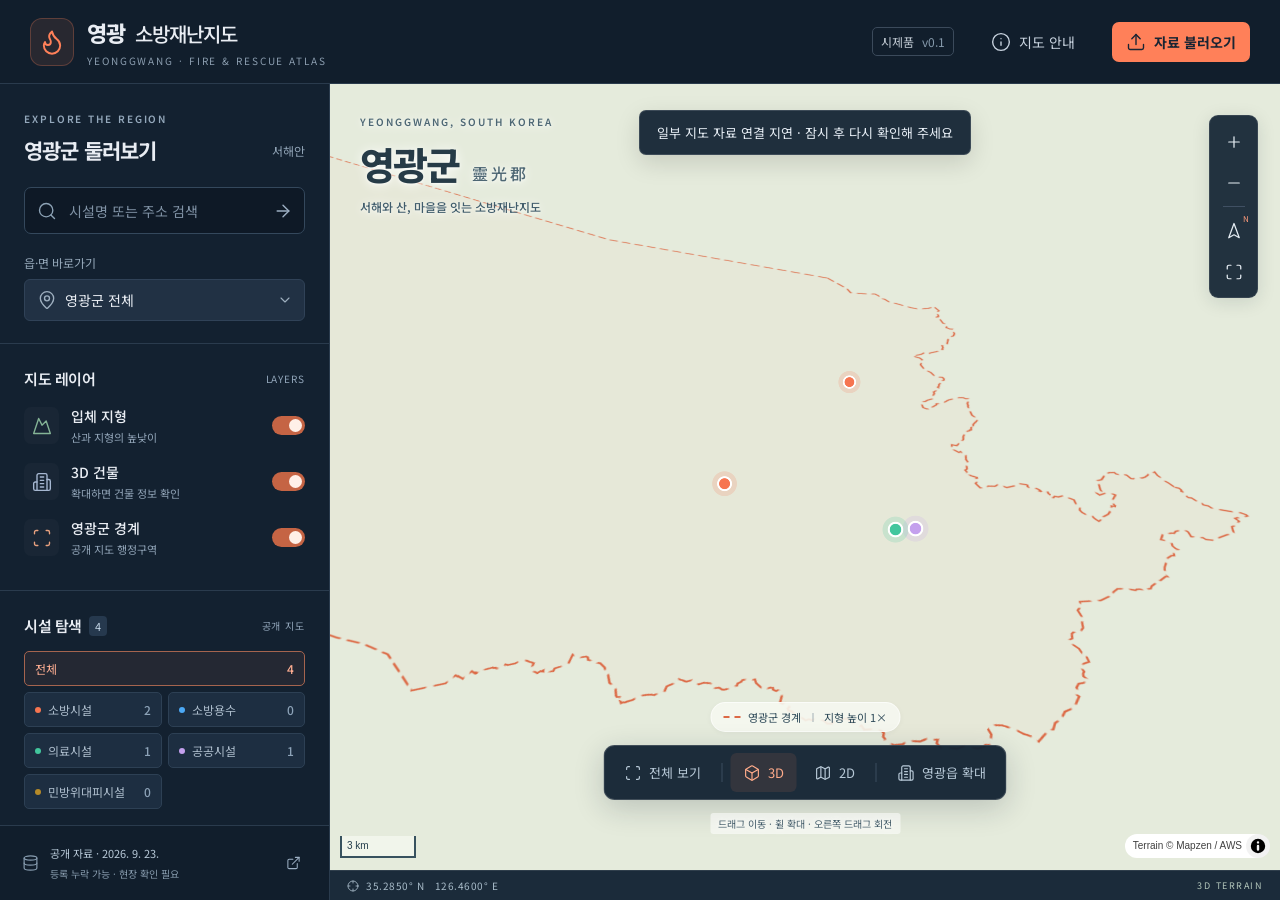
<file: atlas.html>
<!doctype html>
<html lang="ko">
  <head>
    <meta charset="UTF-8" />
    <meta name="viewport" content="width=device-width, initial-scale=1.0" />
    <meta name="theme-color" content="#121e2b" />
    <meta name="description" content="영광군의 지형, 건물과 소방시설을 함께 탐색하는 3D 소방재난지도 시제품" />
    <title>영광 소방재난지도 · YEONGGWANG ATLAS</title>
    <link rel="icon" type="image/svg+xml" href="./favicon.svg" />
    <script type="module" crossorigin src="./assets/atlas-DmpNaq7n.js"></script>
    <link rel="modulepreload" crossorigin href="./assets/data-SANiwDEJ.js">
    <link rel="modulepreload" crossorigin href="./assets/lucide-BBvHu4Dg.js">
    <link rel="stylesheet" crossorigin href="./assets/data-DFvSk16B.css">
    <link rel="stylesheet" crossorigin href="./assets/atlas-B3_RAtGn.css">
  </head>
  <body>
    <div id="app"></div>
  </body>
</html>
</file>
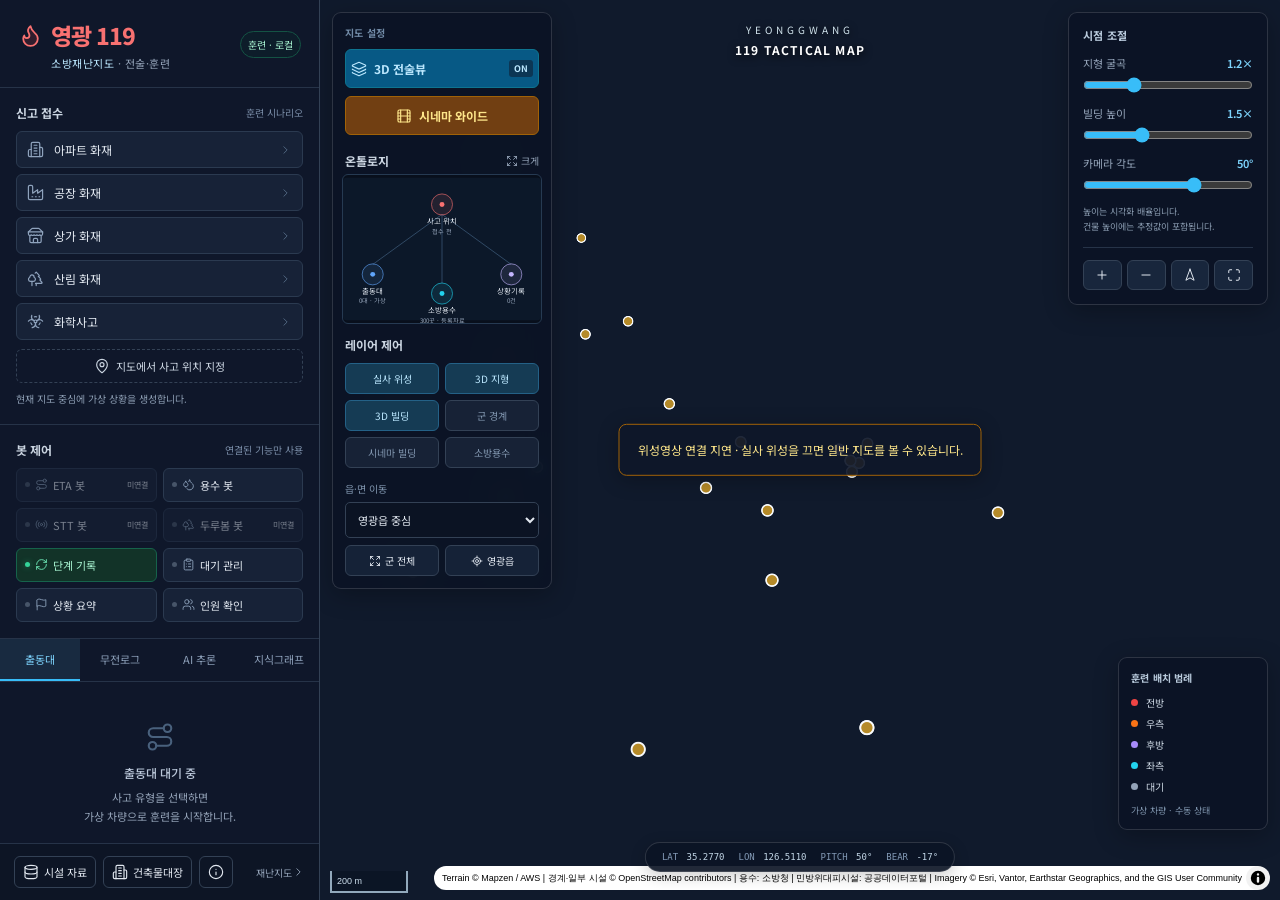
<file: legacy-tactical.html>
<!doctype html><html lang="ko"><head><meta charset="UTF-8"><meta name="viewport" content="width=device-width,initial-scale=1"><meta name="theme-color" content="#121e2b"><title>영광 소방재난지도 · 전술·훈련</title><link rel="icon" type="image/svg+xml" href="./favicon.svg">  <script type="module" crossorigin src="./assets/legacyTactical-Dq6RXsyk.js"></script>
  <link rel="modulepreload" crossorigin href="./assets/data-SANiwDEJ.js">
  <link rel="modulepreload" crossorigin href="./assets/disaster-data-BzEFAUMm.js">
  <link rel="modulepreload" crossorigin href="./assets/building-register-Cu9JhWpi.js">
  <link rel="modulepreload" crossorigin href="./assets/lucide-BBvHu4Dg.js">
  <link rel="stylesheet" crossorigin href="./assets/data-DFvSk16B.css">
  <link rel="stylesheet" crossorigin href="./assets/legacyTactical-CcXcIkit.css">
</head><body><div id="app"></div></body></html>
</file>
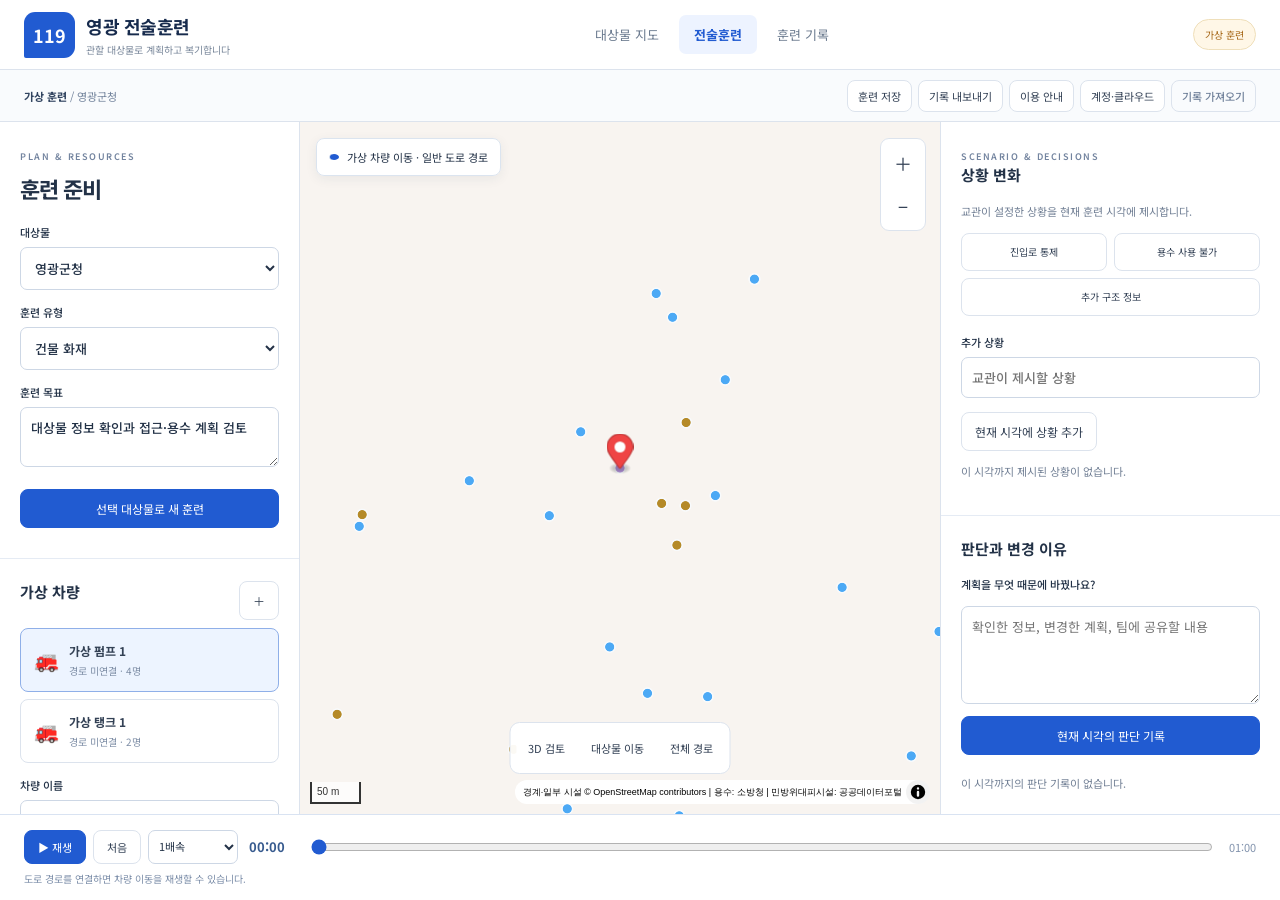
<file: tactical.html>
<!doctype html><html lang="ko"><head><meta charset="UTF-8"><meta name="viewport" content="width=device-width,initial-scale=1"><meta name="theme-color" content="#121e2b"><title>영광 전술훈련 · 계획과 복기</title><link rel="icon" type="image/svg+xml" href="./favicon.svg">  <script type="module" crossorigin src="./assets/tactical-gU9xKY63.js"></script>
  <link rel="modulepreload" crossorigin href="./assets/data-SANiwDEJ.js">
  <link rel="modulepreload" crossorigin href="./assets/disaster-data-BzEFAUMm.js">
  <link rel="modulepreload" crossorigin href="./assets/cloud-records-7QhD1fW4.js">
  <link rel="stylesheet" crossorigin href="./assets/data-DFvSk16B.css">
  <link rel="stylesheet" crossorigin href="./assets/tactical-Bhf662YB.css">
</head><body><div id="app"></div></body></html>
</file>
<file: assets/data-DFvSk16B.css>
.maplibregl-map{font:12px/20px Helvetica Neue,Arial,Helvetica,sans-serif;overflow:hidden;position:relative;-webkit-tap-highlight-color:rgb(0 0 0/0);-webkit-touch-callout:none}.maplibregl-canvas{position:absolute;left:0;top:0}.maplibregl-map:fullscreen{width:100%;height:100%}.maplibregl-ctrl-group button.maplibregl-ctrl-compass{touch-action:none}.maplibregl-canvas-container.maplibregl-interactive,.maplibregl-ctrl-group button.maplibregl-ctrl-compass{cursor:grab;-webkit-user-select:none;-moz-user-select:none;user-select:none}.maplibregl-canvas-container.maplibregl-interactive.maplibregl-track-pointer{cursor:pointer}.maplibregl-canvas-container.maplibregl-interactive:active,.maplibregl-ctrl-group button.maplibregl-ctrl-compass:active{cursor:grabbing}.maplibregl-canvas-container.maplibregl-touch-zoom-rotate,.maplibregl-canvas-container.maplibregl-touch-zoom-rotate .maplibregl-canvas{touch-action:pan-x pan-y}.maplibregl-canvas-container.maplibregl-touch-drag-pan,.maplibregl-canvas-container.maplibregl-touch-drag-pan .maplibregl-canvas{touch-action:pinch-zoom}.maplibregl-canvas-container.maplibregl-touch-zoom-rotate.maplibregl-touch-drag-pan,.maplibregl-canvas-container.maplibregl-touch-zoom-rotate.maplibregl-touch-drag-pan .maplibregl-canvas{touch-action:none}.maplibregl-canvas-container.maplibregl-touch-drag-pan.maplibregl-cooperative-gestures,.maplibregl-canvas-container.maplibregl-touch-drag-pan.maplibregl-cooperative-gestures .maplibregl-canvas{touch-action:pan-x pan-y}.maplibregl-ctrl-bottom-left,.maplibregl-ctrl-bottom-right,.maplibregl-ctrl-top-left,.maplibregl-ctrl-top-right{position:absolute;pointer-events:none;z-index:2}.maplibregl-ctrl-top-left{top:0;left:0}.maplibregl-ctrl-top-right{top:0;right:0}.maplibregl-ctrl-bottom-left{bottom:0;left:0}.maplibregl-ctrl-bottom-right{right:0;bottom:0}.maplibregl-ctrl{clear:both;pointer-events:auto;transform:translate(0)}.maplibregl-ctrl-top-left .maplibregl-ctrl{margin:10px 0 0 10px;float:left}.maplibregl-ctrl-top-right .maplibregl-ctrl{margin:10px 10px 0 0;float:right}.maplibregl-ctrl-bottom-left .maplibregl-ctrl{margin:0 0 10px 10px;float:left}.maplibregl-ctrl-bottom-right .maplibregl-ctrl{margin:0 10px 10px 0;float:right}.maplibregl-ctrl-group{border-radius:4px;background:#fff}.maplibregl-ctrl-group:not(:empty){box-shadow:0 0 0 2px #0000001a}@media(forced-colors:active){.maplibregl-ctrl-group:not(:empty){box-shadow:0 0 0 2px ButtonText}}.maplibregl-ctrl-group button{width:29px;height:29px;display:block;padding:0;outline:none;border:0;box-sizing:border-box;background-color:transparent;cursor:pointer}.maplibregl-ctrl button{-webkit-user-select:none;-moz-user-select:none;user-select:none}.maplibregl-ctrl-group button+button{border-top:1px solid #ddd}.maplibregl-ctrl button .maplibregl-ctrl-icon{display:block;width:100%;height:100%;background-repeat:no-repeat;background-position:50%}@media(forced-colors:active){.maplibregl-ctrl-icon{background-color:transparent}.maplibregl-ctrl-group button+button{border-top:1px solid ButtonText}}.maplibregl-ctrl button::-moz-focus-inner{border:0;padding:0}.maplibregl-ctrl-attrib-button:focus,.maplibregl-ctrl-group button:focus{box-shadow:0 0 2px 2px #0096ff}.maplibregl-ctrl button:disabled{cursor:not-allowed}.maplibregl-ctrl button:disabled .maplibregl-ctrl-icon{opacity:.25}@media(hover:hover){.maplibregl-ctrl button:not(:disabled):hover{background-color:#0000000d}}.maplibregl-ctrl button:not(:disabled):active{background-color:#0000000d}.maplibregl-ctrl-group button:focus:focus-visible{box-shadow:0 0 2px 2px #0096ff}.maplibregl-ctrl-group button:focus:not(:focus-visible){box-shadow:none}.maplibregl-ctrl-group button:focus:first-child{border-radius:4px 4px 0 0}.maplibregl-ctrl-group button:focus:last-child{border-radius:0 0 4px 4px}.maplibregl-ctrl-group button:focus:only-child{border-radius:inherit}.maplibregl-ctrl button.maplibregl-ctrl-zoom-out .maplibregl-ctrl-icon{background-image:url(data:image/svg+xml;charset=utf-8,%3Csvg%20xmlns%3D%22http%3A%2F%2Fwww.w3.org%2F2000%2Fsvg%22%20width%3D%2229%22%20height%3D%2229%22%20fill%3D%22%23333%22%20viewBox%3D%220%200%2029%2029%22%3E%3Cpath%20d%3D%22M10%2013c-.75%200-1.5.75-1.5%201.5S9.25%2016%2010%2016h9c.75%200%201.5-.75%201.5-1.5S19.75%2013%2019%2013z%22%2F%3E%3C%2Fsvg%3E)}.maplibregl-ctrl button.maplibregl-ctrl-zoom-in .maplibregl-ctrl-icon{background-image:url(data:image/svg+xml;charset=utf-8,%3Csvg%20xmlns%3D%22http%3A%2F%2Fwww.w3.org%2F2000%2Fsvg%22%20width%3D%2229%22%20height%3D%2229%22%20fill%3D%22%23333%22%20viewBox%3D%220%200%2029%2029%22%3E%3Cpath%20d%3D%22M14.5%208.5c-.75%200-1.5.75-1.5%201.5v3h-3c-.75%200-1.5.75-1.5%201.5S9.25%2016%2010%2016h3v3c0%20.75.75%201.5%201.5%201.5S16%2019.75%2016%2019v-3h3c.75%200%201.5-.75%201.5-1.5S19.75%2013%2019%2013h-3v-3c0-.75-.75-1.5-1.5-1.5%22%2F%3E%3C%2Fsvg%3E)}@media(forced-colors:active){.maplibregl-ctrl button.maplibregl-ctrl-zoom-out .maplibregl-ctrl-icon{background-image:url(data:image/svg+xml;charset=utf-8,%3Csvg%20xmlns%3D%22http%3A%2F%2Fwww.w3.org%2F2000%2Fsvg%22%20width%3D%2229%22%20height%3D%2229%22%20fill%3D%22%23fff%22%20viewBox%3D%220%200%2029%2029%22%3E%3Cpath%20d%3D%22M10%2013c-.75%200-1.5.75-1.5%201.5S9.25%2016%2010%2016h9c.75%200%201.5-.75%201.5-1.5S19.75%2013%2019%2013z%22%2F%3E%3C%2Fsvg%3E)}.maplibregl-ctrl button.maplibregl-ctrl-zoom-in .maplibregl-ctrl-icon{background-image:url(data:image/svg+xml;charset=utf-8,%3Csvg%20xmlns%3D%22http%3A%2F%2Fwww.w3.org%2F2000%2Fsvg%22%20width%3D%2229%22%20height%3D%2229%22%20fill%3D%22%23fff%22%20viewBox%3D%220%200%2029%2029%22%3E%3Cpath%20d%3D%22M14.5%208.5c-.75%200-1.5.75-1.5%201.5v3h-3c-.75%200-1.5.75-1.5%201.5S9.25%2016%2010%2016h3v3c0%20.75.75%201.5%201.5%201.5S16%2019.75%2016%2019v-3h3c.75%200%201.5-.75%201.5-1.5S19.75%2013%2019%2013h-3v-3c0-.75-.75-1.5-1.5-1.5%22%2F%3E%3C%2Fsvg%3E)}}@media(forced-colors:active)and (prefers-color-scheme:light){.maplibregl-ctrl button.maplibregl-ctrl-zoom-out .maplibregl-ctrl-icon{background-image:url(data:image/svg+xml;charset=utf-8,%3Csvg%20xmlns%3D%22http%3A%2F%2Fwww.w3.org%2F2000%2Fsvg%22%20width%3D%2229%22%20height%3D%2229%22%20viewBox%3D%220%200%2029%2029%22%3E%3Cpath%20d%3D%22M10%2013c-.75%200-1.5.75-1.5%201.5S9.25%2016%2010%2016h9c.75%200%201.5-.75%201.5-1.5S19.75%2013%2019%2013z%22%2F%3E%3C%2Fsvg%3E)}.maplibregl-ctrl button.maplibregl-ctrl-zoom-in .maplibregl-ctrl-icon{background-image:url(data:image/svg+xml;charset=utf-8,%3Csvg%20xmlns%3D%22http%3A%2F%2Fwww.w3.org%2F2000%2Fsvg%22%20width%3D%2229%22%20height%3D%2229%22%20viewBox%3D%220%200%2029%2029%22%3E%3Cpath%20d%3D%22M14.5%208.5c-.75%200-1.5.75-1.5%201.5v3h-3c-.75%200-1.5.75-1.5%201.5S9.25%2016%2010%2016h3v3c0%20.75.75%201.5%201.5%201.5S16%2019.75%2016%2019v-3h3c.75%200%201.5-.75%201.5-1.5S19.75%2013%2019%2013h-3v-3c0-.75-.75-1.5-1.5-1.5%22%2F%3E%3C%2Fsvg%3E)}}.maplibregl-ctrl button.maplibregl-ctrl-fullscreen .maplibregl-ctrl-icon{background-image:url(data:image/svg+xml;charset=utf-8,%3Csvg%20xmlns%3D%22http%3A%2F%2Fwww.w3.org%2F2000%2Fsvg%22%20width%3D%2229%22%20height%3D%2229%22%20fill%3D%22%23333%22%20viewBox%3D%220%200%2029%2029%22%3E%3Cpath%20d%3D%22M24%2016v5.5c0%201.75-.75%202.5-2.5%202.5H16v-1l3-1.5-4-5.5%201-1%205.5%204%201.5-3zM6%2016l1.5%203%205.5-4%201%201-4%205.5%203%201.5v1H7.5C5.75%2024%205%2023.25%205%2021.5V16zm7-11v1l-3%201.5%204%205.5-1%201-5.5-4L6%2013H5V7.5C5%205.75%205.75%205%207.5%205zm11%202.5c0-1.75-.75-2.5-2.5-2.5H16v1l3%201.5-4%205.5%201%201%205.5-4%201.5%203h1z%22%2F%3E%3C%2Fsvg%3E)}.maplibregl-ctrl button.maplibregl-ctrl-shrink .maplibregl-ctrl-icon{background-image:url(data:image/svg+xml;charset=utf-8,%3Csvg%20xmlns%3D%22http%3A%2F%2Fwww.w3.org%2F2000%2Fsvg%22%20width%3D%2229%22%20height%3D%2229%22%20viewBox%3D%220%200%2029%2029%22%3E%3Cpath%20d%3D%22M18.5%2016c-1.75%200-2.5.75-2.5%202.5V24h1l1.5-3%205.5%204%201-1-4-5.5%203-1.5v-1zM13%2018.5c0-1.75-.75-2.5-2.5-2.5H5v1l3%201.5L4%2024l1%201%205.5-4%201.5%203h1zm3-8c0%201.75.75%202.5%202.5%202.5H24v-1l-3-1.5L25%205l-1-1-5.5%204L17%205h-1zM10.5%2013c1.75%200%202.5-.75%202.5-2.5V5h-1l-1.5%203L5%204%204%205l4%205.5L5%2012v1z%22%2F%3E%3C%2Fsvg%3E)}@media(forced-colors:active){.maplibregl-ctrl button.maplibregl-ctrl-fullscreen .maplibregl-ctrl-icon{background-image:url(data:image/svg+xml;charset=utf-8,%3Csvg%20xmlns%3D%22http%3A%2F%2Fwww.w3.org%2F2000%2Fsvg%22%20width%3D%2229%22%20height%3D%2229%22%20fill%3D%22%23fff%22%20viewBox%3D%220%200%2029%2029%22%3E%3Cpath%20d%3D%22M24%2016v5.5c0%201.75-.75%202.5-2.5%202.5H16v-1l3-1.5-4-5.5%201-1%205.5%204%201.5-3zM6%2016l1.5%203%205.5-4%201%201-4%205.5%203%201.5v1H7.5C5.75%2024%205%2023.25%205%2021.5V16zm7-11v1l-3%201.5%204%205.5-1%201-5.5-4L6%2013H5V7.5C5%205.75%205.75%205%207.5%205zm11%202.5c0-1.75-.75-2.5-2.5-2.5H16v1l3%201.5-4%205.5%201%201%205.5-4%201.5%203h1z%22%2F%3E%3C%2Fsvg%3E)}.maplibregl-ctrl button.maplibregl-ctrl-shrink .maplibregl-ctrl-icon{background-image:url(data:image/svg+xml;charset=utf-8,%3Csvg%20xmlns%3D%22http%3A%2F%2Fwww.w3.org%2F2000%2Fsvg%22%20width%3D%2229%22%20height%3D%2229%22%20fill%3D%22%23fff%22%20viewBox%3D%220%200%2029%2029%22%3E%3Cpath%20d%3D%22M18.5%2016c-1.75%200-2.5.75-2.5%202.5V24h1l1.5-3%205.5%204%201-1-4-5.5%203-1.5v-1zM13%2018.5c0-1.75-.75-2.5-2.5-2.5H5v1l3%201.5L4%2024l1%201%205.5-4%201.5%203h1zm3-8c0%201.75.75%202.5%202.5%202.5H24v-1l-3-1.5L25%205l-1-1-5.5%204L17%205h-1zM10.5%2013c1.75%200%202.5-.75%202.5-2.5V5h-1l-1.5%203L5%204%204%205l4%205.5L5%2012v1z%22%2F%3E%3C%2Fsvg%3E)}}@media(forced-colors:active)and (prefers-color-scheme:light){.maplibregl-ctrl button.maplibregl-ctrl-fullscreen .maplibregl-ctrl-icon{background-image:url(data:image/svg+xml;charset=utf-8,%3Csvg%20xmlns%3D%22http%3A%2F%2Fwww.w3.org%2F2000%2Fsvg%22%20width%3D%2229%22%20height%3D%2229%22%20viewBox%3D%220%200%2029%2029%22%3E%3Cpath%20d%3D%22M24%2016v5.5c0%201.75-.75%202.5-2.5%202.5H16v-1l3-1.5-4-5.5%201-1%205.5%204%201.5-3zM6%2016l1.5%203%205.5-4%201%201-4%205.5%203%201.5v1H7.5C5.75%2024%205%2023.25%205%2021.5V16zm7-11v1l-3%201.5%204%205.5-1%201-5.5-4L6%2013H5V7.5C5%205.75%205.75%205%207.5%205zm11%202.5c0-1.75-.75-2.5-2.5-2.5H16v1l3%201.5-4%205.5%201%201%205.5-4%201.5%203h1z%22%2F%3E%3C%2Fsvg%3E)}.maplibregl-ctrl button.maplibregl-ctrl-shrink .maplibregl-ctrl-icon{background-image:url(data:image/svg+xml;charset=utf-8,%3Csvg%20xmlns%3D%22http%3A%2F%2Fwww.w3.org%2F2000%2Fsvg%22%20width%3D%2229%22%20height%3D%2229%22%20viewBox%3D%220%200%2029%2029%22%3E%3Cpath%20d%3D%22M18.5%2016c-1.75%200-2.5.75-2.5%202.5V24h1l1.5-3%205.5%204%201-1-4-5.5%203-1.5v-1zM13%2018.5c0-1.75-.75-2.5-2.5-2.5H5v1l3%201.5L4%2024l1%201%205.5-4%201.5%203h1zm3-8c0%201.75.75%202.5%202.5%202.5H24v-1l-3-1.5L25%205l-1-1-5.5%204L17%205h-1zM10.5%2013c1.75%200%202.5-.75%202.5-2.5V5h-1l-1.5%203L5%204%204%205l4%205.5L5%2012v1z%22%2F%3E%3C%2Fsvg%3E)}}.maplibregl-ctrl button.maplibregl-ctrl-compass .maplibregl-ctrl-icon{background-image:url(data:image/svg+xml;charset=utf-8,%3Csvg%20xmlns%3D%22http%3A%2F%2Fwww.w3.org%2F2000%2Fsvg%22%20width%3D%2229%22%20height%3D%2229%22%20fill%3D%22%23333%22%20viewBox%3D%220%200%2029%2029%22%3E%3Cpath%20d%3D%22m10.5%2014%204-8%204%208z%22%2F%3E%3Cpath%20fill%3D%22%23ccc%22%20d%3D%22m10.5%2016%204%208%204-8z%22%2F%3E%3C%2Fsvg%3E)}@media(forced-colors:active){.maplibregl-ctrl button.maplibregl-ctrl-compass .maplibregl-ctrl-icon{background-image:url(data:image/svg+xml;charset=utf-8,%3Csvg%20xmlns%3D%22http%3A%2F%2Fwww.w3.org%2F2000%2Fsvg%22%20width%3D%2229%22%20height%3D%2229%22%20fill%3D%22%23fff%22%20viewBox%3D%220%200%2029%2029%22%3E%3Cpath%20d%3D%22m10.5%2014%204-8%204%208z%22%2F%3E%3Cpath%20fill%3D%22%23ccc%22%20d%3D%22m10.5%2016%204%208%204-8z%22%2F%3E%3C%2Fsvg%3E)}}@media(forced-colors:active)and (prefers-color-scheme:light){.maplibregl-ctrl button.maplibregl-ctrl-compass .maplibregl-ctrl-icon{background-image:url(data:image/svg+xml;charset=utf-8,%3Csvg%20xmlns%3D%22http%3A%2F%2Fwww.w3.org%2F2000%2Fsvg%22%20width%3D%2229%22%20height%3D%2229%22%20viewBox%3D%220%200%2029%2029%22%3E%3Cpath%20d%3D%22m10.5%2014%204-8%204%208z%22%2F%3E%3Cpath%20fill%3D%22%23ccc%22%20d%3D%22m10.5%2016%204%208%204-8z%22%2F%3E%3C%2Fsvg%3E)}}.maplibregl-ctrl button.maplibregl-ctrl-globe .maplibregl-ctrl-icon{background-image:url(data:image/svg+xml;charset=utf-8,%3Csvg%20xmlns%3D%22http%3A%2F%2Fwww.w3.org%2F2000%2Fsvg%22%20width%3D%2222%22%20height%3D%2222%22%20fill%3D%22none%22%20stroke%3D%22%23333%22%20viewBox%3D%220%200%2022%2022%22%3E%3Ccircle%20cx%3D%2211%22%20cy%3D%2211%22%20r%3D%228.5%22%2F%3E%3Cpath%20d%3D%22M17.5%2011c0%204.819-3.02%208.5-6.5%208.5S4.5%2015.819%204.5%2011%207.52%202.5%2011%202.5s6.5%203.681%206.5%208.5Z%22%2F%3E%3Cpath%20d%3D%22M13.5%2011c0%202.447-.331%204.64-.853%206.206-.262.785-.562%201.384-.872%201.777-.314.399-.58.517-.775.517s-.461-.118-.775-.517c-.31-.393-.61-.992-.872-1.777C8.831%2015.64%208.5%2013.446%208.5%2011s.331-4.64.853-6.206c.262-.785.562-1.384.872-1.777.314-.399.58-.517.775-.517s.461.118.775.517c.31.393.61.992.872%201.777.522%201.565.853%203.76.853%206.206Z%22%2F%3E%3Cpath%20d%3D%22M11%207.5c-1.909%200-3.622-.166-4.845-.428-.616-.132-1.08-.283-1.379-.434a1.3%201.3%200%200%201-.224-.138q.07-.058.224-.138c.299-.151.763-.302%201.379-.434C7.378%205.666%209.091%205.5%2011%205.5s3.622.166%204.845.428c.616.132%201.08.283%201.379.434.105.053.177.1.224.138q-.07.058-.224.138c-.299.151-.763.302-1.379.434-1.223.262-2.936.428-4.845.428Zm0%209c-1.909%200-3.622-.166-4.845-.428-.616-.132-1.08-.283-1.379-.434a1.3%201.3%200%200%201-.224-.138%201.3%201.3%200%200%201%20.224-.138c.299-.151.763-.302%201.379-.434C7.378%2014.666%209.091%2014.5%2011%2014.5s3.622.166%204.845.428c.616.132%201.08.283%201.379.434.105.053.177.1.224.138a1.3%201.3%200%200%201-.224.138c-.299.151-.763.302-1.379.434-1.223.262-2.936.428-4.845.428Zm0-4c-2.46%200-4.672-.222-6.255-.574-.796-.177-1.406-.38-1.805-.59a1.5%201.5%200%200%201-.39-.272.3.3%200%200%201-.047-.064.3.3%200%200%201%20.048-.064c.066-.073.189-.167.389-.272.399-.21%201.009-.413%201.805-.59C6.328%209.722%208.54%209.5%2011%209.5s4.672.222%206.256.574c.795.177%201.405.38%201.804.59.2.105.323.2.39.272a.3.3%200%200%201%20.047.064.3.3%200%200%201-.048.064%201.4%201.4%200%200%201-.389.272c-.399.21-1.009.413-1.804.59-1.584.352-3.796.574-6.256.574Zm-8.501-1.51v.002zm0%20.018v.002zm17.002.002v-.002zm0-.018v-.002z%22%2F%3E%3C%2Fsvg%3E)}.maplibregl-ctrl button.maplibregl-ctrl-globe-enabled .maplibregl-ctrl-icon{background-image:url(data:image/svg+xml;charset=utf-8,%3Csvg%20xmlns%3D%22http%3A%2F%2Fwww.w3.org%2F2000%2Fsvg%22%20width%3D%2222%22%20height%3D%2222%22%20fill%3D%22none%22%20stroke%3D%22%2333b5e5%22%20viewBox%3D%220%200%2022%2022%22%3E%3Ccircle%20cx%3D%2211%22%20cy%3D%2211%22%20r%3D%228.5%22%2F%3E%3Cpath%20d%3D%22M17.5%2011c0%204.819-3.02%208.5-6.5%208.5S4.5%2015.819%204.5%2011%207.52%202.5%2011%202.5s6.5%203.681%206.5%208.5Z%22%2F%3E%3Cpath%20d%3D%22M13.5%2011c0%202.447-.331%204.64-.853%206.206-.262.785-.562%201.384-.872%201.777-.314.399-.58.517-.775.517s-.461-.118-.775-.517c-.31-.393-.61-.992-.872-1.777C8.831%2015.64%208.5%2013.446%208.5%2011s.331-4.64.853-6.206c.262-.785.562-1.384.872-1.777.314-.399.58-.517.775-.517s.461.118.775.517c.31.393.61.992.872%201.777.522%201.565.853%203.76.853%206.206Z%22%2F%3E%3Cpath%20d%3D%22M11%207.5c-1.909%200-3.622-.166-4.845-.428-.616-.132-1.08-.283-1.379-.434a1.3%201.3%200%200%201-.224-.138q.07-.058.224-.138c.299-.151.763-.302%201.379-.434C7.378%205.666%209.091%205.5%2011%205.5s3.622.166%204.845.428c.616.132%201.08.283%201.379.434.105.053.177.1.224.138q-.07.058-.224.138c-.299.151-.763.302-1.379.434-1.223.262-2.936.428-4.845.428Zm0%209c-1.909%200-3.622-.166-4.845-.428-.616-.132-1.08-.283-1.379-.434a1.3%201.3%200%200%201-.224-.138%201.3%201.3%200%200%201%20.224-.138c.299-.151.763-.302%201.379-.434C7.378%2014.666%209.091%2014.5%2011%2014.5s3.622.166%204.845.428c.616.132%201.08.283%201.379.434.105.053.177.1.224.138a1.3%201.3%200%200%201-.224.138c-.299.151-.763.302-1.379.434-1.223.262-2.936.428-4.845.428Zm0-4c-2.46%200-4.672-.222-6.255-.574-.796-.177-1.406-.38-1.805-.59a1.5%201.5%200%200%201-.39-.272.3.3%200%200%201-.047-.064.3.3%200%200%201%20.048-.064c.066-.073.189-.167.389-.272.399-.21%201.009-.413%201.805-.59C6.328%209.722%208.54%209.5%2011%209.5s4.672.222%206.256.574c.795.177%201.405.38%201.804.59.2.105.323.2.39.272a.3.3%200%200%201%20.047.064.3.3%200%200%201-.048.064%201.4%201.4%200%200%201-.389.272c-.399.21-1.009.413-1.804.59-1.584.352-3.796.574-6.256.574Zm-8.501-1.51v.002zm0%20.018v.002zm17.002.002v-.002zm0-.018v-.002z%22%2F%3E%3C%2Fsvg%3E)}.maplibregl-ctrl button.maplibregl-ctrl-terrain .maplibregl-ctrl-icon{background-image:url(data:image/svg+xml;charset=utf-8,%3Csvg%20xmlns%3D%22http%3A%2F%2Fwww.w3.org%2F2000%2Fsvg%22%20width%3D%2222%22%20height%3D%2222%22%20fill%3D%22%23333%22%20viewBox%3D%220%200%2022%2022%22%3E%3Cpath%20d%3D%22m1.754%2013.406%204.453-4.851%203.09%203.09%203.281%203.277.969-.969-3.309-3.312%203.844-4.121%206.148%206.886h1.082v-.855l-7.207-8.07-4.84%205.187L6.169%206.57l-5.48%205.965v.871ZM.688%2016.844h20.625v1.375H.688Zm0%200%22%2F%3E%3C%2Fsvg%3E)}.maplibregl-ctrl button.maplibregl-ctrl-terrain-enabled .maplibregl-ctrl-icon{background-image:url(data:image/svg+xml;charset=utf-8,%3Csvg%20xmlns%3D%22http%3A%2F%2Fwww.w3.org%2F2000%2Fsvg%22%20width%3D%2222%22%20height%3D%2222%22%20fill%3D%22%2333b5e5%22%20viewBox%3D%220%200%2022%2022%22%3E%3Cpath%20d%3D%22m1.754%2013.406%204.453-4.851%203.09%203.09%203.281%203.277.969-.969-3.309-3.312%203.844-4.121%206.148%206.886h1.082v-.855l-7.207-8.07-4.84%205.187L6.169%206.57l-5.48%205.965v.871ZM.688%2016.844h20.625v1.375H.688Zm0%200%22%2F%3E%3C%2Fsvg%3E)}.maplibregl-ctrl button.maplibregl-ctrl-geolocate .maplibregl-ctrl-icon{background-image:url(data:image/svg+xml;charset=utf-8,%3Csvg%20xmlns%3D%22http%3A%2F%2Fwww.w3.org%2F2000%2Fsvg%22%20width%3D%2229%22%20height%3D%2229%22%20fill%3D%22%23333%22%20viewBox%3D%220%200%2020%2020%22%3E%3Cpath%20d%3D%22M10%204C9%204%209%205%209%205v.1A5%205%200%200%200%205.1%209H5s-1%200-1%201%201%201%201%201h.1A5%205%200%200%200%209%2014.9v.1s0%201%201%201%201-1%201-1v-.1a5%205%200%200%200%203.9-3.9h.1s1%200%201-1-1-1-1-1h-.1A5%205%200%200%200%2011%205.1V5s0-1-1-1m0%202.5a3.5%203.5%200%201%201%200%207%203.5%203.5%200%201%201%200-7%22%2F%3E%3Ccircle%20cx%3D%2210%22%20cy%3D%2210%22%20r%3D%222%22%2F%3E%3C%2Fsvg%3E)}.maplibregl-ctrl button.maplibregl-ctrl-geolocate:disabled .maplibregl-ctrl-icon{background-image:url(data:image/svg+xml;charset=utf-8,%3Csvg%20xmlns%3D%22http%3A%2F%2Fwww.w3.org%2F2000%2Fsvg%22%20width%3D%2229%22%20height%3D%2229%22%20fill%3D%22%23aaa%22%20viewBox%3D%220%200%2020%2020%22%3E%3Cpath%20d%3D%22M10%204C9%204%209%205%209%205v.1A5%205%200%200%200%205.1%209H5s-1%200-1%201%201%201%201%201h.1A5%205%200%200%200%209%2014.9v.1s0%201%201%201%201-1%201-1v-.1a5%205%200%200%200%203.9-3.9h.1s1%200%201-1-1-1-1-1h-.1A5%205%200%200%200%2011%205.1V5s0-1-1-1m0%202.5a3.5%203.5%200%201%201%200%207%203.5%203.5%200%201%201%200-7%22%2F%3E%3Ccircle%20cx%3D%2210%22%20cy%3D%2210%22%20r%3D%222%22%2F%3E%3Cpath%20fill%3D%22red%22%20d%3D%22m14%205%201%201-9%209-1-1z%22%2F%3E%3C%2Fsvg%3E)}.maplibregl-ctrl button.maplibregl-ctrl-geolocate.maplibregl-ctrl-geolocate-active .maplibregl-ctrl-icon{background-image:url(data:image/svg+xml;charset=utf-8,%3Csvg%20xmlns%3D%22http%3A%2F%2Fwww.w3.org%2F2000%2Fsvg%22%20width%3D%2229%22%20height%3D%2229%22%20fill%3D%22%2333b5e5%22%20viewBox%3D%220%200%2020%2020%22%3E%3Cpath%20d%3D%22M10%204C9%204%209%205%209%205v.1A5%205%200%200%200%205.1%209H5s-1%200-1%201%201%201%201%201h.1A5%205%200%200%200%209%2014.9v.1s0%201%201%201%201-1%201-1v-.1a5%205%200%200%200%203.9-3.9h.1s1%200%201-1-1-1-1-1h-.1A5%205%200%200%200%2011%205.1V5s0-1-1-1m0%202.5a3.5%203.5%200%201%201%200%207%203.5%203.5%200%201%201%200-7%22%2F%3E%3Ccircle%20cx%3D%2210%22%20cy%3D%2210%22%20r%3D%222%22%2F%3E%3C%2Fsvg%3E)}.maplibregl-ctrl button.maplibregl-ctrl-geolocate.maplibregl-ctrl-geolocate-active-error .maplibregl-ctrl-icon{background-image:url(data:image/svg+xml;charset=utf-8,%3Csvg%20xmlns%3D%22http%3A%2F%2Fwww.w3.org%2F2000%2Fsvg%22%20width%3D%2229%22%20height%3D%2229%22%20fill%3D%22%23e58978%22%20viewBox%3D%220%200%2020%2020%22%3E%3Cpath%20d%3D%22M10%204C9%204%209%205%209%205v.1A5%205%200%200%200%205.1%209H5s-1%200-1%201%201%201%201%201h.1A5%205%200%200%200%209%2014.9v.1s0%201%201%201%201-1%201-1v-.1a5%205%200%200%200%203.9-3.9h.1s1%200%201-1-1-1-1-1h-.1A5%205%200%200%200%2011%205.1V5s0-1-1-1m0%202.5a3.5%203.5%200%201%201%200%207%203.5%203.5%200%201%201%200-7%22%2F%3E%3Ccircle%20cx%3D%2210%22%20cy%3D%2210%22%20r%3D%222%22%2F%3E%3C%2Fsvg%3E)}.maplibregl-ctrl button.maplibregl-ctrl-geolocate.maplibregl-ctrl-geolocate-background .maplibregl-ctrl-icon{background-image:url(data:image/svg+xml;charset=utf-8,%3Csvg%20xmlns%3D%22http%3A%2F%2Fwww.w3.org%2F2000%2Fsvg%22%20width%3D%2229%22%20height%3D%2229%22%20fill%3D%22%2333b5e5%22%20viewBox%3D%220%200%2020%2020%22%3E%3Cpath%20d%3D%22M10%204C9%204%209%205%209%205v.1A5%205%200%200%200%205.1%209H5s-1%200-1%201%201%201%201%201h.1A5%205%200%200%200%209%2014.9v.1s0%201%201%201%201-1%201-1v-.1a5%205%200%200%200%203.9-3.9h.1s1%200%201-1-1-1-1-1h-.1A5%205%200%200%200%2011%205.1V5s0-1-1-1m0%202.5a3.5%203.5%200%201%201%200%207%203.5%203.5%200%201%201%200-7%22%2F%3E%3C%2Fsvg%3E)}.maplibregl-ctrl button.maplibregl-ctrl-geolocate.maplibregl-ctrl-geolocate-background-error .maplibregl-ctrl-icon{background-image:url(data:image/svg+xml;charset=utf-8,%3Csvg%20xmlns%3D%22http%3A%2F%2Fwww.w3.org%2F2000%2Fsvg%22%20width%3D%2229%22%20height%3D%2229%22%20fill%3D%22%23e54e33%22%20viewBox%3D%220%200%2020%2020%22%3E%3Cpath%20d%3D%22M10%204C9%204%209%205%209%205v.1A5%205%200%200%200%205.1%209H5s-1%200-1%201%201%201%201%201h.1A5%205%200%200%200%209%2014.9v.1s0%201%201%201%201-1%201-1v-.1a5%205%200%200%200%203.9-3.9h.1s1%200%201-1-1-1-1-1h-.1A5%205%200%200%200%2011%205.1V5s0-1-1-1m0%202.5a3.5%203.5%200%201%201%200%207%203.5%203.5%200%201%201%200-7%22%2F%3E%3C%2Fsvg%3E)}.maplibregl-ctrl button.maplibregl-ctrl-geolocate.maplibregl-ctrl-geolocate-waiting .maplibregl-ctrl-icon{animation:maplibregl-spin 2s linear infinite}@media(forced-colors:active){.maplibregl-ctrl button.maplibregl-ctrl-geolocate .maplibregl-ctrl-icon{background-image:url(data:image/svg+xml;charset=utf-8,%3Csvg%20xmlns%3D%22http%3A%2F%2Fwww.w3.org%2F2000%2Fsvg%22%20width%3D%2229%22%20height%3D%2229%22%20fill%3D%22%23fff%22%20viewBox%3D%220%200%2020%2020%22%3E%3Cpath%20d%3D%22M10%204C9%204%209%205%209%205v.1A5%205%200%200%200%205.1%209H5s-1%200-1%201%201%201%201%201h.1A5%205%200%200%200%209%2014.9v.1s0%201%201%201%201-1%201-1v-.1a5%205%200%200%200%203.9-3.9h.1s1%200%201-1-1-1-1-1h-.1A5%205%200%200%200%2011%205.1V5s0-1-1-1m0%202.5a3.5%203.5%200%201%201%200%207%203.5%203.5%200%201%201%200-7%22%2F%3E%3Ccircle%20cx%3D%2210%22%20cy%3D%2210%22%20r%3D%222%22%2F%3E%3C%2Fsvg%3E)}.maplibregl-ctrl button.maplibregl-ctrl-geolocate:disabled .maplibregl-ctrl-icon{background-image:url(data:image/svg+xml;charset=utf-8,%3Csvg%20xmlns%3D%22http%3A%2F%2Fwww.w3.org%2F2000%2Fsvg%22%20width%3D%2229%22%20height%3D%2229%22%20fill%3D%22%23999%22%20viewBox%3D%220%200%2020%2020%22%3E%3Cpath%20d%3D%22M10%204C9%204%209%205%209%205v.1A5%205%200%200%200%205.1%209H5s-1%200-1%201%201%201%201%201h.1A5%205%200%200%200%209%2014.9v.1s0%201%201%201%201-1%201-1v-.1a5%205%200%200%200%203.9-3.9h.1s1%200%201-1-1-1-1-1h-.1A5%205%200%200%200%2011%205.1V5s0-1-1-1m0%202.5a3.5%203.5%200%201%201%200%207%203.5%203.5%200%201%201%200-7%22%2F%3E%3Ccircle%20cx%3D%2210%22%20cy%3D%2210%22%20r%3D%222%22%2F%3E%3Cpath%20fill%3D%22red%22%20d%3D%22m14%205%201%201-9%209-1-1z%22%2F%3E%3C%2Fsvg%3E)}.maplibregl-ctrl button.maplibregl-ctrl-geolocate.maplibregl-ctrl-geolocate-active .maplibregl-ctrl-icon{background-image:url(data:image/svg+xml;charset=utf-8,%3Csvg%20xmlns%3D%22http%3A%2F%2Fwww.w3.org%2F2000%2Fsvg%22%20width%3D%2229%22%20height%3D%2229%22%20fill%3D%22%2333b5e5%22%20viewBox%3D%220%200%2020%2020%22%3E%3Cpath%20d%3D%22M10%204C9%204%209%205%209%205v.1A5%205%200%200%200%205.1%209H5s-1%200-1%201%201%201%201%201h.1A5%205%200%200%200%209%2014.9v.1s0%201%201%201%201-1%201-1v-.1a5%205%200%200%200%203.9-3.9h.1s1%200%201-1-1-1-1-1h-.1A5%205%200%200%200%2011%205.1V5s0-1-1-1m0%202.5a3.5%203.5%200%201%201%200%207%203.5%203.5%200%201%201%200-7%22%2F%3E%3Ccircle%20cx%3D%2210%22%20cy%3D%2210%22%20r%3D%222%22%2F%3E%3C%2Fsvg%3E)}.maplibregl-ctrl button.maplibregl-ctrl-geolocate.maplibregl-ctrl-geolocate-active-error .maplibregl-ctrl-icon{background-image:url(data:image/svg+xml;charset=utf-8,%3Csvg%20xmlns%3D%22http%3A%2F%2Fwww.w3.org%2F2000%2Fsvg%22%20width%3D%2229%22%20height%3D%2229%22%20fill%3D%22%23e58978%22%20viewBox%3D%220%200%2020%2020%22%3E%3Cpath%20d%3D%22M10%204C9%204%209%205%209%205v.1A5%205%200%200%200%205.1%209H5s-1%200-1%201%201%201%201%201h.1A5%205%200%200%200%209%2014.9v.1s0%201%201%201%201-1%201-1v-.1a5%205%200%200%200%203.9-3.9h.1s1%200%201-1-1-1-1-1h-.1A5%205%200%200%200%2011%205.1V5s0-1-1-1m0%202.5a3.5%203.5%200%201%201%200%207%203.5%203.5%200%201%201%200-7%22%2F%3E%3Ccircle%20cx%3D%2210%22%20cy%3D%2210%22%20r%3D%222%22%2F%3E%3C%2Fsvg%3E)}.maplibregl-ctrl button.maplibregl-ctrl-geolocate.maplibregl-ctrl-geolocate-background .maplibregl-ctrl-icon{background-image:url(data:image/svg+xml;charset=utf-8,%3Csvg%20xmlns%3D%22http%3A%2F%2Fwww.w3.org%2F2000%2Fsvg%22%20width%3D%2229%22%20height%3D%2229%22%20fill%3D%22%2333b5e5%22%20viewBox%3D%220%200%2020%2020%22%3E%3Cpath%20d%3D%22M10%204C9%204%209%205%209%205v.1A5%205%200%200%200%205.1%209H5s-1%200-1%201%201%201%201%201h.1A5%205%200%200%200%209%2014.9v.1s0%201%201%201%201-1%201-1v-.1a5%205%200%200%200%203.9-3.9h.1s1%200%201-1-1-1-1-1h-.1A5%205%200%200%200%2011%205.1V5s0-1-1-1m0%202.5a3.5%203.5%200%201%201%200%207%203.5%203.5%200%201%201%200-7%22%2F%3E%3C%2Fsvg%3E)}.maplibregl-ctrl button.maplibregl-ctrl-geolocate.maplibregl-ctrl-geolocate-background-error .maplibregl-ctrl-icon{background-image:url(data:image/svg+xml;charset=utf-8,%3Csvg%20xmlns%3D%22http%3A%2F%2Fwww.w3.org%2F2000%2Fsvg%22%20width%3D%2229%22%20height%3D%2229%22%20fill%3D%22%23e54e33%22%20viewBox%3D%220%200%2020%2020%22%3E%3Cpath%20d%3D%22M10%204C9%204%209%205%209%205v.1A5%205%200%200%200%205.1%209H5s-1%200-1%201%201%201%201%201h.1A5%205%200%200%200%209%2014.9v.1s0%201%201%201%201-1%201-1v-.1a5%205%200%200%200%203.9-3.9h.1s1%200%201-1-1-1-1-1h-.1A5%205%200%200%200%2011%205.1V5s0-1-1-1m0%202.5a3.5%203.5%200%201%201%200%207%203.5%203.5%200%201%201%200-7%22%2F%3E%3C%2Fsvg%3E)}}@media(forced-colors:active)and (prefers-color-scheme:light){.maplibregl-ctrl button.maplibregl-ctrl-geolocate .maplibregl-ctrl-icon{background-image:url(data:image/svg+xml;charset=utf-8,%3Csvg%20xmlns%3D%22http%3A%2F%2Fwww.w3.org%2F2000%2Fsvg%22%20width%3D%2229%22%20height%3D%2229%22%20viewBox%3D%220%200%2020%2020%22%3E%3Cpath%20d%3D%22M10%204C9%204%209%205%209%205v.1A5%205%200%200%200%205.1%209H5s-1%200-1%201%201%201%201%201h.1A5%205%200%200%200%209%2014.9v.1s0%201%201%201%201-1%201-1v-.1a5%205%200%200%200%203.9-3.9h.1s1%200%201-1-1-1-1-1h-.1A5%205%200%200%200%2011%205.1V5s0-1-1-1m0%202.5a3.5%203.5%200%201%201%200%207%203.5%203.5%200%201%201%200-7%22%2F%3E%3Ccircle%20cx%3D%2210%22%20cy%3D%2210%22%20r%3D%222%22%2F%3E%3C%2Fsvg%3E)}.maplibregl-ctrl button.maplibregl-ctrl-geolocate:disabled .maplibregl-ctrl-icon{background-image:url(data:image/svg+xml;charset=utf-8,%3Csvg%20xmlns%3D%22http%3A%2F%2Fwww.w3.org%2F2000%2Fsvg%22%20width%3D%2229%22%20height%3D%2229%22%20fill%3D%22%23666%22%20viewBox%3D%220%200%2020%2020%22%3E%3Cpath%20d%3D%22M10%204C9%204%209%205%209%205v.1A5%205%200%200%200%205.1%209H5s-1%200-1%201%201%201%201%201h.1A5%205%200%200%200%209%2014.9v.1s0%201%201%201%201-1%201-1v-.1a5%205%200%200%200%203.9-3.9h.1s1%200%201-1-1-1-1-1h-.1A5%205%200%200%200%2011%205.1V5s0-1-1-1m0%202.5a3.5%203.5%200%201%201%200%207%203.5%203.5%200%201%201%200-7%22%2F%3E%3Ccircle%20cx%3D%2210%22%20cy%3D%2210%22%20r%3D%222%22%2F%3E%3Cpath%20fill%3D%22red%22%20d%3D%22m14%205%201%201-9%209-1-1z%22%2F%3E%3C%2Fsvg%3E)}}@keyframes maplibregl-spin{0%{transform:rotate(0)}to{transform:rotate(1turn)}}a.maplibregl-ctrl-logo{width:88px;height:23px;margin:0 0 -4px -4px;display:block;background-repeat:no-repeat;cursor:pointer;overflow:hidden;background-image:url("data:image/svg+xml;charset=utf-8,%3Csvg%20xmlns%3D%22http%3A%2F%2Fwww.w3.org%2F2000%2Fsvg%22%20width%3D%2288%22%20height%3D%2223%22%20fill%3D%22none%22%3E%3Cpath%20fill%3D%22%23000%22%20fill-opacity%3D%22.4%22%20fill-rule%3D%22evenodd%22%20d%3D%22M17.408%2016.796h-1.827l2.501-12.095h.198l3.324%206.533.988%202.19.988-2.19%203.258-6.533h.181l2.6%2012.095h-1.81l-1.218-5.644-.362-1.71-.658%201.71-2.929%205.644h-.098l-2.914-5.644-.757-1.71-.345%201.71zm1.958-3.42-.726%203.663a1.255%201.255%200%200%201-1.232%201.011h-1.827a1.255%201.255%200%200%201-1.229-1.509l2.501-12.095a1.255%201.255%200%200%201%201.23-1.001h.197a1.25%201.25%200%200%201%201.12.685l3.19%206.273%203.125-6.263a1.25%201.25%200%200%201%201.123-.695h.181a1.255%201.255%200%200%201%201.227.991l1.443%206.71a5%205%200%200%201%20.314-.787l.009-.016a4.6%204.6%200%200%201%201.777-1.887c.782-.46%201.668-.667%202.611-.667a4.6%204.6%200%200%201%201.7.32l.306.134c.21-.16.474-.256.759-.256h1.694a1.255%201.255%200%200%201%201.212.925%201.255%201.255%200%200%201%201.212-.925h1.711c.284%200%20.545.094.755.252.613-.3%201.312-.45%202.075-.45%201.356%200%202.557.445%203.482%201.4q.47.48.763%201.064V4.701a1.255%201.255%200%200%201%201.255-1.255h1.86A1.255%201.255%200%200%201%2054.44%204.7v9.194h2.217c.19%200%20.37.043.532.118v-4.77c0-.356.147-.678.385-.906a2.42%202.42%200%200%201-.682-1.71c0-.665.267-1.253.735-1.7a2.45%202.45%200%200%201%201.722-.674%202.43%202.43%200%200%201%201.705.675q.318.302.504.683V4.7a1.255%201.255%200%200%201%201.255-1.255h1.744A1.255%201.255%200%200%201%2065.812%204.7v3.335a4.8%204.8%200%200%201%201.526-.246c.938%200%201.817.214%202.59.69a4.47%204.47%200%200%201%201.67%201.743v-.98a1.255%201.255%200%200%201%201.256-1.256h1.777c.233%200%20.451.064.639.174a3.4%203.4%200%200%201%201.567-.372c.346%200%20.861.02%201.285.232a1.25%201.25%200%200%201%20.689%201.004%204.7%204.7%200%200%201%20.853-.588c.795-.44%201.675-.647%202.61-.647%201.385%200%202.65.39%203.525%201.396.836.938%201.168%202.173%201.168%203.528q-.001.515-.056%201.051a1.255%201.255%200%200%201-.947%201.09l.408.952a1.255%201.255%200%200%201-.477%201.552c-.418.268-.92.463-1.458.612-.613.171-1.304.244-2.049.244-1.06%200-2.043-.207-2.886-.698l-.015-.008c-.798-.48-1.419-1.135-1.818-1.963l-.004-.008a5.8%205.8%200%200%201-.548-2.512q0-.429.053-.843a1.3%201.3%200%200%201-.333-.086l-.166-.004c-.223%200-.426.062-.643.228-.03.024-.142.139-.142.59v3.883a1.255%201.255%200%200%201-1.256%201.256h-1.777a1.255%201.255%200%200%201-1.256-1.256V15.69l-.032.057a4.8%204.8%200%200%201-1.86%201.833%205.04%205.04%200%200%201-2.484.634%204.5%204.5%200%200%201-1.935-.424%201.25%201.25%200%200%201-.764.258h-1.71a1.255%201.255%200%200%201-1.256-1.255V7.687a2.4%202.4%200%200%201-.428.625c.253.23.412.561.412.93v7.553a1.255%201.255%200%200%201-1.256%201.255h-1.843a1.25%201.25%200%200%201-.894-.373c-.228.23-.544.373-.894.373H51.32a1.255%201.255%200%200%201-1.256-1.255v-1.251l-.061.117a4.7%204.7%200%200%201-1.782%201.884%204.77%204.77%200%200%201-2.485.67%205.6%205.6%200%200%201-1.485-.188l.009%202.764a1.255%201.255%200%200%201-1.255%201.259h-1.729a1.255%201.255%200%200%201-1.255-1.255v-3.537a1.255%201.255%200%200%201-1.167.793h-1.679a1.25%201.25%200%200%201-.77-.263%204.5%204.5%200%200%201-1.945.429c-.885%200-1.724-.21-2.495-.632l-.017-.01a5%205%200%200%201-1.081-.836%201.255%201.255%200%200%201-1.254%201.312h-1.81a1.255%201.255%200%200%201-1.228-.99l-.782-3.625-2.044%203.939a1.25%201.25%200%200%201-1.115.676h-.098a1.25%201.25%200%200%201-1.116-.68l-2.061-3.994zM35.92%2016.63l.207-.114.223-.15q.493-.356.735-.785l.061-.118.033%201.332h1.678V9.242h-1.694l-.033%201.267q-.133-.329-.526-.658l-.032-.028a3.2%203.2%200%200%200-.668-.428l-.27-.12a3.3%203.3%200%200%200-1.235-.23q-1.136-.001-1.974.493a3.36%203.36%200%200%200-1.3%201.382q-.445.89-.444%202.074%200%201.2.51%202.107a3.8%203.8%200%200%200%201.382%201.381%203.9%203.9%200%200%200%201.893.477q.795%200%201.455-.33zm-2.789-5.38q-.576.675-.575%201.762%200%201.102.559%201.794.576.675%201.645.675a2.25%202.25%200%200%200%20.934-.19%202.2%202.2%200%200%200%20.468-.29l.178-.161a2.2%202.2%200%200%200%20.397-.561q.244-.5.244-1.15v-.115q0-.708-.296-1.267l-.043-.077a2.2%202.2%200%200%200-.633-.709l-.13-.086-.047-.028a2.1%202.1%200%200%200-1.073-.285q-1.052%200-1.629.692zm2.316%202.706c.163-.17.28-.407.28-.83v-.114c0-.292-.06-.508-.15-.68a.96.96%200%200%200-.353-.389.85.85%200%200%200-.464-.127c-.4%200-.56.114-.664.239l-.01.012c-.148.174-.275.45-.275.945%200%20.506.122.801.27.99.097.11.266.224.68.224.303%200%20.504-.09.687-.269zm7.545%201.705a2.6%202.6%200%200%200%20.331.423q.319.33.755.548l.173.074q.65.255%201.49.255%201.02%200%201.844-.493a3.45%203.45%200%200%200%201.316-1.4q.493-.904.493-2.089%200-1.909-.988-2.913-.988-1.02-2.584-1.02-.898%200-1.575.347a3%203%200%200%200-.415.262l-.199.166a3.4%203.4%200%200%200-.64.82V9.242h-1.712v11.553h1.729l-.017-5.134zm.53-1.138q.206.29.48.5l.155.11.053.034q.51.296%201.119.297%201.07%200%201.645-.675.577-.69.576-1.762%200-1.119-.576-1.777-.558-.675-1.645-.675-.435%200-.835.16a2%202%200%200%200-.284.136%202%202%200%200%200-.363.254%202.2%202.2%200%200%200-.46.569l-.082.162a2.6%202.6%200%200%200-.213%201.072v.115q0%20.707.296%201.267l.135.211zm.964-.818a1.1%201.1%200%200%200%20.367.385.94.94%200%200%200%20.476.118c.423%200%20.59-.117.687-.23.159-.194.28-.478.28-.95%200-.53-.133-.8-.266-.952l-.021-.025c-.078-.094-.231-.221-.68-.221a1%201%200%200%200-.503.135l-.012.007a.86.86%200%200%200-.335.343c-.073.133-.132.324-.132.614v.115a1.4%201.4%200%200%200%20.14.66zm15.7-6.222q.347-.346.346-.856a1.05%201.05%200%200%200-.345-.79%201.18%201.18%200%200%200-.84-.329q-.51%200-.855.33a1.05%201.05%200%200%200-.346.79q0%20.51.346.855.345.346.856.346.51%200%20.839-.346zm4.337%209.314.033-1.332q.191.403.59.747l.098.081a4%204%200%200%200%20.316.224l.223.122a3.2%203.2%200%200%200%201.44.322%203.8%203.8%200%200%200%201.875-.477%203.5%203.5%200%200%200%201.382-1.366q.527-.89.526-2.09%200-1.184-.444-2.073a3.24%203.24%200%200%200-1.283-1.399q-.823-.51-1.942-.51a3.5%203.5%200%200%200-1.527.344l-.086.043-.165.09a3%203%200%200%200-.33.214q-.432.315-.656.707a2%202%200%200%200-.099.198l.082-1.283V4.701h-1.744v12.095zm.473-2.509a2.5%202.5%200%200%200%20.566.7q.117.098.245.18l.144.08a2.1%202.1%200%200%200%20.975.232q1.07%200%201.645-.675.576-.69.576-1.778%200-1.102-.576-1.777-.56-.691-1.645-.692a2.2%202.2%200%200%200-1.015.235q-.22.113-.415.282l-.15.142a2.1%202.1%200%200%200-.42.594q-.223.479-.223%201.1v.115q0%20.705.293%201.26zm2.616-.293c.157-.191.28-.479.28-.967%200-.51-.13-.79-.276-.961l-.021-.026c-.082-.1-.232-.225-.67-.225a.87.87%200%200%200-.681.279l-.012.011c-.154.155-.274.38-.274.807v.115c0%20.285.057.499.144.669a1.1%201.1%200%200%200%20.367.405c.137.082.28.123.455.123.423%200%20.59-.118.686-.23zm8.266-3.013q.345-.13.724-.14l.069-.002q.493%200%20.642.099l.247-1.794q-.196-.099-.717-.099a2.3%202.3%200%200%200-.545.063%202%202%200%200%200-.411.148%202.2%202.2%200%200%200-.4.249%202.5%202.5%200%200%200-.485.499%202.7%202.7%200%200%200-.32.581l-.05.137v-1.48h-1.778v7.553h1.777v-3.884q0-.546.159-.943a1.5%201.5%200%200%201%20.466-.636%202.5%202.5%200%200%201%20.399-.253%202%202%200%200%201%20.224-.099zm9.784%202.656.05-.922q0-1.743-.856-2.698-.838-.97-2.584-.97-1.119-.001-2.007.493a3.46%203.46%200%200%200-1.4%201.382q-.493.906-.493%202.106%200%201.07.428%201.975.428.89%201.332%201.432.906.526%202.255.526.973%200%201.668-.185l.044-.012.135-.04q.613-.184.984-.421l-.542-1.267q-.3.162-.642.274l-.297.087q-.51.131-1.3.131-.954%200-1.497-.444a1.6%201.6%200%200%201-.192-.193q-.366-.44-.512-1.234l-.004-.021zm-5.427-1.256-.003.022h3.752v-.138q-.011-.727-.288-1.118a1%201%200%200%200-.156-.176q-.46-.428-1.316-.428-.986%200-1.494.604-.379.45-.494%201.234zm-27.053%202.77V4.7h-1.86v12.095h5.333V15.15zm7.103-5.908v7.553h-1.843V9.242h1.843z%22%2F%3E%3Cpath%20fill%3D%22%23fff%22%20d%3D%22m19.63%2011.151-.757-1.71-.345%201.71-1.12%205.644h-1.827L18.083%204.7h.197l3.325%206.533.988%202.19.988-2.19L26.839%204.7h.181l2.6%2012.095h-1.81l-1.218-5.644-.362-1.71-.658%201.71-2.93%205.644h-.098l-2.913-5.644zm14.836%205.81q-1.02%200-1.893-.478a3.8%203.8%200%200%201-1.381-1.382q-.51-.906-.51-2.106%200-1.185.444-2.074a3.36%203.36%200%200%201%201.3-1.382q.839-.494%201.974-.494a3.3%203.3%200%200%201%201.234.231%203.3%203.3%200%200%201%20.97.575q.396.33.527.659l.033-1.267h1.694v7.553H37.18l-.033-1.332q-.279.593-1.02%201.053a3.17%203.17%200%200%201-1.662.444zm.296-1.482q.938%200%201.58-.642.642-.66.642-1.711v-.115q0-.708-.296-1.267a2.2%202.2%200%200%200-.807-.872%202.1%202.1%200%200%200-1.119-.313q-1.053%200-1.629.692-.575.675-.575%201.76%200%201.103.559%201.795.577.675%201.645.675zm6.521-6.237h1.711v1.4q.906-1.597%202.83-1.597%201.596%200%202.584%201.02.988%201.005.988%202.914%200%201.185-.493%202.09a3.46%203.46%200%200%201-1.316%201.399%203.5%203.5%200%200%201-1.844.493q-.954%200-1.662-.329a2.67%202.67%200%200%201-1.086-.97l.017%205.134h-1.728zm4.048%206.22q1.07%200%201.645-.674.577-.69.576-1.762%200-1.119-.576-1.777-.558-.675-1.645-.675-.592%200-1.12.296-.51.28-.822.823-.296.527-.296%201.234v.115q0%20.708.296%201.267.313.543.823.855.51.296%201.119.297z%22%2F%3E%3Cpath%20fill%3D%22%23e1e3e9%22%20d%3D%22M51.325%204.7h1.86v10.45h3.473v1.646h-5.333zm7.12%204.542h1.843v7.553h-1.843zm.905-1.415a1.16%201.16%200%200%201-.856-.346%201.17%201.17%200%200%201-.346-.856%201.05%201.05%200%200%201%20.346-.79q.346-.329.856-.329.494%200%20.839.33a1.05%201.05%200%200%201%20.345.79%201.16%201.16%200%200%201-.345.855q-.33.346-.84.346zm7.875%209.133a3.17%203.17%200%200%201-1.662-.444q-.723-.46-1.004-1.053l-.033%201.332h-1.71V4.701h1.743v4.657l-.082%201.283q.279-.658%201.086-1.119a3.5%203.5%200%200%201%201.778-.477q1.119%200%201.942.51a3.24%203.24%200%200%201%201.283%201.4q.445.888.444%202.072%200%201.201-.526%202.09a3.5%203.5%200%200%201-1.382%201.366%203.8%203.8%200%200%201-1.876.477zm-.296-1.481q1.069%200%201.645-.675.577-.69.577-1.778%200-1.102-.577-1.776-.56-.691-1.645-.692a2.12%202.12%200%200%200-1.58.659q-.642.641-.642%201.694v.115q0%20.71.296%201.267a2.4%202.4%200%200%200%20.807.872%202.1%202.1%200%200%200%201.119.313zm5.927-6.237h1.777v1.481q.263-.757.856-1.217a2.14%202.14%200%200%201%201.349-.46q.527%200%20.724.098l-.247%201.794q-.149-.099-.642-.099-.774%200-1.416.494-.626.493-.626%201.58v3.883h-1.777V9.242zm9.534%207.718q-1.35%200-2.255-.526-.904-.543-1.332-1.432a4.6%204.6%200%200%201-.428-1.975q0-1.2.493-2.106a3.46%203.46%200%200%201%201.4-1.382q.889-.495%202.007-.494%201.744%200%202.584.97.855.956.856%202.7%200%20.444-.05.92h-5.43q.18%201.005.708%201.45.542.443%201.497.443.79%200%201.3-.131a4%204%200%200%200%20.938-.362l.542%201.267q-.411.263-1.119.46-.708.198-1.711.197zm1.596-4.558q.016-1.02-.444-1.432-.46-.428-1.316-.428-1.728%200-1.991%201.86z%22%2F%3E%3Cpath%20d%3D%22M5.074%2015.948a.484.657%200%200%200-.486.659v1.84a.484.657%200%200%200%20.486.659h4.101a.484.657%200%200%200%20.486-.659v-1.84a.484.657%200%200%200-.486-.659zm3.56%201.16H5.617v.838h3.017z%22%20style%3D%22fill%3A%23fff%3Bfill-rule%3Aevenodd%3Bstroke-width%3A1.03600001%22%2F%3E%3Cg%20style%3D%22stroke-width%3A1.12603545%22%3E%3Cpath%20d%3D%22M-9.408-1.416c-3.833-.025-7.056%202.912-7.08%206.615-.02%203.08%201.653%204.832%203.107%206.268.903.892%201.721%201.74%202.32%202.902l-.525-.004c-.543-.003-.992.304-1.24.639a1.87%201.87%200%200%200-.362%201.121l-.011%201.877c-.003.402.104.787.347%201.125.244.338.688.653%201.23.656l4.142.028c.542.003.99-.306%201.238-.641a1.87%201.87%200%200%200%20.363-1.121l.012-1.875a1.87%201.87%200%200%200-.348-1.127c-.243-.338-.688-.653-1.23-.656l-.518-.004c.597-1.145%201.425-1.983%202.348-2.87%201.473-1.414%203.18-3.149%203.2-6.226-.016-3.59-2.923-6.684-6.993-6.707m-.006%201.1v.002c3.274.02%205.92%202.532%205.9%205.6-.017%202.706-1.39%204.026-2.863%205.44-1.034.994-2.118%202.033-2.814%203.633-.018.041-.052.055-.075.065q-.013.004-.02.01a.34.34%200%200%201-.226.084.34.34%200%200%201-.224-.086l-.092-.077c-.699-1.615-1.768-2.669-2.781-3.67-1.454-1.435-2.797-2.762-2.78-5.478.02-3.067%202.7-5.545%205.975-5.523m-.02%202.826c-1.62-.01-2.944%201.315-2.955%202.96-.01%201.646%201.295%202.988%202.916%202.999h.002c1.621.01%202.943-1.316%202.953-2.961.011-1.646-1.294-2.988-2.916-2.998m-.005%201.1c1.017.006%201.829.83%201.822%201.89s-.83%201.874-1.848%201.867c-1.018-.006-1.829-.83-1.822-1.89s.83-1.874%201.848-1.868m-2.155%2011.857%204.14.025c.271.002.49.305.487.676l-.013%201.875c-.003.37-.224.67-.495.668l-4.14-.025c-.27-.002-.487-.306-.485-.676l.012-1.875c.003-.37.224-.67.494-.668%22%20style%3D%22color%3A%23000%3Bfont-style%3Anormal%3Bfont-variant%3Anormal%3Bfont-weight%3A400%3Bfont-stretch%3Anormal%3Bfont-size%3Amedium%3Bline-height%3Anormal%3Bfont-family%3Asans-serif%3Bfont-variant-ligatures%3Anormal%3Bfont-variant-position%3Anormal%3Bfont-variant-caps%3Anormal%3Bfont-variant-numeric%3Anormal%3Bfont-variant-alternates%3Anormal%3Bfont-feature-settings%3Anormal%3Btext-indent%3A0%3Btext-align%3Astart%3Btext-decoration%3Anone%3Btext-decoration-line%3Anone%3Btext-decoration-style%3Asolid%3Btext-decoration-color%3A%23000%3Bletter-spacing%3Anormal%3Bword-spacing%3Anormal%3Btext-transform%3Anone%3Bwriting-mode%3Alr-tb%3Bdirection%3Altr%3Btext-orientation%3Amixed%3Bdominant-baseline%3Aauto%3Bbaseline-shift%3Abaseline%3Btext-anchor%3Astart%3Bwhite-space%3Anormal%3Bshape-padding%3A0%3Bclip-rule%3Aevenodd%3Bdisplay%3Ainline%3Boverflow%3Avisible%3Bvisibility%3Avisible%3Bopacity%3A1%3Bisolation%3Aauto%3Bmix-blend-mode%3Anormal%3Bcolor-interpolation%3AsRGB%3Bcolor-interpolation-filters%3AlinearRGB%3Bsolid-color%3A%23000%3Bsolid-opacity%3A1%3Bvector-effect%3Anone%3Bfill%3A%23000%3Bfill-opacity%3A.4%3Bfill-rule%3Aevenodd%3Bstroke%3Anone%3Bstroke-width%3A2.47727823%3Bstroke-linecap%3Abutt%3Bstroke-linejoin%3Amiter%3Bstroke-miterlimit%3A4%3Bstroke-dasharray%3Anone%3Bstroke-dashoffset%3A0%3Bstroke-opacity%3A1%3Bcolor-rendering%3Aauto%3Bimage-rendering%3Aauto%3Bshape-rendering%3Aauto%3Btext-rendering%3Aauto%22%20transform%3D%22translate(15.553%202.85)scale(.88807)%22%2F%3E%3Cpath%20d%3D%22M-9.415-.316C-12.69-.338-15.37%202.14-15.39%205.207c-.017%202.716%201.326%204.041%202.78%205.477%201.013%201%202.081%202.055%202.78%203.67l.092.076a.34.34%200%200%200%20.225.086.34.34%200%200%200%20.227-.083l.019-.01c.022-.009.057-.024.074-.064.697-1.6%201.78-2.64%202.814-3.634%201.473-1.414%202.847-2.733%202.864-5.44.02-3.067-2.627-5.58-5.901-5.601m-.057%208.784c1.621.011%202.944-1.315%202.955-2.96.01-1.646-1.295-2.988-2.916-2.999-1.622-.01-2.945%201.315-2.955%202.96s1.295%202.989%202.916%203%22%20style%3D%22clip-rule%3Aevenodd%3Bfill%3A%23e1e3e9%3Bfill-opacity%3A1%3Bfill-rule%3Aevenodd%3Bstroke%3Anone%3Bstroke-width%3A2.47727823%3Bstroke-miterlimit%3A4%3Bstroke-dasharray%3Anone%3Bstroke-opacity%3A.4%22%20transform%3D%22translate(15.553%202.85)scale(.88807)%22%2F%3E%3Cpath%20d%3D%22M-11.594%2015.465c-.27-.002-.492.297-.494.668l-.012%201.876c-.003.371.214.673.485.675l4.14.027c.271.002.492-.298.495-.668l.012-1.877c.003-.37-.215-.672-.485-.674z%22%20style%3D%22clip-rule%3Aevenodd%3Bfill%3A%23fff%3Bfill-opacity%3A1%3Bfill-rule%3Aevenodd%3Bstroke%3Anone%3Bstroke-width%3A2.47727823%3Bstroke-miterlimit%3A4%3Bstroke-dasharray%3Anone%3Bstroke-opacity%3A.4%22%20transform%3D%22translate(15.553%202.85)scale(.88807)%22%2F%3E%3C%2Fg%3E%3C%2Fsvg%3E")}a.maplibregl-ctrl-logo.maplibregl-compact{width:14px}@media(forced-colors:active){a.maplibregl-ctrl-logo{background-color:transparent;background-image:url("data:image/svg+xml;charset=utf-8,%3Csvg%20xmlns%3D%22http%3A%2F%2Fwww.w3.org%2F2000%2Fsvg%22%20width%3D%2288%22%20height%3D%2223%22%20fill%3D%22none%22%3E%3Cpath%20fill%3D%22%23000%22%20fill-opacity%3D%22.4%22%20fill-rule%3D%22evenodd%22%20d%3D%22M17.408%2016.796h-1.827l2.501-12.095h.198l3.324%206.533.988%202.19.988-2.19%203.258-6.533h.181l2.6%2012.095h-1.81l-1.218-5.644-.362-1.71-.658%201.71-2.929%205.644h-.098l-2.914-5.644-.757-1.71-.345%201.71zm1.958-3.42-.726%203.663a1.255%201.255%200%200%201-1.232%201.011h-1.827a1.255%201.255%200%200%201-1.229-1.509l2.501-12.095a1.255%201.255%200%200%201%201.23-1.001h.197a1.25%201.25%200%200%201%201.12.685l3.19%206.273%203.125-6.263a1.25%201.25%200%200%201%201.123-.695h.181a1.255%201.255%200%200%201%201.227.991l1.443%206.71a5%205%200%200%201%20.314-.787l.009-.016a4.6%204.6%200%200%201%201.777-1.887c.782-.46%201.668-.667%202.611-.667a4.6%204.6%200%200%201%201.7.32l.306.134c.21-.16.474-.256.759-.256h1.694a1.255%201.255%200%200%201%201.212.925%201.255%201.255%200%200%201%201.212-.925h1.711c.284%200%20.545.094.755.252.613-.3%201.312-.45%202.075-.45%201.356%200%202.557.445%203.482%201.4q.47.48.763%201.064V4.701a1.255%201.255%200%200%201%201.255-1.255h1.86A1.255%201.255%200%200%201%2054.44%204.7v9.194h2.217c.19%200%20.37.043.532.118v-4.77c0-.356.147-.678.385-.906a2.42%202.42%200%200%201-.682-1.71c0-.665.267-1.253.735-1.7a2.45%202.45%200%200%201%201.722-.674%202.43%202.43%200%200%201%201.705.675q.318.302.504.683V4.7a1.255%201.255%200%200%201%201.255-1.255h1.744A1.255%201.255%200%200%201%2065.812%204.7v3.335a4.8%204.8%200%200%201%201.526-.246c.938%200%201.817.214%202.59.69a4.47%204.47%200%200%201%201.67%201.743v-.98a1.255%201.255%200%200%201%201.256-1.256h1.777c.233%200%20.451.064.639.174a3.4%203.4%200%200%201%201.567-.372c.346%200%20.861.02%201.285.232a1.25%201.25%200%200%201%20.689%201.004%204.7%204.7%200%200%201%20.853-.588c.795-.44%201.675-.647%202.61-.647%201.385%200%202.65.39%203.525%201.396.836.938%201.168%202.173%201.168%203.528q-.001.515-.056%201.051a1.255%201.255%200%200%201-.947%201.09l.408.952a1.255%201.255%200%200%201-.477%201.552c-.418.268-.92.463-1.458.612-.613.171-1.304.244-2.049.244-1.06%200-2.043-.207-2.886-.698l-.015-.008c-.798-.48-1.419-1.135-1.818-1.963l-.004-.008a5.8%205.8%200%200%201-.548-2.512q0-.429.053-.843a1.3%201.3%200%200%201-.333-.086l-.166-.004c-.223%200-.426.062-.643.228-.03.024-.142.139-.142.59v3.883a1.255%201.255%200%200%201-1.256%201.256h-1.777a1.255%201.255%200%200%201-1.256-1.256V15.69l-.032.057a4.8%204.8%200%200%201-1.86%201.833%205.04%205.04%200%200%201-2.484.634%204.5%204.5%200%200%201-1.935-.424%201.25%201.25%200%200%201-.764.258h-1.71a1.255%201.255%200%200%201-1.256-1.255V7.687a2.4%202.4%200%200%201-.428.625c.253.23.412.561.412.93v7.553a1.255%201.255%200%200%201-1.256%201.255h-1.843a1.25%201.25%200%200%201-.894-.373c-.228.23-.544.373-.894.373H51.32a1.255%201.255%200%200%201-1.256-1.255v-1.251l-.061.117a4.7%204.7%200%200%201-1.782%201.884%204.77%204.77%200%200%201-2.485.67%205.6%205.6%200%200%201-1.485-.188l.009%202.764a1.255%201.255%200%200%201-1.255%201.259h-1.729a1.255%201.255%200%200%201-1.255-1.255v-3.537a1.255%201.255%200%200%201-1.167.793h-1.679a1.25%201.25%200%200%201-.77-.263%204.5%204.5%200%200%201-1.945.429c-.885%200-1.724-.21-2.495-.632l-.017-.01a5%205%200%200%201-1.081-.836%201.255%201.255%200%200%201-1.254%201.312h-1.81a1.255%201.255%200%200%201-1.228-.99l-.782-3.625-2.044%203.939a1.25%201.25%200%200%201-1.115.676h-.098a1.25%201.25%200%200%201-1.116-.68l-2.061-3.994zM35.92%2016.63l.207-.114.223-.15q.493-.356.735-.785l.061-.118.033%201.332h1.678V9.242h-1.694l-.033%201.267q-.133-.329-.526-.658l-.032-.028a3.2%203.2%200%200%200-.668-.428l-.27-.12a3.3%203.3%200%200%200-1.235-.23q-1.136-.001-1.974.493a3.36%203.36%200%200%200-1.3%201.382q-.445.89-.444%202.074%200%201.2.51%202.107a3.8%203.8%200%200%200%201.382%201.381%203.9%203.9%200%200%200%201.893.477q.795%200%201.455-.33zm-2.789-5.38q-.576.675-.575%201.762%200%201.102.559%201.794.576.675%201.645.675a2.25%202.25%200%200%200%20.934-.19%202.2%202.2%200%200%200%20.468-.29l.178-.161a2.2%202.2%200%200%200%20.397-.561q.244-.5.244-1.15v-.115q0-.708-.296-1.267l-.043-.077a2.2%202.2%200%200%200-.633-.709l-.13-.086-.047-.028a2.1%202.1%200%200%200-1.073-.285q-1.052%200-1.629.692zm2.316%202.706c.163-.17.28-.407.28-.83v-.114c0-.292-.06-.508-.15-.68a.96.96%200%200%200-.353-.389.85.85%200%200%200-.464-.127c-.4%200-.56.114-.664.239l-.01.012c-.148.174-.275.45-.275.945%200%20.506.122.801.27.99.097.11.266.224.68.224.303%200%20.504-.09.687-.269zm7.545%201.705a2.6%202.6%200%200%200%20.331.423q.319.33.755.548l.173.074q.65.255%201.49.255%201.02%200%201.844-.493a3.45%203.45%200%200%200%201.316-1.4q.493-.904.493-2.089%200-1.909-.988-2.913-.988-1.02-2.584-1.02-.898%200-1.575.347a3%203%200%200%200-.415.262l-.199.166a3.4%203.4%200%200%200-.64.82V9.242h-1.712v11.553h1.729l-.017-5.134zm.53-1.138q.206.29.48.5l.155.11.053.034q.51.296%201.119.297%201.07%200%201.645-.675.577-.69.576-1.762%200-1.119-.576-1.777-.558-.675-1.645-.675-.435%200-.835.16a2%202%200%200%200-.284.136%202%202%200%200%200-.363.254%202.2%202.2%200%200%200-.46.569l-.082.162a2.6%202.6%200%200%200-.213%201.072v.115q0%20.707.296%201.267l.135.211zm.964-.818a1.1%201.1%200%200%200%20.367.385.94.94%200%200%200%20.476.118c.423%200%20.59-.117.687-.23.159-.194.28-.478.28-.95%200-.53-.133-.8-.266-.952l-.021-.025c-.078-.094-.231-.221-.68-.221a1%201%200%200%200-.503.135l-.012.007a.86.86%200%200%200-.335.343c-.073.133-.132.324-.132.614v.115a1.4%201.4%200%200%200%20.14.66zm15.7-6.222q.347-.346.346-.856a1.05%201.05%200%200%200-.345-.79%201.18%201.18%200%200%200-.84-.329q-.51%200-.855.33a1.05%201.05%200%200%200-.346.79q0%20.51.346.855.345.346.856.346.51%200%20.839-.346zm4.337%209.314.033-1.332q.191.403.59.747l.098.081a4%204%200%200%200%20.316.224l.223.122a3.2%203.2%200%200%200%201.44.322%203.8%203.8%200%200%200%201.875-.477%203.5%203.5%200%200%200%201.382-1.366q.527-.89.526-2.09%200-1.184-.444-2.073a3.24%203.24%200%200%200-1.283-1.399q-.823-.51-1.942-.51a3.5%203.5%200%200%200-1.527.344l-.086.043-.165.09a3%203%200%200%200-.33.214q-.432.315-.656.707a2%202%200%200%200-.099.198l.082-1.283V4.701h-1.744v12.095zm.473-2.509a2.5%202.5%200%200%200%20.566.7q.117.098.245.18l.144.08a2.1%202.1%200%200%200%20.975.232q1.07%200%201.645-.675.576-.69.576-1.778%200-1.102-.576-1.777-.56-.691-1.645-.692a2.2%202.2%200%200%200-1.015.235q-.22.113-.415.282l-.15.142a2.1%202.1%200%200%200-.42.594q-.223.479-.223%201.1v.115q0%20.705.293%201.26zm2.616-.293c.157-.191.28-.479.28-.967%200-.51-.13-.79-.276-.961l-.021-.026c-.082-.1-.232-.225-.67-.225a.87.87%200%200%200-.681.279l-.012.011c-.154.155-.274.38-.274.807v.115c0%20.285.057.499.144.669a1.1%201.1%200%200%200%20.367.405c.137.082.28.123.455.123.423%200%20.59-.118.686-.23zm8.266-3.013q.345-.13.724-.14l.069-.002q.493%200%20.642.099l.247-1.794q-.196-.099-.717-.099a2.3%202.3%200%200%200-.545.063%202%202%200%200%200-.411.148%202.2%202.2%200%200%200-.4.249%202.5%202.5%200%200%200-.485.499%202.7%202.7%200%200%200-.32.581l-.05.137v-1.48h-1.778v7.553h1.777v-3.884q0-.546.159-.943a1.5%201.5%200%200%201%20.466-.636%202.5%202.5%200%200%201%20.399-.253%202%202%200%200%201%20.224-.099zm9.784%202.656.05-.922q0-1.743-.856-2.698-.838-.97-2.584-.97-1.119-.001-2.007.493a3.46%203.46%200%200%200-1.4%201.382q-.493.906-.493%202.106%200%201.07.428%201.975.428.89%201.332%201.432.906.526%202.255.526.973%200%201.668-.185l.044-.012.135-.04q.613-.184.984-.421l-.542-1.267q-.3.162-.642.274l-.297.087q-.51.131-1.3.131-.954%200-1.497-.444a1.6%201.6%200%200%201-.192-.193q-.366-.44-.512-1.234l-.004-.021zm-5.427-1.256-.003.022h3.752v-.138q-.011-.727-.288-1.118a1%201%200%200%200-.156-.176q-.46-.428-1.316-.428-.986%200-1.494.604-.379.45-.494%201.234zm-27.053%202.77V4.7h-1.86v12.095h5.333V15.15zm7.103-5.908v7.553h-1.843V9.242h1.843z%22%2F%3E%3Cpath%20fill%3D%22%23fff%22%20d%3D%22m19.63%2011.151-.757-1.71-.345%201.71-1.12%205.644h-1.827L18.083%204.7h.197l3.325%206.533.988%202.19.988-2.19L26.839%204.7h.181l2.6%2012.095h-1.81l-1.218-5.644-.362-1.71-.658%201.71-2.93%205.644h-.098l-2.913-5.644zm14.836%205.81q-1.02%200-1.893-.478a3.8%203.8%200%200%201-1.381-1.382q-.51-.906-.51-2.106%200-1.185.444-2.074a3.36%203.36%200%200%201%201.3-1.382q.839-.494%201.974-.494a3.3%203.3%200%200%201%201.234.231%203.3%203.3%200%200%201%20.97.575q.396.33.527.659l.033-1.267h1.694v7.553H37.18l-.033-1.332q-.279.593-1.02%201.053a3.17%203.17%200%200%201-1.662.444zm.296-1.482q.938%200%201.58-.642.642-.66.642-1.711v-.115q0-.708-.296-1.267a2.2%202.2%200%200%200-.807-.872%202.1%202.1%200%200%200-1.119-.313q-1.053%200-1.629.692-.575.675-.575%201.76%200%201.103.559%201.795.577.675%201.645.675zm6.521-6.237h1.711v1.4q.906-1.597%202.83-1.597%201.596%200%202.584%201.02.988%201.005.988%202.914%200%201.185-.493%202.09a3.46%203.46%200%200%201-1.316%201.399%203.5%203.5%200%200%201-1.844.493q-.954%200-1.662-.329a2.67%202.67%200%200%201-1.086-.97l.017%205.134h-1.728zm4.048%206.22q1.07%200%201.645-.674.577-.69.576-1.762%200-1.119-.576-1.777-.558-.675-1.645-.675-.592%200-1.12.296-.51.28-.822.823-.296.527-.296%201.234v.115q0%20.708.296%201.267.313.543.823.855.51.296%201.119.297z%22%2F%3E%3Cpath%20fill%3D%22%23e1e3e9%22%20d%3D%22M51.325%204.7h1.86v10.45h3.473v1.646h-5.333zm7.12%204.542h1.843v7.553h-1.843zm.905-1.415a1.16%201.16%200%200%201-.856-.346%201.17%201.17%200%200%201-.346-.856%201.05%201.05%200%200%201%20.346-.79q.346-.329.856-.329.494%200%20.839.33a1.05%201.05%200%200%201%20.345.79%201.16%201.16%200%200%201-.345.855q-.33.346-.84.346zm7.875%209.133a3.17%203.17%200%200%201-1.662-.444q-.723-.46-1.004-1.053l-.033%201.332h-1.71V4.701h1.743v4.657l-.082%201.283q.279-.658%201.086-1.119a3.5%203.5%200%200%201%201.778-.477q1.119%200%201.942.51a3.24%203.24%200%200%201%201.283%201.4q.445.888.444%202.072%200%201.201-.526%202.09a3.5%203.5%200%200%201-1.382%201.366%203.8%203.8%200%200%201-1.876.477zm-.296-1.481q1.069%200%201.645-.675.577-.69.577-1.778%200-1.102-.577-1.776-.56-.691-1.645-.692a2.12%202.12%200%200%200-1.58.659q-.642.641-.642%201.694v.115q0%20.71.296%201.267a2.4%202.4%200%200%200%20.807.872%202.1%202.1%200%200%200%201.119.313zm5.927-6.237h1.777v1.481q.263-.757.856-1.217a2.14%202.14%200%200%201%201.349-.46q.527%200%20.724.098l-.247%201.794q-.149-.099-.642-.099-.774%200-1.416.494-.626.493-.626%201.58v3.883h-1.777V9.242zm9.534%207.718q-1.35%200-2.255-.526-.904-.543-1.332-1.432a4.6%204.6%200%200%201-.428-1.975q0-1.2.493-2.106a3.46%203.46%200%200%201%201.4-1.382q.889-.495%202.007-.494%201.744%200%202.584.97.855.956.856%202.7%200%20.444-.05.92h-5.43q.18%201.005.708%201.45.542.443%201.497.443.79%200%201.3-.131a4%204%200%200%200%20.938-.362l.542%201.267q-.411.263-1.119.46-.708.198-1.711.197zm1.596-4.558q.016-1.02-.444-1.432-.46-.428-1.316-.428-1.728%200-1.991%201.86z%22%2F%3E%3Cpath%20d%3D%22M5.074%2015.948a.484.657%200%200%200-.486.659v1.84a.484.657%200%200%200%20.486.659h4.101a.484.657%200%200%200%20.486-.659v-1.84a.484.657%200%200%200-.486-.659zm3.56%201.16H5.617v.838h3.017z%22%20style%3D%22fill%3A%23fff%3Bfill-rule%3Aevenodd%3Bstroke-width%3A1.03600001%22%2F%3E%3Cg%20style%3D%22stroke-width%3A1.12603545%22%3E%3Cpath%20d%3D%22M-9.408-1.416c-3.833-.025-7.056%202.912-7.08%206.615-.02%203.08%201.653%204.832%203.107%206.268.903.892%201.721%201.74%202.32%202.902l-.525-.004c-.543-.003-.992.304-1.24.639a1.87%201.87%200%200%200-.362%201.121l-.011%201.877c-.003.402.104.787.347%201.125.244.338.688.653%201.23.656l4.142.028c.542.003.99-.306%201.238-.641a1.87%201.87%200%200%200%20.363-1.121l.012-1.875a1.87%201.87%200%200%200-.348-1.127c-.243-.338-.688-.653-1.23-.656l-.518-.004c.597-1.145%201.425-1.983%202.348-2.87%201.473-1.414%203.18-3.149%203.2-6.226-.016-3.59-2.923-6.684-6.993-6.707m-.006%201.1v.002c3.274.02%205.92%202.532%205.9%205.6-.017%202.706-1.39%204.026-2.863%205.44-1.034.994-2.118%202.033-2.814%203.633-.018.041-.052.055-.075.065q-.013.004-.02.01a.34.34%200%200%201-.226.084.34.34%200%200%201-.224-.086l-.092-.077c-.699-1.615-1.768-2.669-2.781-3.67-1.454-1.435-2.797-2.762-2.78-5.478.02-3.067%202.7-5.545%205.975-5.523m-.02%202.826c-1.62-.01-2.944%201.315-2.955%202.96-.01%201.646%201.295%202.988%202.916%202.999h.002c1.621.01%202.943-1.316%202.953-2.961.011-1.646-1.294-2.988-2.916-2.998m-.005%201.1c1.017.006%201.829.83%201.822%201.89s-.83%201.874-1.848%201.867c-1.018-.006-1.829-.83-1.822-1.89s.83-1.874%201.848-1.868m-2.155%2011.857%204.14.025c.271.002.49.305.487.676l-.013%201.875c-.003.37-.224.67-.495.668l-4.14-.025c-.27-.002-.487-.306-.485-.676l.012-1.875c.003-.37.224-.67.494-.668%22%20style%3D%22color%3A%23000%3Bfont-style%3Anormal%3Bfont-variant%3Anormal%3Bfont-weight%3A400%3Bfont-stretch%3Anormal%3Bfont-size%3Amedium%3Bline-height%3Anormal%3Bfont-family%3Asans-serif%3Bfont-variant-ligatures%3Anormal%3Bfont-variant-position%3Anormal%3Bfont-variant-caps%3Anormal%3Bfont-variant-numeric%3Anormal%3Bfont-variant-alternates%3Anormal%3Bfont-feature-settings%3Anormal%3Btext-indent%3A0%3Btext-align%3Astart%3Btext-decoration%3Anone%3Btext-decoration-line%3Anone%3Btext-decoration-style%3Asolid%3Btext-decoration-color%3A%23000%3Bletter-spacing%3Anormal%3Bword-spacing%3Anormal%3Btext-transform%3Anone%3Bwriting-mode%3Alr-tb%3Bdirection%3Altr%3Btext-orientation%3Amixed%3Bdominant-baseline%3Aauto%3Bbaseline-shift%3Abaseline%3Btext-anchor%3Astart%3Bwhite-space%3Anormal%3Bshape-padding%3A0%3Bclip-rule%3Aevenodd%3Bdisplay%3Ainline%3Boverflow%3Avisible%3Bvisibility%3Avisible%3Bopacity%3A1%3Bisolation%3Aauto%3Bmix-blend-mode%3Anormal%3Bcolor-interpolation%3AsRGB%3Bcolor-interpolation-filters%3AlinearRGB%3Bsolid-color%3A%23000%3Bsolid-opacity%3A1%3Bvector-effect%3Anone%3Bfill%3A%23000%3Bfill-opacity%3A.4%3Bfill-rule%3Aevenodd%3Bstroke%3Anone%3Bstroke-width%3A2.47727823%3Bstroke-linecap%3Abutt%3Bstroke-linejoin%3Amiter%3Bstroke-miterlimit%3A4%3Bstroke-dasharray%3Anone%3Bstroke-dashoffset%3A0%3Bstroke-opacity%3A1%3Bcolor-rendering%3Aauto%3Bimage-rendering%3Aauto%3Bshape-rendering%3Aauto%3Btext-rendering%3Aauto%22%20transform%3D%22translate(15.553%202.85)scale(.88807)%22%2F%3E%3Cpath%20d%3D%22M-9.415-.316C-12.69-.338-15.37%202.14-15.39%205.207c-.017%202.716%201.326%204.041%202.78%205.477%201.013%201%202.081%202.055%202.78%203.67l.092.076a.34.34%200%200%200%20.225.086.34.34%200%200%200%20.227-.083l.019-.01c.022-.009.057-.024.074-.064.697-1.6%201.78-2.64%202.814-3.634%201.473-1.414%202.847-2.733%202.864-5.44.02-3.067-2.627-5.58-5.901-5.601m-.057%208.784c1.621.011%202.944-1.315%202.955-2.96.01-1.646-1.295-2.988-2.916-2.999-1.622-.01-2.945%201.315-2.955%202.96s1.295%202.989%202.916%203%22%20style%3D%22clip-rule%3Aevenodd%3Bfill%3A%23e1e3e9%3Bfill-opacity%3A1%3Bfill-rule%3Aevenodd%3Bstroke%3Anone%3Bstroke-width%3A2.47727823%3Bstroke-miterlimit%3A4%3Bstroke-dasharray%3Anone%3Bstroke-opacity%3A.4%22%20transform%3D%22translate(15.553%202.85)scale(.88807)%22%2F%3E%3Cpath%20d%3D%22M-11.594%2015.465c-.27-.002-.492.297-.494.668l-.012%201.876c-.003.371.214.673.485.675l4.14.027c.271.002.492-.298.495-.668l.012-1.877c.003-.37-.215-.672-.485-.674z%22%20style%3D%22clip-rule%3Aevenodd%3Bfill%3A%23fff%3Bfill-opacity%3A1%3Bfill-rule%3Aevenodd%3Bstroke%3Anone%3Bstroke-width%3A2.47727823%3Bstroke-miterlimit%3A4%3Bstroke-dasharray%3Anone%3Bstroke-opacity%3A.4%22%20transform%3D%22translate(15.553%202.85)scale(.88807)%22%2F%3E%3C%2Fg%3E%3C%2Fsvg%3E")}}@media(forced-colors:active)and (prefers-color-scheme:light){a.maplibregl-ctrl-logo{background-image:url("data:image/svg+xml;charset=utf-8,%3Csvg%20xmlns%3D%22http%3A%2F%2Fwww.w3.org%2F2000%2Fsvg%22%20width%3D%2288%22%20height%3D%2223%22%20fill%3D%22none%22%3E%3Cpath%20fill%3D%22%23000%22%20fill-opacity%3D%22.4%22%20fill-rule%3D%22evenodd%22%20d%3D%22M17.408%2016.796h-1.827l2.501-12.095h.198l3.324%206.533.988%202.19.988-2.19%203.258-6.533h.181l2.6%2012.095h-1.81l-1.218-5.644-.362-1.71-.658%201.71-2.929%205.644h-.098l-2.914-5.644-.757-1.71-.345%201.71zm1.958-3.42-.726%203.663a1.255%201.255%200%200%201-1.232%201.011h-1.827a1.255%201.255%200%200%201-1.229-1.509l2.501-12.095a1.255%201.255%200%200%201%201.23-1.001h.197a1.25%201.25%200%200%201%201.12.685l3.19%206.273%203.125-6.263a1.25%201.25%200%200%201%201.123-.695h.181a1.255%201.255%200%200%201%201.227.991l1.443%206.71a5%205%200%200%201%20.314-.787l.009-.016a4.6%204.6%200%200%201%201.777-1.887c.782-.46%201.668-.667%202.611-.667a4.6%204.6%200%200%201%201.7.32l.306.134c.21-.16.474-.256.759-.256h1.694a1.255%201.255%200%200%201%201.212.925%201.255%201.255%200%200%201%201.212-.925h1.711c.284%200%20.545.094.755.252.613-.3%201.312-.45%202.075-.45%201.356%200%202.557.445%203.482%201.4q.47.48.763%201.064V4.701a1.255%201.255%200%200%201%201.255-1.255h1.86A1.255%201.255%200%200%201%2054.44%204.7v9.194h2.217c.19%200%20.37.043.532.118v-4.77c0-.356.147-.678.385-.906a2.42%202.42%200%200%201-.682-1.71c0-.665.267-1.253.735-1.7a2.45%202.45%200%200%201%201.722-.674%202.43%202.43%200%200%201%201.705.675q.318.302.504.683V4.7a1.255%201.255%200%200%201%201.255-1.255h1.744A1.255%201.255%200%200%201%2065.812%204.7v3.335a4.8%204.8%200%200%201%201.526-.246c.938%200%201.817.214%202.59.69a4.47%204.47%200%200%201%201.67%201.743v-.98a1.255%201.255%200%200%201%201.256-1.256h1.777c.233%200%20.451.064.639.174a3.4%203.4%200%200%201%201.567-.372c.346%200%20.861.02%201.285.232a1.25%201.25%200%200%201%20.689%201.004%204.7%204.7%200%200%201%20.853-.588c.795-.44%201.675-.647%202.61-.647%201.385%200%202.65.39%203.525%201.396.836.938%201.168%202.173%201.168%203.528q-.001.515-.056%201.051a1.255%201.255%200%200%201-.947%201.09l.408.952a1.255%201.255%200%200%201-.477%201.552c-.418.268-.92.463-1.458.612-.613.171-1.304.244-2.049.244-1.06%200-2.043-.207-2.886-.698l-.015-.008c-.798-.48-1.419-1.135-1.818-1.963l-.004-.008a5.8%205.8%200%200%201-.548-2.512q0-.429.053-.843a1.3%201.3%200%200%201-.333-.086l-.166-.004c-.223%200-.426.062-.643.228-.03.024-.142.139-.142.59v3.883a1.255%201.255%200%200%201-1.256%201.256h-1.777a1.255%201.255%200%200%201-1.256-1.256V15.69l-.032.057a4.8%204.8%200%200%201-1.86%201.833%205.04%205.04%200%200%201-2.484.634%204.5%204.5%200%200%201-1.935-.424%201.25%201.25%200%200%201-.764.258h-1.71a1.255%201.255%200%200%201-1.256-1.255V7.687a2.4%202.4%200%200%201-.428.625c.253.23.412.561.412.93v7.553a1.255%201.255%200%200%201-1.256%201.255h-1.843a1.25%201.25%200%200%201-.894-.373c-.228.23-.544.373-.894.373H51.32a1.255%201.255%200%200%201-1.256-1.255v-1.251l-.061.117a4.7%204.7%200%200%201-1.782%201.884%204.77%204.77%200%200%201-2.485.67%205.6%205.6%200%200%201-1.485-.188l.009%202.764a1.255%201.255%200%200%201-1.255%201.259h-1.729a1.255%201.255%200%200%201-1.255-1.255v-3.537a1.255%201.255%200%200%201-1.167.793h-1.679a1.25%201.25%200%200%201-.77-.263%204.5%204.5%200%200%201-1.945.429c-.885%200-1.724-.21-2.495-.632l-.017-.01a5%205%200%200%201-1.081-.836%201.255%201.255%200%200%201-1.254%201.312h-1.81a1.255%201.255%200%200%201-1.228-.99l-.782-3.625-2.044%203.939a1.25%201.25%200%200%201-1.115.676h-.098a1.25%201.25%200%200%201-1.116-.68l-2.061-3.994zM35.92%2016.63l.207-.114.223-.15q.493-.356.735-.785l.061-.118.033%201.332h1.678V9.242h-1.694l-.033%201.267q-.133-.329-.526-.658l-.032-.028a3.2%203.2%200%200%200-.668-.428l-.27-.12a3.3%203.3%200%200%200-1.235-.23q-1.136-.001-1.974.493a3.36%203.36%200%200%200-1.3%201.382q-.445.89-.444%202.074%200%201.2.51%202.107a3.8%203.8%200%200%200%201.382%201.381%203.9%203.9%200%200%200%201.893.477q.795%200%201.455-.33zm-2.789-5.38q-.576.675-.575%201.762%200%201.102.559%201.794.576.675%201.645.675a2.25%202.25%200%200%200%20.934-.19%202.2%202.2%200%200%200%20.468-.29l.178-.161a2.2%202.2%200%200%200%20.397-.561q.244-.5.244-1.15v-.115q0-.708-.296-1.267l-.043-.077a2.2%202.2%200%200%200-.633-.709l-.13-.086-.047-.028a2.1%202.1%200%200%200-1.073-.285q-1.052%200-1.629.692zm2.316%202.706c.163-.17.28-.407.28-.83v-.114c0-.292-.06-.508-.15-.68a.96.96%200%200%200-.353-.389.85.85%200%200%200-.464-.127c-.4%200-.56.114-.664.239l-.01.012c-.148.174-.275.45-.275.945%200%20.506.122.801.27.99.097.11.266.224.68.224.303%200%20.504-.09.687-.269zm7.545%201.705a2.6%202.6%200%200%200%20.331.423q.319.33.755.548l.173.074q.65.255%201.49.255%201.02%200%201.844-.493a3.45%203.45%200%200%200%201.316-1.4q.493-.904.493-2.089%200-1.909-.988-2.913-.988-1.02-2.584-1.02-.898%200-1.575.347a3%203%200%200%200-.415.262l-.199.166a3.4%203.4%200%200%200-.64.82V9.242h-1.712v11.553h1.729l-.017-5.134zm.53-1.138q.206.29.48.5l.155.11.053.034q.51.296%201.119.297%201.07%200%201.645-.675.577-.69.576-1.762%200-1.119-.576-1.777-.558-.675-1.645-.675-.435%200-.835.16a2%202%200%200%200-.284.136%202%202%200%200%200-.363.254%202.2%202.2%200%200%200-.46.569l-.082.162a2.6%202.6%200%200%200-.213%201.072v.115q0%20.707.296%201.267l.135.211zm.964-.818a1.1%201.1%200%200%200%20.367.385.94.94%200%200%200%20.476.118c.423%200%20.59-.117.687-.23.159-.194.28-.478.28-.95%200-.53-.133-.8-.266-.952l-.021-.025c-.078-.094-.231-.221-.68-.221a1%201%200%200%200-.503.135l-.012.007a.86.86%200%200%200-.335.343c-.073.133-.132.324-.132.614v.115a1.4%201.4%200%200%200%20.14.66zm15.7-6.222q.347-.346.346-.856a1.05%201.05%200%200%200-.345-.79%201.18%201.18%200%200%200-.84-.329q-.51%200-.855.33a1.05%201.05%200%200%200-.346.79q0%20.51.346.855.345.346.856.346.51%200%20.839-.346zm4.337%209.314.033-1.332q.191.403.59.747l.098.081a4%204%200%200%200%20.316.224l.223.122a3.2%203.2%200%200%200%201.44.322%203.8%203.8%200%200%200%201.875-.477%203.5%203.5%200%200%200%201.382-1.366q.527-.89.526-2.09%200-1.184-.444-2.073a3.24%203.24%200%200%200-1.283-1.399q-.823-.51-1.942-.51a3.5%203.5%200%200%200-1.527.344l-.086.043-.165.09a3%203%200%200%200-.33.214q-.432.315-.656.707a2%202%200%200%200-.099.198l.082-1.283V4.701h-1.744v12.095zm.473-2.509a2.5%202.5%200%200%200%20.566.7q.117.098.245.18l.144.08a2.1%202.1%200%200%200%20.975.232q1.07%200%201.645-.675.576-.69.576-1.778%200-1.102-.576-1.777-.56-.691-1.645-.692a2.2%202.2%200%200%200-1.015.235q-.22.113-.415.282l-.15.142a2.1%202.1%200%200%200-.42.594q-.223.479-.223%201.1v.115q0%20.705.293%201.26zm2.616-.293c.157-.191.28-.479.28-.967%200-.51-.13-.79-.276-.961l-.021-.026c-.082-.1-.232-.225-.67-.225a.87.87%200%200%200-.681.279l-.012.011c-.154.155-.274.38-.274.807v.115c0%20.285.057.499.144.669a1.1%201.1%200%200%200%20.367.405c.137.082.28.123.455.123.423%200%20.59-.118.686-.23zm8.266-3.013q.345-.13.724-.14l.069-.002q.493%200%20.642.099l.247-1.794q-.196-.099-.717-.099a2.3%202.3%200%200%200-.545.063%202%202%200%200%200-.411.148%202.2%202.2%200%200%200-.4.249%202.5%202.5%200%200%200-.485.499%202.7%202.7%200%200%200-.32.581l-.05.137v-1.48h-1.778v7.553h1.777v-3.884q0-.546.159-.943a1.5%201.5%200%200%201%20.466-.636%202.5%202.5%200%200%201%20.399-.253%202%202%200%200%201%20.224-.099zm9.784%202.656.05-.922q0-1.743-.856-2.698-.838-.97-2.584-.97-1.119-.001-2.007.493a3.46%203.46%200%200%200-1.4%201.382q-.493.906-.493%202.106%200%201.07.428%201.975.428.89%201.332%201.432.906.526%202.255.526.973%200%201.668-.185l.044-.012.135-.04q.613-.184.984-.421l-.542-1.267q-.3.162-.642.274l-.297.087q-.51.131-1.3.131-.954%200-1.497-.444a1.6%201.6%200%200%201-.192-.193q-.366-.44-.512-1.234l-.004-.021zm-5.427-1.256-.003.022h3.752v-.138q-.011-.727-.288-1.118a1%201%200%200%200-.156-.176q-.46-.428-1.316-.428-.986%200-1.494.604-.379.45-.494%201.234zm-27.053%202.77V4.7h-1.86v12.095h5.333V15.15zm7.103-5.908v7.553h-1.843V9.242h1.843z%22%2F%3E%3Cpath%20fill%3D%22%23fff%22%20d%3D%22m19.63%2011.151-.757-1.71-.345%201.71-1.12%205.644h-1.827L18.083%204.7h.197l3.325%206.533.988%202.19.988-2.19L26.839%204.7h.181l2.6%2012.095h-1.81l-1.218-5.644-.362-1.71-.658%201.71-2.93%205.644h-.098l-2.913-5.644zm14.836%205.81q-1.02%200-1.893-.478a3.8%203.8%200%200%201-1.381-1.382q-.51-.906-.51-2.106%200-1.185.444-2.074a3.36%203.36%200%200%201%201.3-1.382q.839-.494%201.974-.494a3.3%203.3%200%200%201%201.234.231%203.3%203.3%200%200%201%20.97.575q.396.33.527.659l.033-1.267h1.694v7.553H37.18l-.033-1.332q-.279.593-1.02%201.053a3.17%203.17%200%200%201-1.662.444zm.296-1.482q.938%200%201.58-.642.642-.66.642-1.711v-.115q0-.708-.296-1.267a2.2%202.2%200%200%200-.807-.872%202.1%202.1%200%200%200-1.119-.313q-1.053%200-1.629.692-.575.675-.575%201.76%200%201.103.559%201.795.577.675%201.645.675zm6.521-6.237h1.711v1.4q.906-1.597%202.83-1.597%201.596%200%202.584%201.02.988%201.005.988%202.914%200%201.185-.493%202.09a3.46%203.46%200%200%201-1.316%201.399%203.5%203.5%200%200%201-1.844.493q-.954%200-1.662-.329a2.67%202.67%200%200%201-1.086-.97l.017%205.134h-1.728zm4.048%206.22q1.07%200%201.645-.674.577-.69.576-1.762%200-1.119-.576-1.777-.558-.675-1.645-.675-.592%200-1.12.296-.51.28-.822.823-.296.527-.296%201.234v.115q0%20.708.296%201.267.313.543.823.855.51.296%201.119.297z%22%2F%3E%3Cpath%20fill%3D%22%23e1e3e9%22%20d%3D%22M51.325%204.7h1.86v10.45h3.473v1.646h-5.333zm7.12%204.542h1.843v7.553h-1.843zm.905-1.415a1.16%201.16%200%200%201-.856-.346%201.17%201.17%200%200%201-.346-.856%201.05%201.05%200%200%201%20.346-.79q.346-.329.856-.329.494%200%20.839.33a1.05%201.05%200%200%201%20.345.79%201.16%201.16%200%200%201-.345.855q-.33.346-.84.346zm7.875%209.133a3.17%203.17%200%200%201-1.662-.444q-.723-.46-1.004-1.053l-.033%201.332h-1.71V4.701h1.743v4.657l-.082%201.283q.279-.658%201.086-1.119a3.5%203.5%200%200%201%201.778-.477q1.119%200%201.942.51a3.24%203.24%200%200%201%201.283%201.4q.445.888.444%202.072%200%201.201-.526%202.09a3.5%203.5%200%200%201-1.382%201.366%203.8%203.8%200%200%201-1.876.477zm-.296-1.481q1.069%200%201.645-.675.577-.69.577-1.778%200-1.102-.577-1.776-.56-.691-1.645-.692a2.12%202.12%200%200%200-1.58.659q-.642.641-.642%201.694v.115q0%20.71.296%201.267a2.4%202.4%200%200%200%20.807.872%202.1%202.1%200%200%200%201.119.313zm5.927-6.237h1.777v1.481q.263-.757.856-1.217a2.14%202.14%200%200%201%201.349-.46q.527%200%20.724.098l-.247%201.794q-.149-.099-.642-.099-.774%200-1.416.494-.626.493-.626%201.58v3.883h-1.777V9.242zm9.534%207.718q-1.35%200-2.255-.526-.904-.543-1.332-1.432a4.6%204.6%200%200%201-.428-1.975q0-1.2.493-2.106a3.46%203.46%200%200%201%201.4-1.382q.889-.495%202.007-.494%201.744%200%202.584.97.855.956.856%202.7%200%20.444-.05.92h-5.43q.18%201.005.708%201.45.542.443%201.497.443.79%200%201.3-.131a4%204%200%200%200%20.938-.362l.542%201.267q-.411.263-1.119.46-.708.198-1.711.197zm1.596-4.558q.016-1.02-.444-1.432-.46-.428-1.316-.428-1.728%200-1.991%201.86z%22%2F%3E%3Cpath%20d%3D%22M5.074%2015.948a.484.657%200%200%200-.486.659v1.84a.484.657%200%200%200%20.486.659h4.101a.484.657%200%200%200%20.486-.659v-1.84a.484.657%200%200%200-.486-.659zm3.56%201.16H5.617v.838h3.017z%22%20style%3D%22fill%3A%23fff%3Bfill-rule%3Aevenodd%3Bstroke-width%3A1.03600001%22%2F%3E%3Cg%20style%3D%22stroke-width%3A1.12603545%22%3E%3Cpath%20d%3D%22M-9.408-1.416c-3.833-.025-7.056%202.912-7.08%206.615-.02%203.08%201.653%204.832%203.107%206.268.903.892%201.721%201.74%202.32%202.902l-.525-.004c-.543-.003-.992.304-1.24.639a1.87%201.87%200%200%200-.362%201.121l-.011%201.877c-.003.402.104.787.347%201.125.244.338.688.653%201.23.656l4.142.028c.542.003.99-.306%201.238-.641a1.87%201.87%200%200%200%20.363-1.121l.012-1.875a1.87%201.87%200%200%200-.348-1.127c-.243-.338-.688-.653-1.23-.656l-.518-.004c.597-1.145%201.425-1.983%202.348-2.87%201.473-1.414%203.18-3.149%203.2-6.226-.016-3.59-2.923-6.684-6.993-6.707m-.006%201.1v.002c3.274.02%205.92%202.532%205.9%205.6-.017%202.706-1.39%204.026-2.863%205.44-1.034.994-2.118%202.033-2.814%203.633-.018.041-.052.055-.075.065q-.013.004-.02.01a.34.34%200%200%201-.226.084.34.34%200%200%201-.224-.086l-.092-.077c-.699-1.615-1.768-2.669-2.781-3.67-1.454-1.435-2.797-2.762-2.78-5.478.02-3.067%202.7-5.545%205.975-5.523m-.02%202.826c-1.62-.01-2.944%201.315-2.955%202.96-.01%201.646%201.295%202.988%202.916%202.999h.002c1.621.01%202.943-1.316%202.953-2.961.011-1.646-1.294-2.988-2.916-2.998m-.005%201.1c1.017.006%201.829.83%201.822%201.89s-.83%201.874-1.848%201.867c-1.018-.006-1.829-.83-1.822-1.89s.83-1.874%201.848-1.868m-2.155%2011.857%204.14.025c.271.002.49.305.487.676l-.013%201.875c-.003.37-.224.67-.495.668l-4.14-.025c-.27-.002-.487-.306-.485-.676l.012-1.875c.003-.37.224-.67.494-.668%22%20style%3D%22color%3A%23000%3Bfont-style%3Anormal%3Bfont-variant%3Anormal%3Bfont-weight%3A400%3Bfont-stretch%3Anormal%3Bfont-size%3Amedium%3Bline-height%3Anormal%3Bfont-family%3Asans-serif%3Bfont-variant-ligatures%3Anormal%3Bfont-variant-position%3Anormal%3Bfont-variant-caps%3Anormal%3Bfont-variant-numeric%3Anormal%3Bfont-variant-alternates%3Anormal%3Bfont-feature-settings%3Anormal%3Btext-indent%3A0%3Btext-align%3Astart%3Btext-decoration%3Anone%3Btext-decoration-line%3Anone%3Btext-decoration-style%3Asolid%3Btext-decoration-color%3A%23000%3Bletter-spacing%3Anormal%3Bword-spacing%3Anormal%3Btext-transform%3Anone%3Bwriting-mode%3Alr-tb%3Bdirection%3Altr%3Btext-orientation%3Amixed%3Bdominant-baseline%3Aauto%3Bbaseline-shift%3Abaseline%3Btext-anchor%3Astart%3Bwhite-space%3Anormal%3Bshape-padding%3A0%3Bclip-rule%3Aevenodd%3Bdisplay%3Ainline%3Boverflow%3Avisible%3Bvisibility%3Avisible%3Bopacity%3A1%3Bisolation%3Aauto%3Bmix-blend-mode%3Anormal%3Bcolor-interpolation%3AsRGB%3Bcolor-interpolation-filters%3AlinearRGB%3Bsolid-color%3A%23000%3Bsolid-opacity%3A1%3Bvector-effect%3Anone%3Bfill%3A%23000%3Bfill-opacity%3A.4%3Bfill-rule%3Aevenodd%3Bstroke%3Anone%3Bstroke-width%3A2.47727823%3Bstroke-linecap%3Abutt%3Bstroke-linejoin%3Amiter%3Bstroke-miterlimit%3A4%3Bstroke-dasharray%3Anone%3Bstroke-dashoffset%3A0%3Bstroke-opacity%3A1%3Bcolor-rendering%3Aauto%3Bimage-rendering%3Aauto%3Bshape-rendering%3Aauto%3Btext-rendering%3Aauto%22%20transform%3D%22translate(15.553%202.85)scale(.88807)%22%2F%3E%3Cpath%20d%3D%22M-9.415-.316C-12.69-.338-15.37%202.14-15.39%205.207c-.017%202.716%201.326%204.041%202.78%205.477%201.013%201%202.081%202.055%202.78%203.67l.092.076a.34.34%200%200%200%20.225.086.34.34%200%200%200%20.227-.083l.019-.01c.022-.009.057-.024.074-.064.697-1.6%201.78-2.64%202.814-3.634%201.473-1.414%202.847-2.733%202.864-5.44.02-3.067-2.627-5.58-5.901-5.601m-.057%208.784c1.621.011%202.944-1.315%202.955-2.96.01-1.646-1.295-2.988-2.916-2.999-1.622-.01-2.945%201.315-2.955%202.96s1.295%202.989%202.916%203%22%20style%3D%22clip-rule%3Aevenodd%3Bfill%3A%23e1e3e9%3Bfill-opacity%3A1%3Bfill-rule%3Aevenodd%3Bstroke%3Anone%3Bstroke-width%3A2.47727823%3Bstroke-miterlimit%3A4%3Bstroke-dasharray%3Anone%3Bstroke-opacity%3A.4%22%20transform%3D%22translate(15.553%202.85)scale(.88807)%22%2F%3E%3Cpath%20d%3D%22M-11.594%2015.465c-.27-.002-.492.297-.494.668l-.012%201.876c-.003.371.214.673.485.675l4.14.027c.271.002.492-.298.495-.668l.012-1.877c.003-.37-.215-.672-.485-.674z%22%20style%3D%22clip-rule%3Aevenodd%3Bfill%3A%23fff%3Bfill-opacity%3A1%3Bfill-rule%3Aevenodd%3Bstroke%3Anone%3Bstroke-width%3A2.47727823%3Bstroke-miterlimit%3A4%3Bstroke-dasharray%3Anone%3Bstroke-opacity%3A.4%22%20transform%3D%22translate(15.553%202.85)scale(.88807)%22%2F%3E%3C%2Fg%3E%3C%2Fsvg%3E")}}.maplibregl-ctrl.maplibregl-ctrl-attrib{padding:0 5px;background-color:#ffffff80;margin:0}@media screen{.maplibregl-ctrl-attrib.maplibregl-compact{min-height:20px;padding:2px 24px 2px 0;margin:10px;position:relative;background-color:#fff;color:#000;border-radius:12px;box-sizing:content-box}.maplibregl-ctrl-attrib.maplibregl-compact-show{padding:2px 28px 2px 8px;visibility:visible}.maplibregl-ctrl-bottom-left>.maplibregl-ctrl-attrib.maplibregl-compact-show,.maplibregl-ctrl-top-left>.maplibregl-ctrl-attrib.maplibregl-compact-show{padding:2px 8px 2px 28px;border-radius:12px}.maplibregl-ctrl-attrib.maplibregl-compact .maplibregl-ctrl-attrib-inner{display:none}.maplibregl-ctrl-attrib-button{display:none;cursor:pointer;position:absolute;background-image:url(data:image/svg+xml;charset=utf-8,%3Csvg%20xmlns%3D%22http%3A%2F%2Fwww.w3.org%2F2000%2Fsvg%22%20width%3D%2224%22%20height%3D%2224%22%20fill-rule%3D%22evenodd%22%20viewBox%3D%220%200%2020%2020%22%3E%3Cpath%20d%3D%22M4%2010a6%206%200%201%200%2012%200%206%206%200%201%200-12%200m5-3a1%201%200%201%200%202%200%201%201%200%201%200-2%200m0%203a1%201%200%201%201%202%200v3a1%201%200%201%201-2%200%22%2F%3E%3C%2Fsvg%3E);background-color:#ffffff80;width:24px;height:24px;box-sizing:border-box;border-radius:12px;outline:none;top:0;right:0;border:0}.maplibregl-ctrl-attrib summary.maplibregl-ctrl-attrib-button{-webkit-appearance:none;-moz-appearance:none;appearance:none;list-style:none}.maplibregl-ctrl-attrib summary.maplibregl-ctrl-attrib-button::-webkit-details-marker{display:none}.maplibregl-ctrl-bottom-left .maplibregl-ctrl-attrib-button,.maplibregl-ctrl-top-left .maplibregl-ctrl-attrib-button{left:0}.maplibregl-ctrl-attrib.maplibregl-compact .maplibregl-ctrl-attrib-button,.maplibregl-ctrl-attrib.maplibregl-compact-show .maplibregl-ctrl-attrib-inner{display:block}.maplibregl-ctrl-attrib.maplibregl-compact-show .maplibregl-ctrl-attrib-button{background-color:#0000000d}.maplibregl-ctrl-bottom-right>.maplibregl-ctrl-attrib.maplibregl-compact:after{bottom:0;right:0}.maplibregl-ctrl-top-right>.maplibregl-ctrl-attrib.maplibregl-compact:after{top:0;right:0}.maplibregl-ctrl-top-left>.maplibregl-ctrl-attrib.maplibregl-compact:after{top:0;left:0}.maplibregl-ctrl-bottom-left>.maplibregl-ctrl-attrib.maplibregl-compact:after{bottom:0;left:0}}@media screen and (forced-colors:active){.maplibregl-ctrl-attrib.maplibregl-compact:after{background-image:url(data:image/svg+xml;charset=utf-8,%3Csvg%20xmlns%3D%22http%3A%2F%2Fwww.w3.org%2F2000%2Fsvg%22%20width%3D%2224%22%20height%3D%2224%22%20fill%3D%22%23fff%22%20fill-rule%3D%22evenodd%22%20viewBox%3D%220%200%2020%2020%22%3E%3Cpath%20d%3D%22M4%2010a6%206%200%201%200%2012%200%206%206%200%201%200-12%200m5-3a1%201%200%201%200%202%200%201%201%200%201%200-2%200m0%203a1%201%200%201%201%202%200v3a1%201%200%201%201-2%200%22%2F%3E%3C%2Fsvg%3E)}}@media screen and (forced-colors:active)and (prefers-color-scheme:light){.maplibregl-ctrl-attrib.maplibregl-compact:after{background-image:url(data:image/svg+xml;charset=utf-8,%3Csvg%20xmlns%3D%22http%3A%2F%2Fwww.w3.org%2F2000%2Fsvg%22%20width%3D%2224%22%20height%3D%2224%22%20fill-rule%3D%22evenodd%22%20viewBox%3D%220%200%2020%2020%22%3E%3Cpath%20d%3D%22M4%2010a6%206%200%201%200%2012%200%206%206%200%201%200-12%200m5-3a1%201%200%201%200%202%200%201%201%200%201%200-2%200m0%203a1%201%200%201%201%202%200v3a1%201%200%201%201-2%200%22%2F%3E%3C%2Fsvg%3E)}}.maplibregl-ctrl-attrib a{color:#000000bf;text-decoration:none}.maplibregl-ctrl-attrib a:hover{color:inherit;text-decoration:underline}.maplibregl-attrib-empty{display:none}.maplibregl-ctrl-scale{background-color:#ffffffbf;font-size:10px;white-space:nowrap;border-color:#333;border-style:none solid solid;border-width:medium 2px 2px;padding:0 5px;color:#333;box-sizing:border-box}.maplibregl-popup{position:absolute;top:0;left:0;display:flex;will-change:transform;pointer-events:none}.maplibregl-popup-anchor-top,.maplibregl-popup-anchor-top-left,.maplibregl-popup-anchor-top-right{flex-direction:column}.maplibregl-popup-anchor-bottom,.maplibregl-popup-anchor-bottom-left,.maplibregl-popup-anchor-bottom-right{flex-direction:column-reverse}.maplibregl-popup-anchor-left{flex-direction:row}.maplibregl-popup-anchor-right{flex-direction:row-reverse}.maplibregl-popup-tip{width:0;height:0;border:10px solid transparent;z-index:1}.maplibregl-popup-anchor-top .maplibregl-popup-tip{align-self:center;border-top:none;border-bottom-color:#fff}.maplibregl-popup-anchor-top-left .maplibregl-popup-tip{align-self:flex-start;border-top:none;border-left:none;border-bottom-color:#fff}.maplibregl-popup-anchor-top-right .maplibregl-popup-tip{align-self:flex-end;border-top:none;border-right:none;border-bottom-color:#fff}.maplibregl-popup-anchor-bottom .maplibregl-popup-tip{align-self:center;border-bottom:none;border-top-color:#fff}.maplibregl-popup-anchor-bottom-left .maplibregl-popup-tip{align-self:flex-start;border-bottom:none;border-left:none;border-top-color:#fff}.maplibregl-popup-anchor-bottom-right .maplibregl-popup-tip{align-self:flex-end;border-bottom:none;border-right:none;border-top-color:#fff}.maplibregl-popup-anchor-left .maplibregl-popup-tip{align-self:center;border-left:none;border-right-color:#fff}.maplibregl-popup-anchor-right .maplibregl-popup-tip{align-self:center;border-right:none;border-left-color:#fff}[dir=rtl] .maplibregl-popup-anchor-left{flex-direction:row-reverse}[dir=rtl] .maplibregl-popup-anchor-right{flex-direction:row}[dir=rtl] .maplibregl-popup-anchor-top-left .maplibregl-popup-tip{align-self:flex-end}[dir=rtl] .maplibregl-popup-anchor-top-right .maplibregl-popup-tip{align-self:flex-start}[dir=rtl] .maplibregl-popup-anchor-bottom-left .maplibregl-popup-tip{align-self:flex-end}[dir=rtl] .maplibregl-popup-anchor-bottom-right .maplibregl-popup-tip{align-self:flex-start}.maplibregl-popup-close-button{position:absolute;right:0;top:0;border:0;border-radius:0 3px 0 0;cursor:pointer;background-color:transparent}.maplibregl-popup-close-button:hover{background-color:#0000000d}.maplibregl-popup-content{position:relative;background:#fff;border-radius:3px;box-shadow:0 1px 2px #0000001a;padding:15px 10px;pointer-events:auto}.maplibregl-popup-anchor-top-left .maplibregl-popup-content{border-top-left-radius:0}.maplibregl-popup-anchor-top-right .maplibregl-popup-content{border-top-right-radius:0}.maplibregl-popup-anchor-bottom-left .maplibregl-popup-content{border-bottom-left-radius:0}.maplibregl-popup-anchor-bottom-right .maplibregl-popup-content{border-bottom-right-radius:0}.maplibregl-popup-track-pointer{display:none}.maplibregl-popup-track-pointer *{pointer-events:none;-webkit-user-select:none;-moz-user-select:none;user-select:none}.maplibregl-map:hover .maplibregl-popup-track-pointer{display:flex}.maplibregl-map:active .maplibregl-popup-track-pointer{display:none}.maplibregl-marker{position:absolute;top:0;left:0;will-change:transform;transition:opacity .2s}.maplibregl-marker-draggable{cursor:grab}.maplibregl-user-location-dot,.maplibregl-user-location-dot:before{background-color:#1da1f2;width:15px;height:15px;border-radius:50%}.maplibregl-user-location-dot:before{content:"";position:absolute;animation:maplibregl-user-location-dot-pulse 2s infinite}.maplibregl-user-location-dot:after{border-radius:50%;border:2px solid #fff;content:"";height:19px;left:-2px;position:absolute;top:-2px;width:19px;box-sizing:border-box;box-shadow:0 0 3px #00000059}@media(prefers-reduced-motion:reduce){.maplibregl-user-location-dot:before{animation:none}}@keyframes maplibregl-user-location-dot-pulse{0%{transform:scale(1);opacity:1}70%{transform:scale(3);opacity:0}to{transform:scale(1);opacity:0}}.maplibregl-user-location-dot-stale{background-color:#aaa}.maplibregl-user-location-dot-stale:after{display:none}.maplibregl-user-location-accuracy-circle{background-color:#1da1f233;width:1px;height:1px;border-radius:100%}.maplibregl-crosshair,.maplibregl-crosshair .maplibregl-interactive,.maplibregl-crosshair .maplibregl-interactive:active{cursor:crosshair}.maplibregl-boxzoom{position:absolute;top:0;left:0;width:0;height:0;background:#fff;border:2px dotted #202020;opacity:.5}.maplibregl-cooperative-gesture-screen{background:#0006;position:absolute;inset:0;display:flex;justify-content:center;align-items:center;color:#fff;padding:1rem;font-size:1.4em;line-height:1.2;opacity:0;pointer-events:none;transition:opacity 1s ease 1s;z-index:99999}.maplibregl-cooperative-gesture-screen.maplibregl-show{opacity:1;transition:opacity .05s}.maplibregl-cooperative-gesture-screen .maplibregl-mobile-message{display:none}@media(hover:none),(pointer:coarse){.maplibregl-cooperative-gesture-screen .maplibregl-desktop-message{display:none}.maplibregl-cooperative-gesture-screen .maplibregl-mobile-message{display:block}}.maplibregl-pseudo-fullscreen{position:fixed!important;width:100%!important;height:100%!important;top:0!important;left:0!important;z-index:99999}
</file>
<file: assets/atlas-B3_RAtGn.css>
@import"https://fonts.googleapis.com/css2?family=Noto+Sans+KR:wght@400;500;600;700;800&display=swap";:root{font-family:Noto Sans KR,sans-serif;color:#e9edf3;background:#101b28;font-synthesis:none;--bg:#132130;--surface:#1b2b3d;--line:#2a3b4d;--muted:#9cacbc;--accent:#ff8059}*{box-sizing:border-box}body{margin:0}button,input,select{font:inherit}button,a,input,select{-webkit-tap-highlight-color:transparent}button{cursor:pointer}button{color:inherit}button:disabled{opacity:.5;cursor:wait}button:focus-visible,a:focus-visible,input:focus-visible,select:focus-visible{outline:2px solid #ff9b7b;outline-offset:3px}button{border:0}a{color:#ffab8e}button svg{flex-shrink:0}svg{width:20px;height:20px;flex-shrink:0}button,input,select{min-height:40px}[hidden]{display:none!important}.topbar{height:84px;display:flex;align-items:center;justify-content:space-between;padding:0 30px;border-bottom:1px solid var(--line);gap:20px;background:#111e2c}.brand{display:flex;align-items:center;gap:13px}.brand-icon{background:#ff805919;border:1px solid #ff805941;border-radius:12px;width:44px;height:48px;display:grid;place-items:center;color:var(--accent)}.brand-icon svg{width:28px;height:28px}.brand h1{font-size:22px;letter-spacing:-1px;margin:0;font-weight:800;white-space:nowrap}.brand h1 span{font-weight:500;margin-left:5px;font-size:20px}.brand p{font-size:10px;letter-spacing:1.9px;color:#8b9daf;margin:5px 0 0}.header-right{display:flex;align-items:center;gap:23px}.prototype{border:1px solid #3b4a5b;border-radius:5px;color:#c0c9d2;font-size:12px;padding:5px 8px;white-space:nowrap}.prototype b{font-weight:400;color:#8599ab;margin-left:5px}.text-button,.primary-button,.secondary-button{display:inline-flex;align-items:center;justify-content:center;gap:8px;font-size:14px;border-radius:7px;padding:10px 14px}.text-button{background:none;color:#c8d3df}.primary-button{color:#192433;background:var(--accent);font-weight:700}.primary-button:hover{background:#ff9a7b}.secondary-button{background:#293c50;border:1px solid #425870;color:#edf3fa}.workspace{display:grid;grid-template-columns:330px minmax(0,1fr);height:calc(100dvh - 84px);min-height:500px}.sidebar{background:var(--bg);display:flex;flex-direction:column;min-height:0;border-right:1px solid var(--line);z-index:5}.sidebar-top{padding:27px 24px 22px;border-bottom:1px solid var(--line)}.eyebrow{color:#94a8bb;font-size:10px;letter-spacing:1.9px;font-weight:600}.sidebar-heading{display:flex;align-items:center;gap:9px;margin:9px 0 22px}.sidebar-heading h2{font-size:21px;font-weight:700;letter-spacing:-.8px;margin:0}.sidebar-heading>span{font-size:12px;color:#91a4b6;margin-left:auto}.search-box{display:flex;align-items:center;gap:10px;background:#0e1926;border:1px solid #34485c;border-radius:7px;padding:1px 7px 1px 12px;color:#8da3b6}.search-box input{width:100%;min-width:0;color:#edf4fc;background:none;border:0;font-size:14px;outline:none;min-height:43px}.search-box:focus-within{border-color:#ff9b7b}.search-box input::placeholder{color:#8193a6}.icon-button{display:inline-flex;align-items:center;justify-content:center;width:36px;background:none;color:#9db0c4;border-radius:6px;padding:6px}.icon-button:hover{background:#ffffff0d;color:#fff}.search-box .icon-button{width:28px}.select-label{font-size:12px;display:block;color:#96a9ba;margin:20px 0 8px}.select-wrap{display:flex;align-items:center;position:relative;background:#213144;border-radius:6px;border:1px solid #304257;padding:0 12px;gap:8px;color:#9eafbf}.select-wrap select{width:100%;background:transparent;border:0;color:#e9edf3;appearance:none;cursor:pointer;outline-offset:8px;padding-right:23px;font-size:14px}.select-wrap select option{background:#213144}.select-wrap>svg:last-child{position:absolute;right:11px;pointer-events:none;width:16px}.sidebar-scroll{overflow-y:auto;scrollbar-width:thin;scrollbar-color:#3b5064 transparent;flex:1;min-height:0}.layer-section{padding:24px 24px 16px;border-bottom:1px solid var(--line)}.section-heading{display:flex;align-items:center;justify-content:space-between;margin-bottom:15px;gap:8px}.section-heading h3{font-size:15px;letter-spacing:-.4px;margin:0;font-weight:600;display:flex;align-items:center;gap:7px}.section-heading>span{font-size:10px;color:#91a5b9;letter-spacing:.9px}.layer-row{display:flex;align-items:center;gap:12px;position:relative;cursor:pointer;margin:17px 0}.layer-symbol{width:35px;height:37px;border-radius:7px;display:grid;place-items:center;background:#ffffff06;color:#b3c4d1}.terrain{color:#85b496}.buildings{color:#a6b7d1}.borders{color:#e8a17f}.layer-row strong{display:block;font-size:14px;font-weight:500}.layer-row small{display:block;color:#91a4b7;font-size:11px;margin-top:3px}.layer-row input{position:absolute;right:0;width:34px;height:24px;min-height:0;opacity:0;cursor:pointer}.switch{width:33px;height:19px;border-radius:30px;background:#415366;margin-left:auto;position:relative;pointer-events:none;flex-shrink:0}.switch:after{content:"";position:absolute;left:3px;top:3px;width:13px;height:13px;border-radius:50%;background:#b5c1ce;transition:transform .2s}.layer-row input:checked+.switch{background:#c56444}.layer-row input:checked+.switch:after{transform:translate(14px);background:#fff0e8}.layer-row input:focus-visible+.switch{outline:2px solid #ff9b7b;outline-offset:4px}.facilities-section{padding:24px}.count-pill{background:#26394e;border-radius:4px;font-size:11px;padding:2px 6px;color:#c4d6e6;font-weight:400}.filter-grid{display:grid;grid-template-columns:1fr 1fr;gap:6px}.filter{background:#1d2e41;border:1px solid #2d4054;border-radius:5px;display:flex;align-items:center;gap:7px;text-align:left;padding:7px 10px;font-size:12px;color:#adbdcc;min-height:35px}.filter:first-child{grid-column:1/-1}.filter b{margin-left:auto;font-size:12px;font-weight:500;color:#8da3b8}.filter.active{background:#ff805912;border-color:#a5644e;color:#ffae92}.filter.active b{color:#ffae92}.dot{width:6px;height:6px;border-radius:50%;background:var(--dot);flex-shrink:0}.list-caption{font-size:11px;color:#92a3b4;margin:18px 0 9px;line-height:1.7}.facility-card{display:flex;align-items:center;width:100%;background:none;text-align:left;padding:13px 0;gap:10px;border-bottom:1px solid #25374a;transition:background .15s}.facility-card:hover,.facility-card.selected{background:#ffffff06}.facility-icon{width:32px;height:36px;display:grid;place-items:center;color:var(--facility);background:color-mix(in srgb,var(--facility) 9%,transparent);border-radius:6px;flex-shrink:0}.facility-icon svg{width:18px}.facility-text{flex:1;min-width:0}.facility-text strong{display:block;font-size:14px;font-weight:500;overflow-wrap:anywhere}.facility-text small{display:block;font-size:10px;color:#8fa4b8;margin-top:5px}.facility-card>svg{width:14px;color:#718ba2}.sidebar-footer{padding:17px 22px;display:flex;align-items:center;gap:11px;border-top:1px solid var(--line);background:#111e2c}.sidebar-footer>svg{color:#879caf;width:17px}.sidebar-footer strong{display:block;font-size:11px;font-weight:400;color:#b8c9d8}.sidebar-footer small{display:block;font-size:10px;margin-top:5px;color:#879bad}.sidebar-footer button{margin-left:auto;width:27px}.sidebar-footer button svg{width:15px}.map-shell{position:relative;min-width:0;overflow:hidden;background:#d8e2d4}#map{position:absolute;inset:0}.map-title{position:absolute;top:30px;left:30px;pointer-events:none;color:#263b47;text-shadow:0 1px 12px #fff,0 1px 3px #ffffff9c}.map-title .eyebrow{color:#4d6774;font-size:10px;letter-spacing:2px}.map-title h2{font-size:38px;letter-spacing:-2px;font-weight:800;margin:7px 0}.map-title h2 span{font-size:16px;margin-left:13px;letter-spacing:3px;color:#4e6774;font-weight:500}.map-title p{font-size:12px;margin:0;color:#415d6c;font-weight:500}.map-right-tools{position:absolute;right:22px;top:31px;background:#142433ed;box-shadow:0 4px 18px #10253220;border:1px solid #ffffff18;border-radius:9px;display:flex;align-items:center;flex-direction:column;padding:5px}.map-tool{background:none;display:flex;align-items:center;justify-content:center;width:37px;height:41px;position:relative;border-radius:5px;color:#e6eef4}.map-tool:hover{background:#ffffff13}.map-tool svg{width:18px}.map-tool small{font-size:8px;position:absolute;right:3px;top:3px;color:#ff9b7b}.tool-divider{height:1px;background:#405063;width:22px;margin:3px 0}.map-bottom{position:absolute;bottom:66px;left:50%;transform:translate(-50%);display:flex;flex-direction:column;align-items:center;gap:13px;max-width:calc(100% - 32px);pointer-events:none}.map-legend{font-size:11px;color:#2c4857;display:flex;align-items:center;gap:8px;background:#f6f8f0e8;border:1px solid #fff9;border-radius:30px;padding:6px 12px;white-space:nowrap;box-shadow:0 2px 6px #1530400b}.legend-line{width:17px;border-top:2px dashed #dc6945}.legend-separator{height:9px;width:1px;background:#a5b2b6;margin:0 3px}.map-toolbar{display:flex;align-items:center;background:#142433f5;padding:7px;gap:5px;border-radius:11px;box-shadow:0 8px 30px #14243333;border:1px solid #ffffff29;pointer-events:auto;white-space:nowrap}.map-toolbar button{display:flex;align-items:center;justify-content:center;gap:7px;background:none;border-radius:6px;padding:8px 13px;font-size:13px;color:#b7c9d7;min-height:39px}.map-toolbar button svg{width:17px}.map-toolbar button:hover{background:#ffffff09;color:#fff}.map-toolbar button.active{color:#ffab8a;background:#ff80591a}.toolbar-separator{height:19px;width:1px;background:#3a4c5e;margin:0 3px}.map-hint{font-size:10px;color:#425b68;margin:0;text-shadow:0 0 5px white;background:#ffffff8a;padding:3px 8px;border-radius:3px}.coordinate-strip{position:absolute;bottom:0;left:0;right:0;height:30px;padding:0 17px;background:#132333f5;border-top:1px solid #ffffff18;display:flex;align-items:center;justify-content:space-between;color:#a9bdca;font-size:10px;letter-spacing:.5px;gap:8px}.coordinate-strip>span:first-child{display:flex;gap:7px;align-items:center}.coordinate-strip svg{width:12px;height:12px}.coordinate-strip>span:last-child{letter-spacing:1.5px;font-size:9px;color:#b4c8bc}.maplibregl-ctrl-bottom-right,.maplibregl-ctrl-bottom-left{bottom:32px!important}.maplibregl-ctrl-attrib{font-size:10px!important}.maplibregl-ctrl-scale{font-size:10px!important;border-color:#38525f!important;color:#253e4c!important;background:#f6f8f0bb!important}.map-status{position:absolute;top:26px;left:50%;transform:translate(-50%);background:#132433f0;color:#e8eff6;border:1px solid #ffffff22;padding:12px 17px;border-radius:7px;font-size:13px;display:flex;gap:10px;align-items:center;max-width:90%;box-shadow:0 8px 25px #0002}.map-status button{background:#e98561;color:#122334;border-radius:4px;padding:4px 8px;white-space:nowrap}.spinner{display:inline-block;flex-shrink:0;width:15px;height:15px;border:2px solid #526b7f;border-top-color:#ff9b7b;border-radius:50%;animation:spin 1s linear infinite}@keyframes spin{to{transform:rotate(360deg)}}.detail-panel{position:absolute;right:23px;top:260px;width:300px;max-height:calc(100% - 380px);overflow:auto;background:#142433f5;border:1px solid #405266;border-radius:10px;padding:18px 21px;box-shadow:0 12px 40px #12233630;scrollbar-width:thin}.detail-top{display:flex;align-items:center;justify-content:space-between;gap:8px}.detail-top .eyebrow{font-size:10px}.detail-top button{min-height:26px;width:25px;height:26px}.detail-panel h3{font-size:19px;margin:7px 0 18px;overflow-wrap:anywhere}.detail-panel dl{margin:0}.detail-panel dl div{display:grid;grid-template-columns:67px minmax(0,1fr);gap:10px;margin:11px 0;font-size:12px;line-height:1.6}.detail-panel dt{color:#8fa5b8}.detail-panel dd{margin:0;overflow-wrap:anywhere;color:#d7e2eb}.detail-note{font-size:11px;line-height:1.8;color:#a5b7c7;border-top:1px solid #34495b;padding-top:12px;margin-top:16px;overflow-wrap:anywhere}.detail-link{display:inline-flex;gap:7px;align-items:center;text-decoration:none;font-size:12px;margin-top:3px}.detail-link svg{width:13px}.search-results{background:#223549;border:1px solid #3d536b;border-radius:6px;margin-top:7px;padding:9px;font-size:12px;line-height:1.7;max-height:220px;overflow:auto}.search-results button{display:flex;align-items:flex-start;gap:8px;border-bottom:1px solid #42566a;background:none;text-align:left;padding:8px 4px;font-size:12px;width:100%;overflow-wrap:anywhere}.search-results button svg{width:15px}.search-results small{font-size:10px;color:#a7bacb;display:block;margin-top:6px}.empty-state{text-align:center;padding:20px 0 10px;color:#90a6ba}.empty-state>svg{width:27px;height:27px;margin-bottom:10px;color:#6086a4}.empty-state strong{display:block;font-size:13px;font-weight:500}.empty-state p{font-size:12px;line-height:1.8;margin:8px 0}.toast{position:fixed;bottom:30px;left:50%;transform:translate(-50%);background:#ff956f;color:#182736;border-radius:8px;padding:14px 22px;font-size:14px;max-width:calc(100% - 30px);z-index:50;box-shadow:0 8px 28px #0003}dialog{border:1px solid #405269;color:#e9eff5;background:#162637;border-radius:14px;width:560px;max-width:calc(100vw - 28px);max-height:85dvh;padding:0;box-shadow:0 24px 100px #0007}dialog::backdrop{background:#061422aa;backdrop-filter:blur(5px)}.dialog-heading{padding:23px 26px;border-bottom:1px solid #33475b;display:flex;justify-content:space-between;align-items:center;gap:14px}.dialog-heading h2{margin:9px 0 0;font-size:22px;letter-spacing:-.7px}.dialog-body{padding:18px 26px 26px;font-size:14px;line-height:1.85;color:#c0d0df;overflow-wrap:anywhere}.dialog-body>p:first-child{margin-top:0}.notice{background:#ff80590d;border-left:2px solid #e58c69;padding:12px 16px;font-size:13px;color:#e5baa8}.source-list dt{font-size:14px;color:#e8eff5;font-weight:600;margin:24px 0 5px}.source-list dd{margin:0;font-size:13px}.source-list dd p{color:#9fb2c4;font-size:12px;margin:6px 0}.keyboard-help{border-top:1px solid #34475b;padding-top:16px;font-size:12px;color:#9eb4c7}.import-steps{display:flex;gap:16px;padding:18px 0 25px}.import-steps>span{font-size:24px;color:#ff9b7b;font-weight:600;line-height:1.2}.import-steps strong{color:#e6eef5}.import-steps p{font-size:12px;color:#a5bacb;line-height:1.9;margin:5px 0 14px}.file-drop{display:flex;align-items:center;flex-direction:column;gap:12px;border:1px dashed #678099;border-radius:9px;background:#20374c;padding:22px;cursor:pointer;text-align:center}.file-drop>svg{width:30px;height:30px;color:#ffab8a}.file-drop strong{font-size:15px;color:#f1f5f8}.file-drop span{font-size:11px;color:#a8bdcf}.file-drop input{font-size:12px;width:100%;color:#a8bdcf;margin-top:8px;min-height:26px}.file-drop input::file-selector-button{background:#3a5169;border:0;color:#fff;border-radius:3px;padding:6px;font:inherit;margin-right:10px}.local-data-footer{display:flex;align-items:center;justify-content:space-between;border-top:1px solid #374d61;padding-top:12px;font-size:12px;color:#93aabe;gap:12px}.local-data-footer button{font-size:12px}.success{color:#89dbb8}.error{color:#ffae96}.mobile-only,.mobile-explore{display:none}@media(min-width:1700px){.workspace{grid-template-columns:360px minmax(0,1fr)}.sidebar-top,.layer-section,.facilities-section{padding-left:28px;padding-right:28px}.map-title{top:42px;left:42px}.map-title h2{font-size:46px}.map-bottom{bottom:80px}.map-toolbar button{font-size:14px;padding:10px 18px}}@media(max-width:1100px){.workspace{grid-template-columns:296px minmax(0,1fr)}.topbar{padding:0 20px}.header-right{gap:8px}.sidebar-top,.layer-section,.facilities-section{padding-left:18px;padding-right:18px}.map-title{left:22px}.map-title h2{font-size:32px}.map-toolbar button{padding:8px 9px;font-size:12px}.map-hint{display:none}.detail-panel{top:245px;right:18px;width:270px;max-height:calc(100% - 350px)}}@media(max-width:760px){.topbar{height:72px;padding:0 15px;gap:10px}.brand{gap:9px}.brand-icon{width:34px;height:39px;border-radius:9px}.brand-icon svg{width:24px}.brand h1{font-size:18px}.brand h1 span{font-size:16px;margin-left:2px}.brand p{font-size:8px;letter-spacing:1px}.header-right{gap:3px}.prototype{display:none}.header-right .text-button{width:36px;padding:5px}.header-right .text-button span{display:none}.primary-button{padding:8px 10px;font-size:12px;gap:5px}.primary-button svg{width:16px}.workspace{display:block;height:calc(100dvh - 72px);min-height:420px}.map-shell{height:100%}.sidebar{position:fixed;left:0;top:72px;bottom:0;width:min(340px,100vw - 24px);transform:translate(-105%);transition:transform .25s;box-shadow:8px 0 35px #0003}.sidebar.open{transform:translate(0)}.sidebar-heading>span{margin-left:auto}.sidebar-heading h2{font-size:20px}.mobile-only{display:flex}.sidebar-heading .icon-button{width:27px;min-height:27px}.mobile-explore{display:flex;align-items:center;gap:8px;position:absolute;left:18px;top:125px;background:#142433f0;color:#dae6ef;border:1px solid #ffffff2c;border-radius:7px;padding:8px 12px;font-size:12px;box-shadow:0 4px 10px #1233}.mobile-explore svg{width:16px}.map-title{left:19px;top:22px}.map-title h2{font-size:31px}.map-title p{font-size:10px;max-width:225px}.map-title .eyebrow{font-size:8px}.map-title h2 span{font-size:13px}.map-right-tools{right:14px;top:22px;padding:3px}.map-tool{width:33px;height:38px}.map-bottom{bottom:67px;gap:10px;width:max-content;max-width:calc(100% - 20px)}.map-toolbar{gap:2px;padding:5px;border-radius:8px;max-width:100%}.map-toolbar button{padding:7px 8px;font-size:12px;gap:5px}.map-toolbar button svg{width:15px}.toolbar-separator{margin:0 2px}.map-legend{font-size:10px}.coordinate-strip{font-size:9px;padding:0 11px}.coordinate-strip>span:last-child{font-size:8px;letter-spacing:1px}.detail-panel{inset:auto 14px 170px;width:auto;max-height:38%;padding:13px 17px}.detail-panel h3{font-size:17px;margin-bottom:12px}.detail-panel dl div{margin:6px 0}.detail-note{margin:8px 0;padding-top:8px}.detail-link{margin:0}.map-status{top:184px;width:max-content;font-size:12px;max-width:85%;line-height:1.8}.dialog-heading,.dialog-body{padding:18px 20px}.dialog-heading h2{font-size:20px}}@media(max-width:390px){.brand h1 span{font-size:14px}.brand p{font-size:7px}.brand-icon{display:none}.primary-button{font-size:11px}.topbar{padding:0 10px}.map-toolbar button{font-size:11px;padding:7px 6px}.map-toolbar button svg{width:14px}.map-toolbar button#home span{font-size:0}.map-toolbar button#home span:after{content:"전체";font-size:11px}}@media(max-height:720px)and (min-width:761px){.sidebar-top{padding-top:17px;padding-bottom:17px}.sidebar-heading{margin-bottom:14px}.layer-section{padding-top:18px;padding-bottom:10px}.layer-row{margin:11px 0}.detail-panel{top:210px;max-height:calc(100% - 320px)}}@media(max-width:760px){.map-bottom{bottom:100px}.detail-panel{bottom:205px}.primary-button{white-space:nowrap}}@media(max-width:390px){.header-right .primary-button span{font-size:0}.header-right .primary-button span:after{content:"자료 추가";font-size:11px}.header-right .primary-button{padding:8px}.header-right .text-button{width:30px}.brand p{max-width:150px}}@media(prefers-reduced-motion:reduce){*,*:before,*:after{animation-duration:.01ms!important;transition-duration:.01ms!important}}
</file>
<file: assets/legacyTactical-CcXcIkit.css>
@import"https://fonts.googleapis.com/css2?family=Noto+Sans+KR:wght@400;500;600;700;800&display=swap";:root{font-family:Noto Sans KR,system-ui,sans-serif;color:#e2e8f0;background:#0b1220;font-synthesis:none;font-size:13px;color-scheme:dark;--panel:#0f172a;--line:#263348;--muted:#94a3b8;--blue:#38bdf8}*{box-sizing:border-box}body{margin:0}button,input,select,textarea{font:inherit}button,a,input,select,textarea{-webkit-tap-highlight-color:transparent}button{cursor:pointer;color:inherit;background:#1e293b;border:1px solid #334155;border-radius:6px;transition:background .15s,border-color .15s}button:hover{background:#2c3c52;border-color:#64748b}button:disabled{cursor:not-allowed;opacity:.5}button:focus-visible,a:focus-visible,input:focus-visible,select:focus-visible,summary:focus-visible,textarea:focus-visible{outline:2px solid #7dd3fc;outline-offset:3px}button:disabled:hover{background:#1e293b;border-color:#334155}button svg,a svg{flex-shrink:0}svg.lucide{width:16px;height:16px;vertical-align:middle}h1,h2,h3,p{margin:0}a{color:#bae6fd;text-decoration:none}a:hover{text-decoration:underline}select,input:not([type=range],[type=checkbox],[type=file]),textarea{min-width:0;color:#e2e8f0;background:#0b1323;border:1px solid #334155;border-radius:5px;padding:9px 10px}select{width:100%;padding:8px}textarea{width:100%;resize:vertical;line-height:1.65}input::placeholder,textarea::placeholder{color:#7f91a8}input[type=range]{width:100%;height:16px;margin:6px 0 12px;accent-color:var(--blue);cursor:pointer}input[type=checkbox]{accent-color:var(--blue)}[hidden]{display:none!important}*{scrollbar-width:thin;scrollbar-color:#3a4a61 transparent}.tac-app{display:grid;grid-template-columns:320px minmax(0,1fr);height:100dvh;min-height:400px;overflow:hidden}.command-panel{display:flex;flex-direction:column;min-height:0;background:var(--panel);border-right:1px solid #334155;z-index:12}.command-brand{display:flex;align-items:center;justify-content:space-between;gap:10px;padding:18px 18px 16px;border-bottom:1px solid var(--line);flex-shrink:0}.command-brand h1{display:flex;gap:8px;align-items:center;font-size:23px;font-weight:800;letter-spacing:-1px;color:#f87171}.command-brand h1 svg{height:25px;width:25px;fill:#ef444426}.command-brand p{font-size:11px;color:var(--muted);margin:3px 0 0 33px;letter-spacing:.5px}.local-badge{font-size:10px;color:#a7f3d0;border:1px solid #145344;background:#063b302e;padding:5px 7px;border-radius:20px;white-space:nowrap}.command-scroll{flex:1;min-height:0;overflow-y:auto;overscroll-behavior:contain}.dispatch-section,.bot-section{padding:16px;border-bottom:1px solid var(--line)}.section-label{display:flex;align-items:center;justify-content:space-between;gap:6px;margin-bottom:10px}.section-label h2{font-size:12px;font-weight:700;color:#cbd5e1}.section-label>span{font-size:10px;color:#788ba5}.section-label button{font-size:10px;background:transparent;border:0;padding:0;color:#94a3b8;display:flex;gap:3px;align-items:center}.section-label button svg{width:12px;height:12px}.incident-options{display:grid;gap:6px}.incident-option{display:flex;align-items:center;gap:10px;text-align:left;min-height:37px;padding:8px 10px;background:#172237;border-color:#2b3a50;font-size:12px}.incident-option>svg:first-child{color:#8fa3bd;width:17px;height:17px}.incident-option>svg:last-child{margin-left:auto;width:13px;color:#536a84}.incident-option:hover,.incident-option.selected{background:#412131;border-color:#a74851}.incident-option.selected>svg:first-child{color:#f87171}.location-button{display:flex;align-items:center;justify-content:center;gap:6px;width:100%;margin-top:9px;padding:8px 6px;font-size:11px;color:#cbd5e1;border-style:dashed;background:transparent}.micro-copy{font-size:10px;line-height:1.65;color:#8b9cb1;margin-top:8px;overflow-wrap:anywhere}.bot-grid{display:grid;grid-template-columns:1fr 1fr;gap:6px}.bot-grid button{display:flex;gap:5px;align-items:center;min-width:0;min-height:34px;padding:7px 8px;font-size:11px;background:#172237;border-color:#2b3a50}.bot-grid button svg{height:13px;width:13px;color:#8a9eb8}.bot-grid button small{margin-left:auto;font-size:8px;white-space:nowrap}.bot-led{height:5px;width:5px;border-radius:50%;background:#475569;flex-shrink:0}.bot-grid button.active{background:#123328;border-color:#16634b;color:#a7f3d0}.bot-grid button.active .bot-led{background:#34d399;box-shadow:0 0 6px #34d39970}.bot-grid button.active svg{color:#6ee7b7}.panel-tabs{display:grid;grid-template-columns:repeat(4,1fr);position:sticky;top:0;z-index:2;background:#0f172a;border-bottom:1px solid var(--line)}.panel-tabs button{border:0;border-radius:0;border-bottom:2px solid transparent;background:transparent;padding:12px 0;font-size:11px;color:#8c9fb8}.panel-tabs button[aria-selected=true]{color:#7dd3fc;border-bottom-color:#38bdf8;background:#182a40}.tab-pane{padding:16px}.tab-pane h3{font-size:12px}.empty-state{padding:24px 5px;text-align:center;color:var(--muted)}.empty-state>svg{width:30px;height:30px;margin-bottom:12px;color:#49617d}.empty-state h3{font-size:12px;font-weight:500;color:#bac7d9;margin-bottom:7px}.empty-state p{font-size:11px;line-height:1.8}.command-footer{display:flex;align-items:center;gap:7px;padding:12px 14px;border-top:1px solid var(--line);background:#0d1525;flex-shrink:0}.command-footer button{display:flex;align-items:center;gap:5px;padding:7px 8px;font-size:11px;background:transparent}.command-footer a{margin-left:auto;display:flex;align-items:center;color:#94a3b8;font-size:10px;white-space:nowrap}.command-footer a svg{width:13px}.unit-heading{display:flex;justify-content:space-between;align-items:center;margin-bottom:12px}.unit-heading h3 b{color:#38bdf8;margin-left:4px}.unit-heading>span{font-size:10px;color:#94a3b8}.training-tag{background:#453116;color:#fcd34d!important;padding:3px 6px;border-radius:4px}.phase-control{display:flex;align-items:center;gap:10px;margin-bottom:12px}.phase-control label{white-space:nowrap;font-size:11px;color:#94a3b8}.phase-control select{font-size:11px}.unit-card{border:1px solid #2a3b51;border-left:3px solid var(--face);border-radius:6px;background:#152237;padding:11px 10px;margin-bottom:8px}.unit-card.highlight{outline:2px solid #7dd3fc;outline-offset:1px}.unit-card-title{display:flex;align-items:center;gap:6px}.unit-card-title strong{font-size:12px;min-width:0;overflow-wrap:anywhere}.vehicle-symbol{font-size:17px}.unit-status{font-size:9px;margin-left:auto;white-space:nowrap;padding:3px 6px;border-radius:4px;color:#cbd5e1;background:#334155}.unit-status.dispatched{background:#78350f;color:#fde68a}.unit-status.arrived{background:#164e63;color:#a5f3fc}.unit-status.mission{background:#7f1d1d;color:#fecaca}.unit-status.complete{background:#14532d;color:#bbf7d0}.unit-meta{display:flex;justify-content:space-between;gap:5px;font-size:9px;color:#93a4ba;margin:8px 0}.unit-fields{display:grid;grid-template-columns:1fr 1fr;gap:6px}.unit-fields select{font-size:11px;padding:6px}.par-check{font-size:10px;color:#cbd5e1;display:flex;align-items:center;gap:6px;margin-top:9px}.par-summary{display:flex;justify-content:space-between;border:1px solid #1d6454;background:#12362e;padding:10px;font-size:11px;margin-bottom:10px;border-radius:5px}.par-summary strong{color:#6ee7b7}.subtle-button,.blue-button{display:inline-flex;justify-content:center;align-items:center;gap:6px;padding:9px 12px;font-size:11px}.subtle-button{background:#182438;color:#cbd5e1}.blue-button{background:#0369a1;border-color:#0284c7;color:#fff}.blue-button:hover{background:#0284c7;border-color:#38bdf8}.full-width{width:100%;margin-top:8px}.log-card{border-left:2px solid #475569;padding:9px 10px;margin-bottom:8px;background:#152034;border-radius:0 5px 5px 0}.log-card>div{display:flex;justify-content:space-between;font-size:9px;color:#7dd3fc;gap:4px}.log-card time{color:#94a3b8;white-space:nowrap}.log-card p{font-size:11px;line-height:1.7;color:#cbd5e1;margin-top:5px;white-space:pre-wrap;overflow-wrap:anywhere}#radio-form{display:grid;gap:8px;margin-top:18px}#radio-form label{font-size:11px;color:#94a3b8}.connection-card{border:1px solid #334155;border-radius:6px;padding:13px;background:#152034}.connection-card h3{margin:9px 0 6px}.connection-card p{font-size:11px;color:#94a3b8;line-height:1.7}.status-tag{font-size:9px;color:#fcd34d;background:#422f18;border:1px solid #715326;padding:3px 6px;border-radius:4px}.summary-list{margin:12px 0}.summary-list>div{display:flex;justify-content:space-between;gap:8px;padding:9px 0;border-bottom:1px solid #263348;font-size:11px}.summary-list dt{color:#94a3b8}.summary-list dd{margin:0;text-align:right;overflow-wrap:anywhere}.water-summary{margin-top:16px}.water-summary>p{font-size:11px;color:#94a3b8;line-height:1.8;margin-top:9px}.water-summary>div{display:grid;gap:4px;font-size:11px;border-bottom:1px solid #263348;padding:10px 0}.water-summary>div span{color:#67e8f9}.relations-list{list-style:none;padding:0;margin:8px 0 16px}.relations-list li{display:flex;justify-content:space-between;font-size:11px;color:#94a3b8;padding:10px 0;border-bottom:1px solid #263348}.relations-list b{color:#7dd3fc}.map-workspace{position:relative;isolation:isolate;min-width:0;min-height:0;overflow:hidden;background:#101a2c}#tactical-map{position:absolute;inset:0}.glass{background:#0b1425ed;backdrop-filter:blur(14px);border:1px solid #ffffff24;box-shadow:0 6px 24px #0004;border-radius:9px}.map-controls{position:absolute;top:12px;left:12px;z-index:3;width:220px;padding:12px;max-height:calc(100% - 65px);overflow-y:auto}.control-title{display:flex;align-items:center;justify-content:space-between;font-size:11px;font-weight:700;color:#bacbdd;margin-bottom:12px;letter-spacing:.2px}.map-controls>.control-title{font-size:10px;color:#718aa6;margin-bottom:9px}.view-button,.cinema-button{width:100%;display:flex;align-items:center;justify-content:center;gap:7px;padding:10px 5px;font-size:12px;font-weight:700}.view-button{background:#075985;border-color:#0e7490;color:#bae6fd}.view-button:hover{background:#0369a1;border-color:#38bdf8}.view-button span{font-size:9px;background:#0c3654;padding:2px 5px;border-radius:3px;margin-left:auto}.cinema-button{background:#713f12;border-color:#a16207;color:#fde68a;margin:8px 0 17px}.cinema-button:hover{background:#854d0e;border-color:#fbbf24}.mini-graph{height:150px;margin:-5px -3px 12px;border:1px solid #263a52;border-radius:6px;background:#080f1c;overflow:hidden}.ontology-svg{width:100%;height:100%;display:block}.layer-grid{display:grid;grid-template-columns:1fr 1fr;gap:6px;margin-bottom:13px}.layer-grid button{min-height:31px;padding:7px 3px;font-size:10px;background:#172236;border-color:#334155;color:#8196af}.layer-grid button.active{color:#bae6fd;background:#153b54;border-color:#246187}.field-label{display:block;font-size:10px;color:#8196af;margin:4px 0 6px}.map-controls select{font-size:11px}.map-actions{display:grid;grid-template-columns:1fr 1fr;gap:6px;margin-top:7px}.map-actions button{padding:7px 2px;font-size:10px;display:flex;align-items:center;justify-content:center;gap:4px;background:#152237}.map-actions svg{height:12px;width:12px}.camera-panel{position:absolute;z-index:3;top:12px;right:12px;width:200px;padding:14px}.slider-label{display:flex;justify-content:space-between;align-items:center;font-size:11px;color:#94a3b8}.slider-label output{color:#7dd3fc;font-variant-numeric:tabular-nums;font-weight:600}.camera-panel input[type=range]{margin-bottom:12px}.camera-panel .micro-copy{margin:0;font-size:9px}.camera-actions{display:grid;grid-template-columns:repeat(4,1fr);gap:5px;margin-top:12px;border-top:1px solid #263348;padding-top:12px}.camera-actions button{display:flex;align-items:center;justify-content:center;height:30px;background:#18263c}.camera-actions svg{height:14px;width:14px}.map-caption{position:absolute;z-index:1;top:22px;left:50%;transform:translate(-50%);text-align:center;pointer-events:none;text-shadow:0 2px 8px #000;white-space:nowrap}.map-caption span{display:block;font-size:10px;letter-spacing:4px;color:#d1e3ec}.map-caption strong{display:block;font-size:12px;letter-spacing:1.2px;margin-top:4px;color:#fff}.loading-message{position:absolute;z-index:7;left:50%;top:50%;transform:translate(-50%,-50%);display:flex;align-items:center;gap:10px;max-width:calc(100% - 36px);padding:15px 18px;border:1px solid #37516c;border-radius:8px;background:#0f172aec;color:#d3e4f6;font-size:12px;line-height:1.7;box-shadow:0 4px 20px #0004}.loading-message.error{border-color:#a16207;color:#fde68a}.spinner{width:15px;height:15px;flex-shrink:0;border:2px solid #37516c;border-top-color:#38bdf8;border-radius:50%;animation:spin 1s linear infinite}@keyframes spin{to{transform:rotate(360deg)}}.map-legend{position:absolute;z-index:2;right:12px;bottom:70px;width:150px;padding:12px}.map-legend .control-title{font-size:10px;margin-bottom:10px}.map-legend>div:not(.control-title){display:flex;align-items:center;gap:8px;font-size:10px;color:#cbd5e1;margin:6px 0}.map-legend>div>span{height:7px;width:7px;border-radius:50%}.map-legend p{font-size:9px;color:#8196af;margin-top:10px}.telemetry{position:absolute;z-index:3;left:50%;bottom:28px;transform:translate(-50%);display:flex;gap:14px;white-space:nowrap;background:#0b1425e8;border:1px solid #ffffff24;border-radius:30px;padding:9px 16px;box-shadow:0 4px 16px #0003;font-family:ui-monospace,monospace;font-size:9px;color:#849bb7}.telemetry b{color:#c4d8e8;font-weight:500;margin-left:3px}.maplibregl-ctrl-attrib{font-size:9px!important}.maplibregl-ctrl-bottom-left .maplibregl-ctrl{margin-bottom:7px}.maplibregl-ctrl-scale{background:#0b1425cc!important;color:#cedfed!important;border-color:#92a9bc!important;font-size:9px!important}.incident-summary{position:absolute;z-index:4;top:78px;left:50%;transform:translate(-50%);width:225px;padding:13px}.incident-summary-title{display:flex;gap:7px;align-items:center}.incident-summary-title>svg{color:#f87171}.incident-summary-title strong{font-size:12px}.incident-summary-title>span{margin-left:auto;background:#713f123b;color:#fbbf24;border:1px solid #854d0e;border-radius:4px;font-size:9px;padding:2px 5px}.incident-summary>p{color:#94a3b8;font-size:10px;margin:7px 0 13px}.incident-summary>label{display:flex;justify-content:space-between;font-size:10px;color:#aebed0}.incident-summary label b{color:#fca5a5}.incident-summary input{accent-color:#f87171;margin-bottom:3px}.incident-summary>small{display:block;font-size:9px;color:#8398b2}.incident-summary>button{width:100%;display:flex;align-items:center;justify-content:center;gap:5px;padding:5px 3px;margin-top:8px;background:transparent;font-size:10px}.incident-summary>button svg{width:12px;height:12px}.map-detail{position:absolute;z-index:6;left:50%;bottom:82px;transform:translate(-50%);width:310px;max-width:calc(100% - 24px);padding:14px}.map-detail header{display:flex;gap:12px;justify-content:space-between;align-items:start}.map-detail h3{font-size:14px;overflow-wrap:anywhere}.map-detail header button{display:flex;border:0;background:transparent;padding:2px;flex-shrink:0}.map-detail dl{margin:12px 0}.map-detail dl>div{display:grid;grid-template-columns:82px 1fr;gap:8px;font-size:11px;padding:5px 0}.map-detail dt{color:#8b9fb8}.map-detail dd{margin:0;overflow-wrap:anywhere}.map-detail>p{font-size:10px;color:#94a3b8;line-height:1.7;margin-bottom:10px}.map-detail>.subtle-button{width:100%}.selection-hint{position:absolute;z-index:8;top:12px;left:50%;transform:translate(-50%);width:max-content;max-width:calc(100% - 24px);background:#7c2d12f5;border:1px solid #fb923c;border-radius:7px;padding:10px 12px;color:#ffedd5;font-size:12px;box-shadow:0 4px 20px #0005}.selection-hint button{padding:3px 7px;margin-left:12px;background:#431407;border-color:#c2410c;color:#fed7aa}.incident-marker{background:#7f1d1dcc;width:39px;height:39px;display:flex;align-items:center;justify-content:center;border:2px solid #fca5a5;border-radius:50%;font-size:23px;box-shadow:0 0 0 7px #ef444426,0 3px 16px #0008}.unit-marker{background:#0f172af0;color:#fff;border:1.5px solid var(--unit-color);border-left:4px solid var(--unit-color);border-radius:5px;padding:5px 8px;font-size:10px;font-weight:600;box-shadow:0 3px 10px #0008;white-space:nowrap}.unit-marker:hover{background:#25374c;border-color:var(--unit-color)}.unit-marker.standby{opacity:.86}.mobile-only,.mobile-toolbar,.mobile-map-return,.cinema-top,.letterbox{display:none}.cinema{grid-template-columns:minmax(0,1fr)}.cinema .command-panel,.cinema .map-controls,.cinema .camera-panel,.cinema .map-caption,.cinema .map-legend,.cinema .incident-summary,.cinema .map-detail,.cinema .mobile-toolbar,.cinema .mobile-map-return{display:none}.cinema .letterbox{display:block;position:absolute;height:8.5vh;background:#020617;left:0;right:0;z-index:8;pointer-events:none}.letterbox-top{top:0}.letterbox-bottom{bottom:0}.cinema .cinema-top{position:absolute;display:flex;align-items:center;justify-content:space-between;left:22px;right:22px;top:calc(8.5vh + 15px);z-index:9;gap:15px}.cinema-top button{display:flex;align-items:center;gap:7px;background:#0b1425dc;padding:8px 12px;font-size:11px}.cinema-top>span{font:10px ui-monospace,monospace;letter-spacing:2px;color:#d7e7f5;text-shadow:0 1px 5px #000}.cinema .telemetry{bottom:calc(8.5vh + 15px)}.cinema .maplibregl-ctrl-bottom-right,.cinema .maplibregl-ctrl-bottom-left{z-index:9}dialog{padding:0;width:540px;max-width:calc(100vw - 24px);max-height:calc(100dvh - 32px);color:#e2e8f0;background:#0f172a;border:1px solid #3a4c65;border-radius:12px;box-shadow:0 24px 100px #0008}dialog::backdrop{background:#020617bb;backdrop-filter:blur(4px)}dialog>header{display:flex;align-items:center;justify-content:space-between;gap:16px;padding:20px 22px;border-bottom:1px solid #263348}dialog h2{font-size:18px;margin:3px 0 0;font-weight:700}dialog>header button{display:flex;align-items:center;justify-content:center;padding:6px;background:transparent;flex-shrink:0}dialog .eyebrow{font:9px ui-monospace,monospace;letter-spacing:1.6px;color:#7dd3fc}.dialog-body{padding:20px 22px}.dialog-body>p{font-size:12px;line-height:1.85;color:#aebdd0;margin-bottom:12px}.dialog-body h3{font-size:13px;margin:18px 0 8px}.dialog-body ul{padding-left:18px;font-size:12px;line-height:1.8;color:#aebdd0}.dialog-body li{margin:7px 0}.dialog-body .micro-copy{font-size:10px}.dialog-actions{display:flex;flex-wrap:wrap;gap:8px;margin-top:20px}.notice{background:#422813;border:1px solid #7c4b20;color:#fed7aa;padding:12px;border-radius:6px;font-size:11px;line-height:1.8;margin-top:14px}.search-field{display:flex;align-items:center;border:1px solid #3c4c62;border-radius:7px;padding:4px 5px 4px 10px;gap:5px;background:#0b1323}.search-field>svg{color:#8197af;flex-shrink:0}.search-field input{width:100%;background:transparent!important;border:0!important;padding:8px 5px!important;font-size:12px}.search-field button{padding:7px 12px;white-space:nowrap;font-size:11px;background:#075985;border-color:#0369a1}.data-toolbar{display:flex;align-items:center;justify-content:space-between;gap:12px;margin:18px 0 9px}.data-toolbar select{width:140px;font-size:11px}.data-toolbar>span{font-size:11px;color:#94a3b8}.facility-list{max-height:270px;overflow-y:auto}.facility-list>button{display:flex;align-items:center;gap:10px;text-align:left;background:transparent;border:0;border-bottom:1px solid #263348;border-radius:0;width:100%;padding:13px 7px}.facility-list>button:hover{background:#17263a}.facility-list>button>span:nth-child(2){flex:1;min-width:0}.facility-dot{height:8px;width:8px;border-radius:50%;flex-shrink:0}.facility-list strong{display:block;font-size:12px;overflow-wrap:anywhere}.facility-list small{display:block;margin-top:5px;font-size:10px;color:#94a3b8}.facility-list>button>svg{width:13px;color:#64748b}.import-details{margin-top:20px;border-top:1px solid #263348;padding-top:16px}.import-details summary{display:flex;align-items:center;gap:8px;cursor:pointer;color:#bae6fd;font-size:12px}.import-details p{font-size:11px;line-height:1.8;color:#94a3b8;margin:12px 0}.import-details .subtle-button{margin-right:5px}.file-input{display:inline-flex;align-items:center;justify-content:center;background:#075985;border:1px solid #0369a1;border-radius:5px;padding:9px 12px;font-size:11px;cursor:pointer;position:relative;overflow:hidden}.file-input input{position:absolute;inset:0;opacity:0;cursor:pointer;width:100%}.file-input:focus-within{outline:2px solid #7dd3fc;outline-offset:2px}#place-results{margin-top:10px;padding:10px;background:#152237;border:1px solid #263b53;border-radius:6px;font-size:11px;color:#94a3b8}#place-results button{display:block;width:100%;text-align:left;background:transparent;padding:9px;border:0;line-height:1.7}#place-results small{display:block;font-size:9px;margin-top:8px}.graph-dialog{width:760px}#large-graph{max-width:600px;margin:auto}#large-graph svg{height:auto}.toast{position:fixed;z-index:40;bottom:24px;left:50%;transform:translate(-50%);width:max-content;max-width:calc(100vw - 30px);border:1px solid #496078;border-radius:8px;background:#15243bf5;color:#e2e8f0;padding:12px 18px;font-size:12px;line-height:1.8;box-shadow:0 8px 28px #0006}@media(min-width:769px)and (max-width:1250px){.tac-app{grid-template-columns:285px minmax(0,1fr)}.command-brand{padding:16px 14px}.command-brand h1{font-size:21px}.dispatch-section,.bot-section,.tab-pane{padding:13px}.map-controls{width:184px;padding:10px}.mini-graph{height:125px}.camera-panel{width:168px;padding:12px}.incident-summary{top:auto;bottom:88px;width:205px;left:210px;transform:none}.map-caption{display:none}.telemetry{gap:10px;padding:8px 12px;font-size:8px}.map-detail{left:auto;right:12px;transform:none;bottom:74px}.cinema{grid-template-columns:1fr}}@media(min-width:769px)and (max-height:760px){.mini-graph{height:110px}.map-controls{padding:10px}.cinema-button{margin-bottom:12px}.map-controls .section-label{margin-bottom:7px}.layer-grid{margin-bottom:9px}.map-legend{width:140px;bottom:58px}.incident-summary{bottom:68px;top:auto}.map-controls>.control-title{display:none}}@media(max-width:768px){.tac-app{display:block;min-height:300px}.command-panel{display:none}.map-workspace{width:100%;height:100%}.map-controls,.camera-panel{display:none}.map-caption{top:18px;left:18px;transform:none;text-align:left}.map-caption span{font-size:9px;letter-spacing:3px}.map-caption strong{font-size:11px}.map-legend{display:none}.telemetry{bottom:82px;gap:9px;padding:8px 12px;font-size:8px}.mobile-toolbar{display:flex;position:absolute;z-index:10;left:12px;right:12px;bottom:27px;background:#0b1425f2;border:1px solid #3a4d66;padding:5px;border-radius:9px;gap:5px;box-shadow:0 6px 20px #0006}.mobile-toolbar button{display:flex;align-items:center;justify-content:center;gap:6px;flex:1;min-height:38px;font-size:11px;background:#16263d;border-color:transparent}.mobile-toolbar button svg{height:15px;width:15px}.mobile-toolbar button:last-child{flex:.65}.mobile-only{display:flex}.icon-button{padding:3px;align-items:center;justify-content:center;border:0;background:transparent}.incident-summary{top:75px;left:auto;right:12px;transform:none;width:180px;padding:10px}.incident-summary>p{margin-bottom:7px}.incident-summary>button{margin-top:6px}.map-detail{bottom:118px;max-height:calc(100% - 160px);overflow-y:auto}.selection-hint{top:18px;font-size:11px;line-height:1.8;padding:8px 10px;width:calc(100% - 24px)}.selection-hint button{float:right}.show-command .command-panel{display:flex;position:absolute;inset:0;z-index:20;padding-bottom:65px}.show-command .map-workspace{visibility:hidden}.show-command .mobile-map-return{display:flex;position:fixed;left:15px;right:15px;bottom:14px;min-height:43px;z-index:21;justify-content:center;align-items:center;gap:7px;background:#075985;border-color:#0284c7;font-size:12px}.command-brand{padding:15px 18px}.command-scroll .incident-options{grid-template-columns:1fr 1fr}.command-scroll .incident-option:last-child{grid-column:1/-1}.command-scroll .dispatch-section,.command-scroll .bot-section{padding:14px 18px}.bot-grid button{font-size:12px;min-height:38px}.bot-grid button small{font-size:9px}.panel-tabs button{font-size:12px;min-height:44px}.command-footer{padding:10px 18px}.command-footer button{font-size:12px}.command-footer a{font-size:11px}.tab-pane{padding:16px 18px}.unit-meta{font-size:10px}.settings-open .map-controls{display:block;inset:12px 12px 243px;width:auto;max-height:none;z-index:12;padding:12px 15px}.settings-open .control-title{font-size:11px}.settings-open .mini-graph{height:135px}.settings-open .map-controls .layer-grid{grid-template-columns:repeat(3,1fr)}.settings-open .camera-panel{display:grid;grid-template-columns:82px 1fr;gap:2px 10px;inset:auto 12px 82px;width:auto;height:151px;z-index:12;padding:12px 14px}.settings-open .camera-panel>.control-title{display:none}.settings-open .camera-panel .slider-label{font-size:10px}.settings-open .camera-panel input[type=range]{margin:4px 0}.settings-open .camera-panel .micro-copy{grid-column:1;font-size:8px;align-self:center}.settings-open .camera-actions{grid-column:2;border:0;margin:0;padding:4px 0 0}.settings-open .telemetry,.settings-open .incident-summary,.settings-open .map-detail{display:none}.cinema .map-workspace{visibility:visible}.cinema .telemetry{display:flex}.cinema-top>span{font-size:8px;letter-spacing:1px}.cinema .cinema-top{left:12px;right:12px}.cinema-top button{font-size:10px;padding:7px 9px}.toast{bottom:85px;font-size:11px}.dialog-body{padding:17px}dialog>header{padding:17px}dialog h2{font-size:16px}.search-field input{font-size:11px}.dialog-actions>*{flex:1;white-space:nowrap}}@media(max-width:370px){.telemetry{gap:7px;padding:8px;font-size:7px}.bot-grid button,.command-scroll .incident-option{font-size:11px}.mobile-toolbar button{font-size:10px;gap:4px}.mobile-toolbar{left:8px;right:8px}.map-caption strong{font-size:9px}.map-caption span{font-size:8px}.incident-summary{top:69px;width:166px}.dialog-actions{flex-direction:column}.import-details .subtle-button,.file-input{font-size:10px;padding:8px}}.command-footer{flex-wrap:wrap}.command-footer button{flex-shrink:0}.map-detail{max-height:calc(100% - 120px);overflow-y:auto}.register-dialog{width:600px}.register-grid{display:grid;grid-template-columns:1fr 1fr;gap:12px}.register-grid label{display:grid;gap:6px;font-size:12px;color:#bccde1}.register-grid input,.register-grid select{width:100%;font-size:16px;min-height:42px}.register-form-footer{display:flex;justify-content:space-between;align-items:center;margin-top:12px;gap:12px}.register-mountain{display:flex;align-items:center;gap:6px;font-size:12px}.register-form-footer button{min-height:40px;min-width:130px}.register-notice{background:#16334a;border:1px solid #285370;padding:12px;color:#b9d9ed;font-size:12px;line-height:1.8;border-radius:7px}.register-count{font-size:11px;color:#94a3b8;margin:20px 0 10px}.register-card{padding:15px;background:#142136;border:1px solid #30445f;border-radius:8px;margin-bottom:12px}.register-card h3{font-size:14px;margin:0 0 10px}.register-card dl{margin:0}.register-card dl>div{display:grid;grid-template-columns:95px minmax(0,1fr);gap:10px;padding:7px 0;border-bottom:1px solid #253951;font-size:12px}.register-card dt{color:#94a3b8}.register-card dd{margin:0;overflow-wrap:anywhere;white-space:pre-wrap}.register-card button{margin-top:13px;width:100%;min-height:42px}.register-source{margin-top:18px!important;font-size:10px!important}.register-pages{display:flex;align-items:center;justify-content:space-between;gap:10px}.register-pages button{min-height:40px;padding:8px 16px}#register-results{margin-top:16px;font-size:12px;line-height:1.8}#register-status{color:#7dd3fc}.about-list{margin:0}.about-list dt{font-size:12px;font-weight:700;color:#d5e3f2;margin:18px 0 6px}.about-list dd{margin:0;font-size:11px;line-height:1.9;color:#a6b8ce}.about-list dd a{color:#7dd3fc}@media(prefers-reduced-motion:reduce){*,*:before,*:after{scroll-behavior:auto!important;transition:none!important;animation:none!important}}
</file>
<file: assets/tactical-Bhf662YB.css>
@import"https://fonts.googleapis.com/css2?family=Noto+Sans+KR:wght@400;500;600;700&display=swap";:root{font-family:Noto Sans KR,system-ui,sans-serif;color:#243c36;background:#f7f8f4;font-synthesis:none;font-size:14px}*{box-sizing:border-box}body{margin:0}button,input,select{font:inherit}button,a,input,select{-webkit-tap-highlight-color:transparent}button{cursor:pointer;border:1px solid #d8e0d9;background:#fff;color:inherit;border-radius:9px;padding:10px 13px;min-height:42px}button:hover{background:#edf3ed;border-color:#9db6a8}button:disabled{opacity:.55;cursor:default}a{color:#226a53}a:hover{color:#104832}input,select{min-width:0;max-width:100%;border:1px solid #d3ded5;background:#fff;color:#243c36;border-radius:9px;padding:11px;font-size:16px}button:focus-visible,a:focus-visible,input:focus-visible,select:focus-visible{outline:3px solid #1f8c70;outline-offset:3px}[hidden]{display:none!important}.mobile{display:none}.sr-only{position:absolute;width:1px;height:1px;padding:0;margin:-1px;overflow:hidden;clip:rect(0,0,0,0);white-space:nowrap;border:0}.site-header{height:84px;padding:0 28px;display:flex;justify-content:space-between;align-items:center;gap:20px;border-bottom:1px solid #dce3d9;background:#fcfdf9}.brand{display:flex;gap:13px;align-items:center;text-decoration:none;color:#183b2f;flex-shrink:0}.brand-mark{display:grid;place-items:center;width:48px;height:48px;background:#245b48;color:#fff;border-radius:15px 15px 15px 3px;font-size:17px;font-weight:700}.brand strong{display:block;font-size:21px;letter-spacing:-.8px}.brand small{display:block;font-size:11px;color:#687e70;margin-top:4px}.site-header nav{display:flex;align-items:center;gap:8px}.site-header nav a,.site-header nav button{padding:11px 14px;text-decoration:none;font-size:14px;background:transparent;border:0;border-radius:8px;color:#5a6e63;white-space:nowrap}.site-header nav [aria-current]{color:#1a5c43;background:#e7efe4;font-weight:700}.site-header nav span{margin-left:5px;font-size:12px}.disaster-layout{height:calc(100dvh - 84px);display:grid;grid-template-columns:355px minmax(0,1fr)}#explorer{padding:27px 23px 0;background:#fcfdf9;border-right:1px solid #d9e0d5;overflow-y:auto;scrollbar-width:thin;z-index:5}.explorer-heading{display:flex;justify-content:space-between;align-items:center;gap:10px}.eyebrow{font-size:9px;letter-spacing:1.7px;color:#6c8271;font-weight:600}h1{font-size:24px;letter-spacing:-1px;margin:10px 0 0}.intro{font-size:13px;color:#738075;line-height:1.8;margin:15px 0 22px}.search-form{display:flex;gap:5px;border:1px solid #bdcfc0;border-radius:10px;background:#fff;padding:4px}.search-form input{width:100%;border:0;outline-offset:0;padding:8px;font-size:14px;background:none}.search-form button{border:0;background:#245b48;color:#fff;flex-shrink:0;min-height:40px;padding:8px 12px}.local-actions{display:flex;gap:8px;margin:10px 0 23px}.local-actions button{font-size:12px;white-space:nowrap}.local-actions select{flex:1;font-size:13px}.section-heading{display:flex;justify-content:space-between;align-items:center;gap:8px;margin:0 0 12px}.section-heading h2{font-size:14px;margin:0}.section-heading span{font-size:11px;color:#7c8c7f}.category-grid{display:grid;grid-template-columns:1fr 1fr;gap:7px}.category-grid button{display:flex;gap:6px;align-items:center;padding:10px 8px;font-size:11px;background:#f6f8f2;text-align:left;border-color:#e0e5db;min-height:46px}.category-grid button[aria-pressed=true]{background:#e5eee3;border-color:#70987a;color:#204d34;font-weight:700}.category-grid button b{margin-left:auto;font-size:11px;font-weight:500}.dot{height:7px;width:7px;flex-shrink:0;border-radius:50%;background:var(--dot)}.data-note{padding:12px;background:#f0f2e9;border-radius:7px;font-size:11px;line-height:1.85;color:#647560;overflow-wrap:anywhere}.results-heading{margin-top:24px;border-top:1px solid #e5e9e0;padding-top:20px}.facility-card{width:100%;display:flex;align-items:center;gap:11px;border:0;border-bottom:1px solid #e9ece4;border-radius:0;text-align:left;background:none;padding:14px 0}.facility-card:hover{background:#f2f5ee}.facility-symbol{display:grid;place-items:center;flex-shrink:0;width:32px;height:34px;background:color-mix(in srgb,var(--dot) 12%,white);border:1px solid color-mix(in srgb,var(--dot) 40%,white);color:#426855;border-radius:8px;font-size:15px}.facility-card>span:nth-child(2){flex:1;min-width:0}.facility-card strong{font-size:12px;font-weight:600;display:block;overflow-wrap:anywhere}.facility-card small{display:block;font-size:10px;line-height:1.7;color:#7e8c7d;margin-top:4px;overflow-wrap:anywhere}.facility-card>span:last-child{color:#93a394}#load-more{width:100%;margin-top:14px;font-size:12px}.explorer-footer{padding:23px 0;margin-top:18px;border-top:1px solid #e0e6db;display:grid;gap:7px;font-size:10px;color:#82917e}.explorer-footer strong{font-size:11px;font-weight:500;color:#506a51}.explorer-footer a{margin-top:6px}.small{font-size:11px;color:#778675;line-height:1.8}.empty{padding:20px 0;font-size:13px;color:#748372}#search-results{font-size:12px;padding:10px;border:1px solid #d7e2d6;border-radius:8px;margin-bottom:18px}#search-results button{width:100%;text-align:left;font-size:12px;line-height:1.8;margin-bottom:5px}#map-workspace{position:relative;min-width:0;overflow:hidden;background:#d6e2d6}#tactical-map{position:absolute;inset:0}.map-top{position:absolute;top:23px;left:24px;display:flex;gap:10px;align-items:center;pointer-events:none}.map-top>*{pointer-events:auto}.map-tag{display:flex;align-items:center;gap:9px;background:#fcfdf9ed;border:1px solid #dce4d4;border-radius:30px;padding:11px 17px;box-shadow:0 3px 15px #28412912;font-size:12px}.map-tag>span:last-child{font-size:10px;color:#7a8c7a;padding-left:8px;border-left:1px solid #d8e0d2}.live-dot{width:7px;height:7px;background:#66987a;border-radius:50%}.map-tools{position:absolute;top:24px;right:20px;display:grid;background:#fcfdf9f5;padding:5px;border:1px solid #dce4d4;box-shadow:0 4px 20px #26412712;border-radius:12px;gap:3px}.map-tools button{border:0;padding:7px;min-width:42px;border-radius:7px;font-size:18px}.map-tools #county-home{font-size:10px;border-top:1px solid #e3e9dd;border-radius:0}.map-bottom{position:absolute;bottom:44px;left:50%;transform:translate(-50%);max-width:calc(100% - 24px);width:max-content;text-align:center}.view-controls{display:flex;gap:4px;background:#fcfdf9f5;border:1px solid #dbe4d6;border-radius:12px;padding:6px;box-shadow:0 5px 20px #21482516}.view-controls button{border:0;white-space:nowrap;font-size:12px;background:none;padding:8px 13px}.view-controls button[aria-pressed=true]{background:#e4ecdf;color:#2c5b3d}.map-bottom p{font-size:10px;margin:8px 0 0;background:#ffffffe0;padding:3px 8px;border-radius:4px;color:#5b715b}#map-status{position:absolute;left:50%;top:90px;transform:translate(-50%);max-width:calc(100% - 28px);padding:12px 17px;background:#fcfdf9f5;border:1px solid #c9d6c6;border-radius:9px;font-size:12px;box-shadow:0 4px 20px #27442812}.maplibregl-ctrl-attrib{font-size:9px!important;max-width:calc(100vw - 80px)}.maplibregl-ctrl-scale{font-size:10px!important}.detail{position:absolute;right:20px;top:230px;bottom:148px;width:330px;max-height:620px;overflow:auto;background:#fcfdf9f8;border:1px solid #ceddc9;border-radius:14px;padding:20px;box-shadow:0 10px 35px #24412522;scrollbar-width:thin}.detail-heading{display:flex;align-items:center;justify-content:space-between;gap:10px;color:#7a8c75;font-size:11px}.detail-heading button{font-size:23px;min-height:32px;padding:0 8px;border:0;background:none}.detail h2{font-size:19px;line-height:1.5;margin:10px 0 17px;overflow-wrap:anywhere}.detail dl{margin:0}.detail dl>div{display:grid;grid-template-columns:90px minmax(0,1fr);gap:10px;padding:8px 0;border-bottom:1px solid #e5e9df;font-size:12px;line-height:1.8}.detail dt{color:#7b8b76}.detail dd{margin:0;overflow-wrap:anywhere}.detail>a{font-size:11px}.primary,.blue-button{background:#245b48;color:#fff;border-color:#245b48}.detail .primary{width:100%;margin-top:10px}.primary:hover,.blue-button:hover{background:#174c3a;color:#fff}dialog{padding:0;background:#fcfdf9;color:#243c36;border:1px solid #c8d8c6;border-radius:15px;width:600px;max-width:calc(100vw - 24px);max-height:calc(100dvh - 32px);box-shadow:0 25px 90px #16342244}dialog::backdrop{background:#152e2780;backdrop-filter:blur(3px)}dialog>header{display:flex;align-items:center;justify-content:space-between;gap:12px;padding:19px 22px;border-bottom:1px solid #dde5d8}dialog>header button{font-size:22px;flex-shrink:0;padding:2px 10px}dialog h2{font-size:20px;margin:5px 0}dialog h3{font-size:15px;margin:22px 0 6px}.dialog-body{padding:20px 22px;font-size:13px;line-height:1.9;overflow-wrap:anywhere}.dialog-body>p:first-child{margin-top:0}.connection-row{display:grid;gap:5px;border-bottom:1px solid #e1e8db;padding:14px 0}.connection-row strong{font-size:13px}.connection-row span{font-size:12px;color:#778873}.register-grid{display:grid;grid-template-columns:1fr 1fr;gap:12px}.register-grid label{display:grid;gap:6px;font-size:12px}.register-grid input,.register-grid select{width:100%;min-height:44px}.register-form-footer{display:flex;align-items:center;justify-content:space-between;gap:12px;margin-top:13px}.register-mountain{display:flex;align-items:center;gap:7px;font-size:12px}.register-notice{padding:12px;background:#edf2e7;border:1px solid #d7e1cc;border-radius:8px;font-size:12px;line-height:1.8}.micro-copy,.register-source{font-size:11px;color:#7a8975}.register-card{border:1px solid #d5dfce;border-radius:9px;padding:15px;margin:12px 0;background:#f6f8f1}.register-card h3{margin:0 0 10px;font-size:15px}.register-card dl{margin:0}.register-card dl>div{display:grid;grid-template-columns:95px minmax(0,1fr);gap:10px;border-bottom:1px solid #dfe7d7;padding:7px 0;font-size:12px}.register-card dt{color:#778773}.register-card dd{margin:0;overflow-wrap:anywhere}.register-card button{width:100%;margin-top:12px}.register-count{font-size:11px;color:#788872}.register-pages{display:flex;justify-content:space-between;align-items:center;gap:10px}#register-status{color:#357158;font-size:12px}#toast{position:fixed;z-index:40;bottom:24px;left:50%;transform:translate(-50%);max-width:calc(100vw - 24px);width:max-content;padding:13px 18px;border:1px solid #416958;background:#245b48;color:#fff;border-radius:10px;font-size:13px;line-height:1.7;box-shadow:0 8px 30px #10281c33}@media(min-width:1700px){.disaster-layout{grid-template-columns:390px minmax(0,1fr)}#explorer{padding-left:29px;padding-right:29px}}@media(max-width:1100px){.site-header{padding:0 18px}.site-header nav{gap:0}.site-header nav a,.site-header nav button{font-size:12px;padding:10px}.brand strong{font-size:19px}.disaster-layout{grid-template-columns:310px minmax(0,1fr)}#explorer{padding:23px 17px 0}.detail{width:300px;right:14px}.view-controls button{font-size:11px;padding:8px 10px}}@media(max-width:760px){.site-header{height:112px;padding:12px 15px 0;display:block}.brand{gap:9px}.brand-mark{width:34px;height:36px;font-size:13px;border-radius:10px 10px 10px 3px}.brand strong{font-size:18px}.brand small{font-size:9px;margin-top:1px}.site-header nav{display:flex;justify-content:space-between;margin-top:10px;gap:2px}.site-header nav a,.site-header nav button{font-size:11px;padding:8px 9px;min-height:40px}.site-header nav span{display:none}.disaster-layout{height:calc(100dvh - 112px);display:block}.mobile{display:block}#map-workspace{height:100%}#explorer{display:none;position:fixed;inset:112px 0 0;border-right:0;padding:22px 22px 0;z-index:15}#explorer.open{display:block}.explorer-heading h1{font-size:23px}.explorer-heading button{font-size:24px;padding:2px 12px}.category-grid button{font-size:12px}.intro{margin:12px 0 18px}.search-form input,.local-actions select{font-size:16px}.map-top{left:12px;top:14px;display:grid;gap:10px}.map-tag{padding:10px 12px}.map-tools{top:14px;right:12px}.map-tools button{min-width:34px;min-height:39px}.map-top>button{width:max-content;font-size:12px;background:#fcfdf9f2;box-shadow:0 3px 15px #28412916}.map-bottom{bottom:50px}.view-controls{gap:1px;padding:4px;border-radius:9px}.view-controls button{font-size:11px;padding:7px 9px;min-height:40px}.map-bottom p{font-size:9px}.detail{inset:auto 12px 137px;width:auto;max-height:52%;padding:15px 17px}.detail h2{font-size:17px}.detail dl>div{padding:6px 0}.detail-heading button{min-height:36px}#map-status{top:147px;font-size:11px}.dialog-body{padding:17px}dialog>header{padding:15px 17px}dialog h2{font-size:18px}.maplibregl-ctrl-attrib{font-size:8px!important}#toast{bottom:134px;font-size:12px}.facility-card strong{font-size:13px}.facility-card small{font-size:11px}}@media(max-width:370px){.site-header{padding-left:10px;padding-right:10px}.site-header nav a,.site-header nav button{font-size:10px;padding:8px 7px}.view-controls button{font-size:10px;padding:7px}.map-tag>span:last-child{font-size:9px}.register-card dl>div{grid-template-columns:78px minmax(0,1fr)}}@media(max-height:650px)and (min-width:761px){.detail{top:80px;bottom:140px}.map-tools{top:14px}.detail{right:80px}.map-bottom{bottom:38px}}@media(prefers-reduced-motion:reduce){*,*:before,*:after{animation:none!important;transition:none!important;scroll-behavior:auto!important}}#live-information{position:absolute;left:24px;top:83px;max-width:calc(100% - 112px);display:grid;gap:4px;justify-items:start;pointer-events:none}#live-information button{pointer-events:auto;background:#fcfdf9f2;border-color:#dce4d4;font-size:11px;min-height:34px;padding:7px 11px;text-align:left;box-shadow:0 3px 12px #2841290e}#live-information .weather-summary{font-weight:600;color:#365d48}.weather-values{display:grid;grid-template-columns:repeat(2,minmax(0,1fr));gap:12px}.weather-values>div{padding:14px;background:#edf3e8;border-radius:10px}.weather-values dt{font-size:12px;color:#708367}.weather-values dd{font-size:21px;margin:6px 0 0}.warning-text{white-space:pre-line;overflow-wrap:anywhere}#register-locate{margin-bottom:12px;color:#226a53}#live-dialog .dialog-body{overflow-wrap:anywhere}@media(max-width:760px){#live-information{left:12px;top:112px;max-width:calc(100% - 80px)}#live-information button{font-size:10px;padding:7px 9px}#map-status{top:202px}}:root{font-family:Noto Sans KR,system-ui,sans-serif;color:#233247;background:#f2f5f9;--primary:#215bd1;--border:#dce3ed;--muted:#738196}body{overflow:hidden}button{border-color:var(--border);border-radius:8px;color:#334155;background:#fff;font-size:12px;min-height:38px}button:hover{background:#eef3fb;border-color:#9ab2d5}button.primary,.primary{background:var(--primary);color:#fff;border-color:var(--primary)}button.primary:hover{background:#1848a8}input,select,textarea{width:100%;font:inherit;color:#233247;border:1px solid #cdd7e5;border-radius:7px;background:#fff;padding:10px;font-size:13px;min-width:0}textarea{resize:vertical}label{font-size:12px;font-weight:500;display:grid;gap:7px;margin:0 0 15px}a{color:#215bd1}.muted{color:var(--muted);font-size:11px;line-height:1.8}.notice{font-size:12px;line-height:1.8;color:#617088;padding:12px;background:#edf2f9;border-radius:8px;overflow-wrap:anywhere}.eyebrow{color:#73849f;font-size:9px;letter-spacing:1.5px}.ops-header{height:70px;display:flex;align-items:center;justify-content:space-between;gap:18px;padding:0 24px;background:#fff;border-bottom:1px solid var(--border)}.ops-brand{display:flex;align-items:center;gap:11px;color:#172b4d;text-decoration:none;flex-shrink:0}.ops-brand>span{background:#215bd1;color:#fff;font-size:18px;font-weight:700;padding:10px 9px;border-radius:11px 11px 11px 2px}.ops-brand strong{display:block;font-size:18px;letter-spacing:-.5px}.ops-brand small{display:block;font-size:10px;color:#7a889b;margin-top:3px}.ops-header nav{display:flex;gap:5px;align-items:center}.ops-header nav a,.ops-header nav button{border:0;padding:10px 15px;font-size:13px;color:#6d7c90;text-decoration:none;white-space:nowrap}.ops-header nav [aria-current]{background:#edf3ff;color:#215bd1;border-radius:7px;font-weight:700}.storage-badge{font-size:10px;color:#708198;border:1px solid #d9e2ef;padding:7px 11px;border-radius:20px;white-space:nowrap}.ops-subbar{height:52px;background:#f9fbfd;border-bottom:1px solid var(--border);display:flex;align-items:center;justify-content:space-between;padding:0 24px;font-size:11px;color:#71829b;gap:12px}.ops-subbar b{color:#314460}.ops-subbar>div{display:flex;gap:6px}.ops-subbar button{font-size:11px;min-height:32px;padding:6px 10px}.ops-layout{height:calc(100dvh - 122px);display:grid;grid-template-columns:282px minmax(0,1fr) 370px;min-height:0}.ops-layout>aside{overflow:auto;scrollbar-width:thin;background:#fff}.ops-layout #target-explorer{border-right:1px solid var(--border);padding:22px 18px}.panel-title{display:flex;align-items:center;justify-content:space-between;gap:10px}.panel-title h1{font-size:20px;margin:0;letter-spacing:-.6px}.panel-title h2{font-size:14px;margin:0;line-height:1.5}.panel-title>span{font-size:10px;color:#8895a9}.input-row{display:flex;gap:5px}.input-row input{flex:1;min-width:0}.input-row button{flex-shrink:0;padding:8px 11px}.wide-button{width:100%;text-align:center;margin:12px 0 25px}.target-item{display:flex;gap:10px;align-items:flex-start;border:1px solid transparent;border-bottom-color:#edf1f7;border-radius:8px;width:100%;padding:14px 8px;text-align:left;margin-top:6px}.target-item.selected{border-color:#c2d4f7;background:#f1f6ff}.target-avatar{padding:8px 9px;background:#edf3fc;color:#5074ac;border-radius:8px}.target-item>span:nth-child(2){flex:1;min-width:0}.target-item strong{display:block;font-size:12px;overflow-wrap:anywhere}.target-item small{font-size:10px;line-height:1.7;color:#8291a7;display:block;margin:5px 0;overflow-wrap:anywhere}.target-item em{font-size:9px;font-style:normal;color:#8a97aa}.layer-box{margin-top:24px;border-top:1px solid #e3eaf4;padding-top:17px;font-size:12px}.layer-box summary{cursor:pointer;display:flex;justify-content:space-between;gap:8px}.layer-box summary span{color:#8090a6;font-size:10px}.layer-options{padding-top:14px}.layer-options label{display:flex;align-items:center;margin-bottom:10px;font-size:11px}.layer-options input,.check-label input{width:auto}.ops-sidebar-footer{display:grid;gap:8px;border-top:1px solid #e3eaf4;margin-top:20px;padding-top:17px;font-size:11px}.ops-sidebar-footer a{padding:8px 0}.file-button{padding:10px;border:1px solid var(--border);text-align:center;border-radius:8px;cursor:pointer;font-size:11px;margin:0}#target-search-results{font-size:11px;color:#7b879a;line-height:1.7}#target-search-results button{display:block;width:100%;text-align:left;margin:7px 0;font-size:11px}.ops-map{position:relative;min-width:0;height:100%;overflow:hidden}.ops-map-label{position:absolute;top:16px;left:16px;display:flex;gap:8px;align-items:center;background:#fffffff2;box-shadow:0 3px 12px #23354f12;border:1px solid #dbe4ef;border-radius:8px;padding:10px 12px;font-size:11px;max-width:calc(100% - 85px)}.ops-map-label span:last-child{color:#77869a;font-size:9px;border-left:1px solid #dbe3ee;padding-left:9px}.status-dot{width:6px;height:6px;border-radius:50%;background:#215bd1;flex-shrink:0}.ops-map-tools{position:absolute;right:14px;top:16px;background:#fffffff0;border:1px solid var(--border);padding:4px;display:grid;gap:3px;border-radius:9px}.ops-map-tools button{border:0;font-size:18px;padding:7px 9px}.ops-view{position:absolute;bottom:40px;left:50%;transform:translate(-50%);max-width:calc(100% - 20px);width:max-content;display:flex;gap:4px;background:#fffffff2;padding:6px;border-radius:10px;border:1px solid var(--border)}.ops-view button{border:0;white-space:nowrap;font-size:11px;padding:8px 11px}.ops-view button[aria-pressed=true]{background:#e6efff;color:#215bd1}#live-information{left:16px;top:69px;max-width:calc(100% - 88px)}#live-information button{color:#456080;border-color:#dbe3ef;background:#fffffff2}#map-status{top:155px;font-size:11px}.ops-layout #target-panel{border-left:1px solid var(--border);display:flex;flex-direction:column;position:relative}.card-empty{padding:44px 28px;color:#70829b}.card-empty h2{font-size:25px;line-height:1.5;color:#304866;letter-spacing:-.7px}.card-empty p,.card-empty li{font-size:12px;line-height:1.9}.card-empty ol{padding-left:20px}.card-empty li{margin:14px 0}.target-card-head{padding:22px 22px 14px;border-bottom:1px solid #e3eaf3}.target-card-head h2{font-size:19px;letter-spacing:-.4px;color:#273e5d;overflow-wrap:anywhere}.target-card-head .panel-title{margin-top:8px}.target-card-head .panel-title button{border:0;font-size:22px;padding:3px;min-height:32px}.target-card-head p{font-size:11px;line-height:1.7;color:#7a8ba2;overflow-wrap:anywhere}.verification-tag{font-size:10px;border-radius:4px;padding:4px 7px;background:#edf0f5;color:#7c899c}.verification-tag.checked{background:#e8f6ed;color:#35824f}.verification-tag.review{background:#fff3dc;color:#946817}.card-actions{display:grid;grid-template-columns:1fr 1fr;gap:8px;padding:13px 22px}.card-actions button{font-size:11px}.card-tabs{display:flex;padding:0 18px;border-bottom:1px solid var(--border)}.card-tabs button{border:0;border-radius:0;padding:12px 8px;flex:1;white-space:nowrap;font-size:11px;color:#8491a4}.card-tabs button[aria-pressed=true]{border-bottom:2px solid #215bd1;color:#215bd1;font-weight:700;background:#f5f8fd}.target-card-body{padding:20px 22px;overflow:auto;flex:1;min-height:150px}.info-rows{margin:12px 0}.info-rows>div{display:grid;grid-template-columns:95px minmax(0,1fr);gap:10px;border-bottom:1px solid #e6edf5;padding:9px 0;font-size:11px;line-height:1.7}.info-rows dt{color:#8491a4}.info-rows dd{margin:0;overflow-wrap:anywhere}.target-card-footer{padding:14px 22px;background:#fafcfe;border-top:1px solid var(--border);display:grid;grid-template-columns:1fr 1fr;gap:8px;flex-shrink:0}.target-card-footer button{font-size:11px}.model-card{border:1px solid #d9e3f2;padding:14px;border-radius:9px;background:#f7faff;margin-top:22px}.model-card h3{font-size:13px;margin:0 0 10px}.model-card p{font-size:11px;line-height:1.8;color:#788aa5}.check-label{display:flex;align-items:flex-start;gap:7px;font-size:10px;line-height:1.7}.model-card button{width:100%;font-size:11px}.form-grid{display:grid;grid-template-columns:1fr 1fr;gap:10px}.point-tools{display:grid;grid-template-columns:1fr 1fr;gap:7px}.survey-point{margin-top:16px;border:1px solid #dce5f1;padding:13px;border-radius:8px;background:#fafcfe}.survey-point .panel-title{margin-bottom:10px}.survey-point strong{font-size:12px}.survey-point label{font-size:10px}.survey-point small{font-size:10px;color:#8794a8}.water-item{display:grid;grid-template-columns:1fr auto;gap:7px;width:100%;margin:10px 0;text-align:left;padding:13px}.water-item strong{font-size:11px;overflow-wrap:anywhere}.water-item b{font-size:12px;color:#215bd1}.water-item small,.water-item em{grid-column:1/-1;font-size:10px;font-style:normal;color:#8a96a8}.survey-marker{background:#fff;color:#1d4a99;border:1px solid #608ed9;padding:5px 8px;border-radius:5px;font-size:10px;box-shadow:0 2px 6px #152e5322;max-width:150px;overflow-wrap:anywhere}.vehicle-marker{background:#183d77;border:2px solid #fff;color:#fff;border-radius:8px;padding:7px 9px;font-size:11px;box-shadow:0 4px 15px #10244940;white-space:nowrap}.vehicle-marker[data-status=到着],.vehicle-marker[data-status=도착]{background:#178457}#ops-toast{position:fixed;z-index:90;bottom:18px;left:50%;transform:translate(-50%);background:#203e6b;color:#fff;border-radius:8px;padding:12px 18px;font-size:12px;max-width:calc(100vw - 24px);width:max-content;line-height:1.7;box-shadow:0 5px 20px #12213c30}.mobile-switch{display:none}dialog{border-color:#d5dfed;background:#fff}dialog>header{background:#f7faff;color:#263f62}.register-card,.register-notice{background:#f4f7fc;border-color:#d8e2ef}.register-status{color:#215bd1}.blue-button{background:#215bd1;color:#fff}@media(min-width:1750px){.ops-layout{grid-template-columns:310px minmax(0,1fr) 420px}.target-card-body{padding:24px 28px}}@media(max-width:1190px){.ops-layout{grid-template-columns:245px minmax(0,1fr) 330px}.ops-header{padding:0 16px}.storage-badge{display:none}.ops-layout #target-explorer{padding:20px 14px}.target-card-head,.target-card-body{padding:18px}.card-actions,.target-card-footer{padding:12px 18px}.ops-map-label span:last-child{display:none}.ops-view button{padding:8px}.ops-view{gap:1px}}@media(max-width:900px){.ops-layout{grid-template-columns:minmax(0,1fr) 340px}.ops-layout #target-explorer{display:none;position:fixed;inset:122px auto 0 0;width:min(350px,100vw);z-index:40;box-shadow:10px 0 25px #15243b22}.ops-layout #target-explorer.open{display:block}.mobile-switch{display:flex;position:fixed;z-index:30;left:10px;bottom:37px;gap:4px}.mobile-switch button{font-size:11px;background:#fffffff5}.mobile-switch #show-map,.mobile-switch #show-card{display:none}.mobile{display:block}.ops-header nav a,.ops-header nav button{font-size:11px;padding:9px 11px}}@media(max-width:640px){.ops-header{height:99px;display:block;padding:10px 12px 0}.ops-brand>span{font-size:14px;padding:7px}.ops-brand strong{font-size:16px}.ops-brand small{font-size:9px}.ops-header nav{margin-top:6px;justify-content:space-between}.ops-header nav a,.ops-header nav button{font-size:11px;padding:8px 12px}.ops-subbar{height:43px;padding:0 12px}.ops-subbar>span{font-size:10px}.ops-subbar button{font-size:10px;min-height:29px;padding:5px 8px}.ops-subbar #guide-open{display:none}.mobile-switch{position:static;height:44px;justify-content:center;align-items:center;background:#fff;border-bottom:1px solid var(--border)}.mobile-switch button{min-height:30px;padding:5px 12px}.mobile-switch #show-map,.mobile-switch #show-card{display:block}.mobile-switch button[aria-pressed=true]{color:#215bd1;background:#eaf1ff}.ops-layout{height:calc(100dvh - 186px);display:block}.ops-layout #target-panel{display:none;height:100%;width:100%;border:0}.show-card .ops-layout #target-panel{display:flex}.show-card #map-workspace{display:none}.ops-layout #target-explorer{inset:186px 0 0;width:100%;box-shadow:none}.ops-map-label{left:12px;top:12px;padding:8px 10px}.ops-map-tools{top:12px;right:10px}.ops-map-tools button{font-size:15px;min-height:33px}.ops-view{bottom:39px;gap:2px}.ops-view button{font-size:10px;padding:7px 9px}#live-information{left:12px;top:59px}#live-information button{font-size:10px}#map-status{top:145px}.target-card-head{padding:18px 20px 12px}.target-card-head h2{font-size:18px}.target-card-body{padding:18px 20px}.target-card-footer{padding:12px 20px}.target-card-footer button{min-height:42px}.info-rows>div{font-size:12px}.card-tabs button{font-size:12px}input,select,textarea{font-size:16px}.ops-sidebar-footer .file-button{font-size:13px}}.ops-subbar>div{min-width:0;overflow-x:auto;align-items:center}.ops-subbar>div>*{flex-shrink:0;white-space:nowrap}.ops-subbar>span{min-width:0;overflow:hidden;text-overflow:ellipsis;white-space:nowrap}.ops-subbar .file-button{font-size:11px;padding:7px 10px}.training-layout>aside{min-width:0}.ops-layout>aside{min-width:0}#cloud-actions{display:flex;flex-wrap:wrap;gap:8px}#cloud-actions[hidden]{display:none}#cloud-login button{margin-bottom:18px}.vehicle-marker{pointer-events:none}@media(max-width:900px){.training-layout~footer{min-width:0}.ops-subbar>span{max-width:140px}}@media(max-width:640px){.ops-subbar>span{display:none}.ops-subbar>div{width:100%}.ops-subbar .file-button{font-size:10px}.training-timeline #playback-status{white-space:nowrap;overflow:hidden;text-overflow:ellipsis}}@media print{body{overflow:visible;background:#fff;font-size:10pt}body>*:not(#app){display:none!important}#app>*:not(#print-brief){display:none!important}#print-brief{display:block!important;padding:8mm;color:#111}#print-brief h1{font-size:18pt}#print-brief h2{font-size:14pt}#print-brief h3{font-size:11pt;border-bottom:1px solid #bbb;padding-bottom:4px}#print-brief p{font-size:9pt;line-height:1.6}#print-brief .info-rows>div{padding:3px 0;font-size:9pt;break-inside:avoid}#print-brief h3{break-after:avoid}@page{size:A4;margin:12mm}}.training-layout{display:grid;grid-template-columns:300px minmax(0,1fr) 340px;height:calc(100dvh - 208px);min-height:0}.training-layout>aside{overflow:auto;background:#fff;scrollbar-width:thin}.training-layout #training-plan{border-right:1px solid var(--border)}.training-layout #training-decisions{border-left:1px solid var(--border)}.training-section{padding:22px 20px;border-bottom:1px solid #e5ebf4}.training-section h1{font-size:22px;margin:8px 0 20px}.training-section h2{font-size:15px;margin:0 0 17px}.training-section h3{font-size:12px;margin:17px 0 8px}.training-section .wide-button{margin:8px 0}.training-section label{font-size:11px;margin:14px 0}.training-section a{font-size:11px}.training-badge{color:#a66717;background:#fff7e7;border-color:#efdfba}.training-unit{display:flex;align-items:center;gap:10px;width:100%;text-align:left;padding:13px;margin:7px 0}.training-unit.selected{background:#edf4ff;border-color:#8fafe8}.training-unit>span:first-child{font-size:20px}.training-unit strong{display:block;font-size:12px}.training-unit small{display:block;font-size:10px;color:#7e8ea6;margin-top:4px}.event-tools{display:grid;grid-template-columns:1fr 1fr;gap:7px;margin-bottom:18px}.event-tools button{font-size:10px;line-height:1.7;padding:8px}.event-tools button:last-child{grid-column:1/-1}.event-card,.decision-card{padding:13px;border-radius:8px;border:1px solid #dce5f2;margin-top:12px;background:#fafcfe}.event-card{background:#fff7e8;border-color:#efe0c1}.event-card time,.decision-card time{display:block;font-size:10px;color:#8594a8;margin-bottom:6px}.event-card strong{font-size:12px;line-height:1.8}.decision-card p{font-size:12px;line-height:1.8;white-space:pre-wrap;overflow-wrap:anywhere;margin:0}.review-list{padding-left:17px;font-size:11px;color:#7688a2;line-height:1.9}.review-list li{margin:10px 0}.training-timeline{height:86px;position:relative;background:#fff;border-top:1px solid #d9e3f2;display:grid;grid-template-columns:auto minmax(0,1fr);align-content:center;gap:7px 24px;padding:12px 24px;z-index:10}.playback-buttons{display:flex;gap:7px;align-items:center}.playback-buttons button{font-size:11px;min-height:34px;padding:7px 13px}.playback-buttons select{width:90px;padding:6px;font-size:11px;height:34px}.playback-buttons b{font-size:13px;font-variant-numeric:tabular-nums;color:#385b8f;margin-left:4px}.timeline-track{display:flex;gap:14px;align-items:center}.timeline-track input{padding:0;border:0;accent-color:#215bd1;flex:1;min-width:0}.timeline-track span{font-size:11px;color:#8192ac}.training-timeline p{margin:0;grid-column:1/-1;font-size:10px;color:#7c8ea9;overflow-wrap:anywhere}.history-item{width:100%;display:block;padding:15px;text-align:left;margin:9px 0}.history-item strong,.history-item small{display:block}.history-item small{font-size:11px;color:#8292a9;margin-top:7px}.training-mobile-tabs{display:none}@media(max-width:1190px){.training-layout{grid-template-columns:255px minmax(0,1fr) 285px}.training-section{padding:18px 15px}.training-timeline{padding:12px 18px;gap:7px 14px}}@media(max-width:900px){.training-layout{grid-template-columns:230px minmax(0,1fr)}.training-layout #training-decisions{display:none}.training-mobile-tabs{display:flex;height:40px;align-items:center;justify-content:center;gap:5px;background:#fff;border-bottom:1px solid var(--border)}.training-mobile-tabs button{font-size:11px;min-height:30px;padding:5px 13px}.training-mobile-tabs button[aria-pressed=true]{background:#eaf1ff;color:#215bd1}.training-layout{height:calc(100dvh - 248px)}body[data-training-pane=decisions] .training-layout{grid-template-columns:minmax(0,1fr) 330px}body[data-training-pane=decisions] #training-plan{display:none}body[data-training-pane=decisions] #training-decisions{display:block}.training-timeline{gap:7px 10px}.playback-buttons{gap:4px}.playback-buttons button{padding:7px 9px}}@media(max-width:640px){.training-layout{height:calc(100dvh - 278px);display:block!important}.training-layout #training-plan,.training-layout #training-decisions{display:none;height:100%;width:100%;border:0}body[data-training-pane=plan] #training-plan,body[data-training-pane=decisions] #training-decisions{display:block}body[data-training-pane=plan] #map-workspace,body[data-training-pane=decisions] #map-workspace{display:none}.training-timeline{height:96px;display:block;padding:9px 12px}.playback-buttons{justify-content:space-between}.playback-buttons button{font-size:11px;min-height:32px}.playback-buttons select{width:82px;font-size:12px;padding:4px}.timeline-track{margin-top:6px}.training-timeline p{font-size:9px;line-height:1.6;margin-top:4px}.training-section{padding:20px}.training-section label{font-size:12px}.training-unit strong{font-size:13px}.training-unit small{font-size:11px}.event-tools button{font-size:12px}.training-layout .ops-view{bottom:34px}}
</file>
